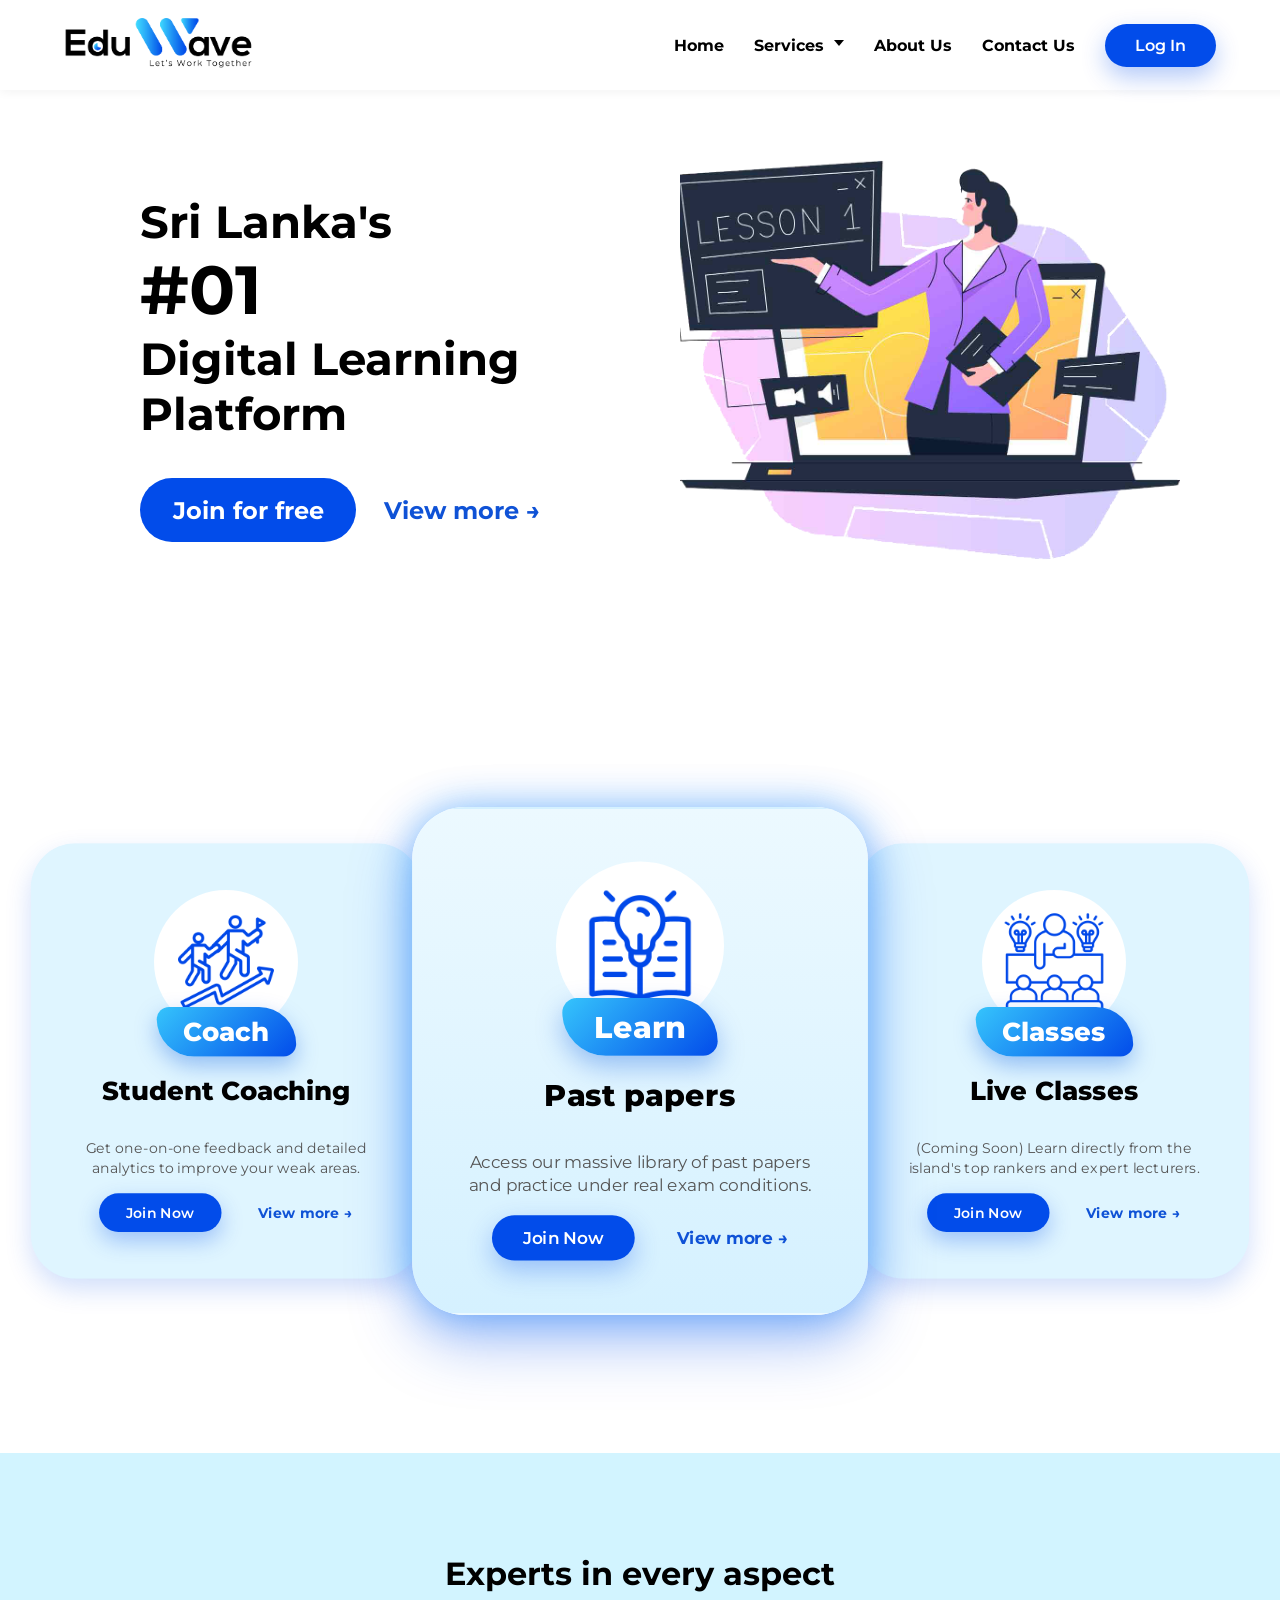
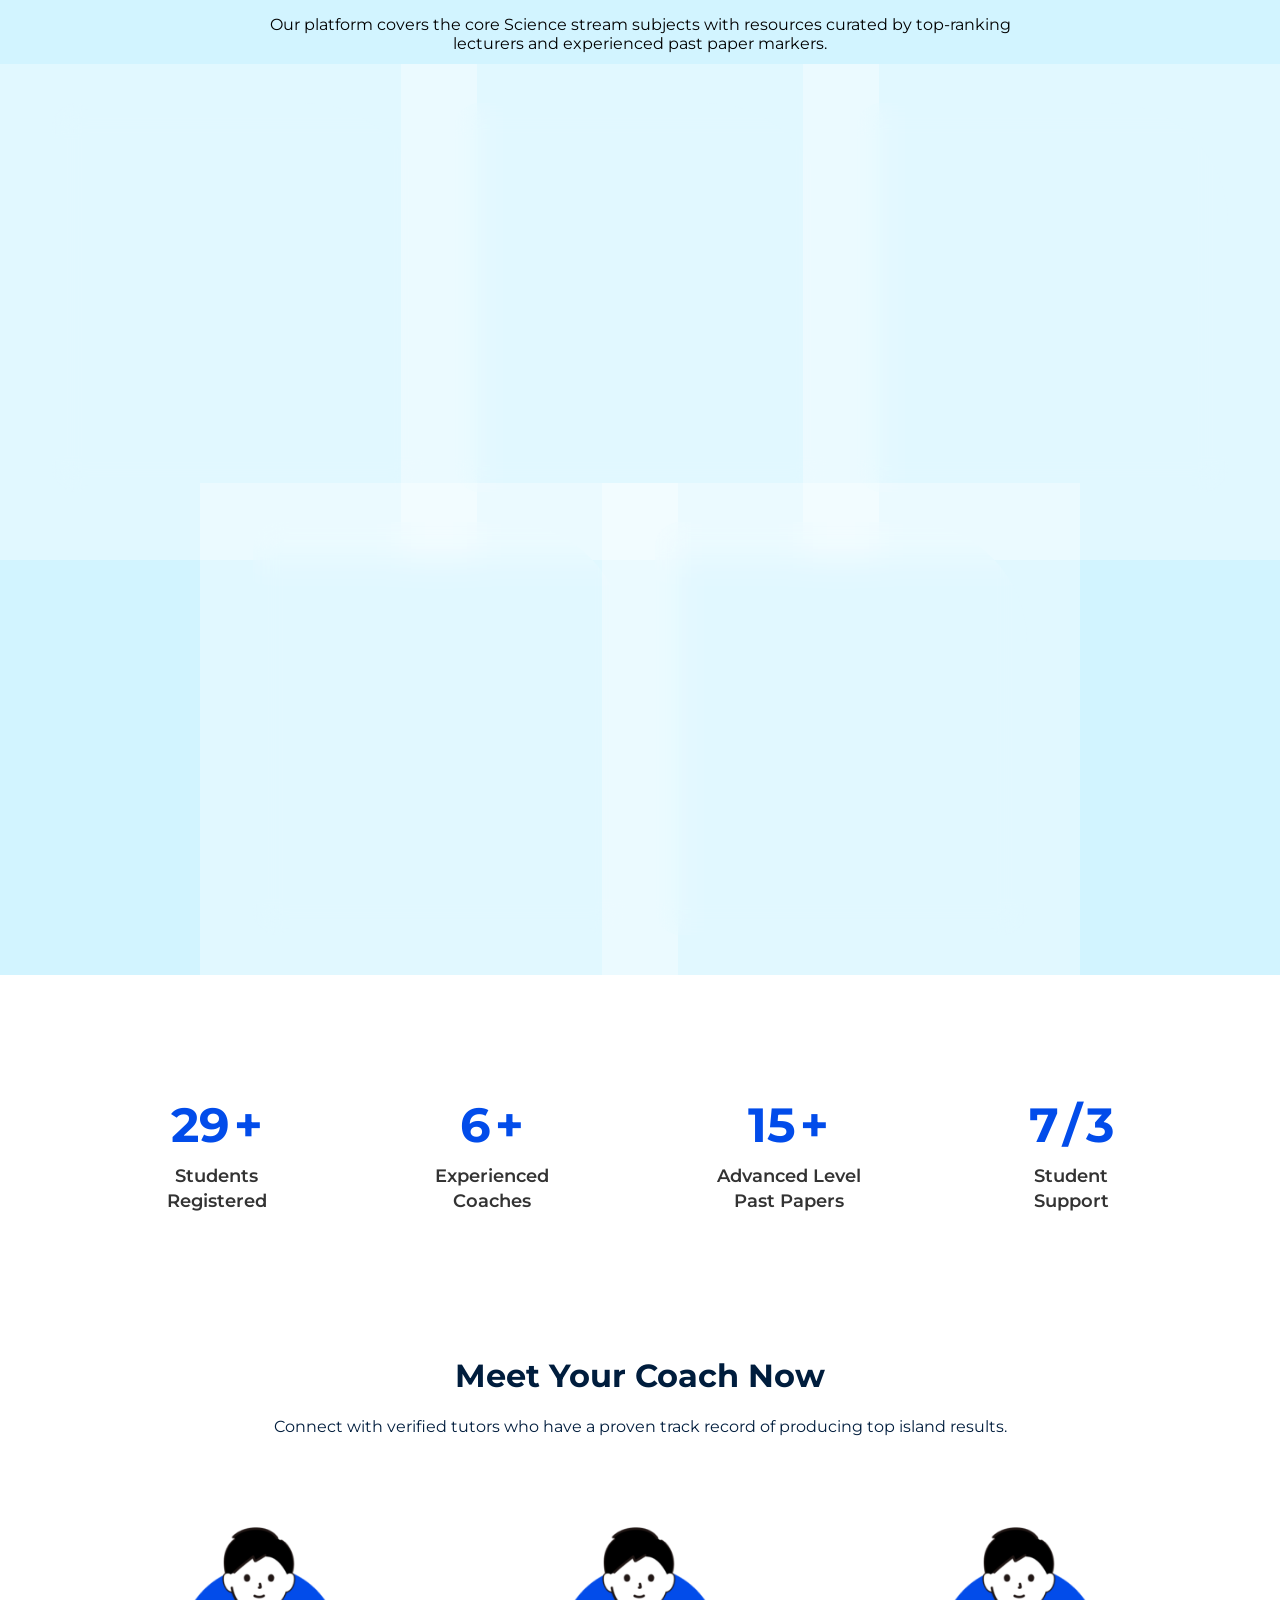
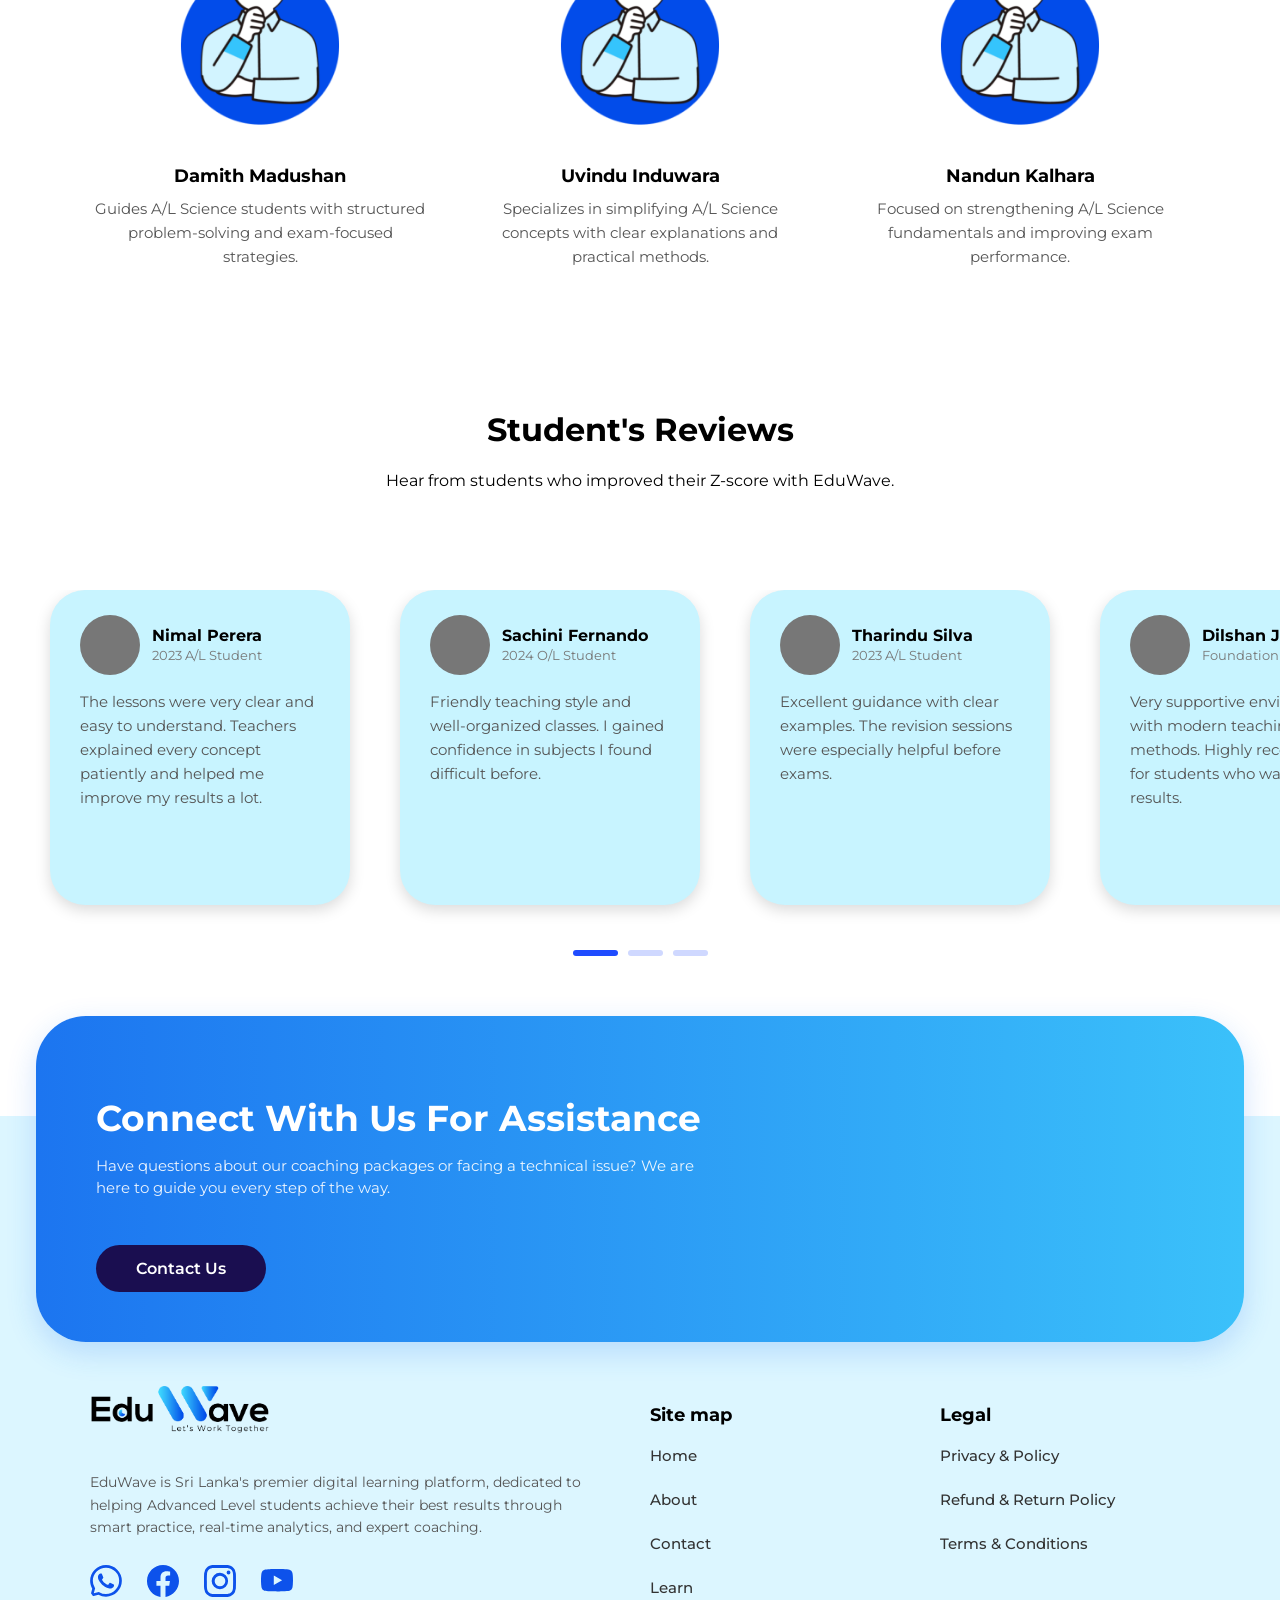
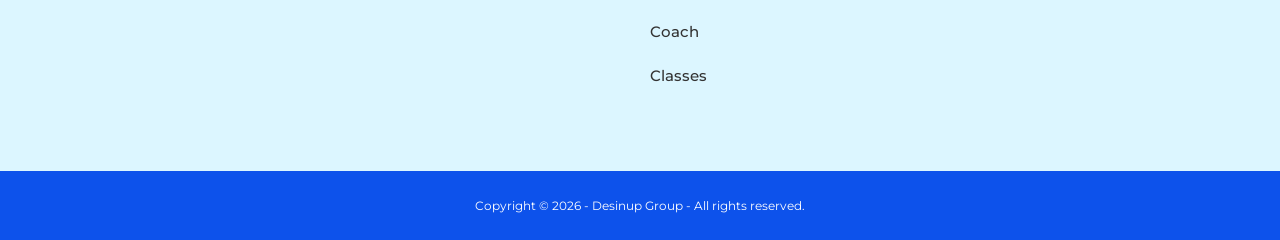
<file: index.html>
<!doctype html>
<html lang="en">

<head>
    <title>EduWave | Let's Work Together</title>
    <link rel="icon" type="image/png" href="assets/img/Favicon.png">
    <link rel="stylesheet" href="assets/css/style.css">
    <meta charset="UTF-8">
    <meta name="viewport" content="width=device-width, initial-scale=1.0">
    <script src="script.js"></script>
</head>

<body>

    <!-- HEADER -->
    <div>
        <header>
            <a href="index.html"> <img id="img_logo" src="assets/img/Logo-Black-C.png" alt="EduWave Logo">
            </a>
            <div class="hamburger" id="hamburger" aria-expanded="false" aria-label="Toggle navigation menu">
                <span></span>
                <span></span>
                <span></span>
            </div>

            <nav id="nav_bar">
                <a href="#">Home</a>

                <div class="dropdown" id="services-dropdown">
                    <a href="services.html" class="dropbtn">Services <span class="arrow"></span></a>
                    <div class="dropdown-content">
                        <a href="learn.html">Learn</a>
                        <a href="coach.html">Coach</a>
                        <a href="https://eduwave.lk/comingsoon">Classes</a>
                    </div>
                </div>

                <a href="about.html">About Us</a>
                <a href="contact.html">Contact Us</a>
                <button id="openLoginBtn" class="pricing-btn">Log In</button>

            </nav>
        </header>

    </div>

    <!-- HERO SECTION -->
    <section id="home_set">
        <div id="div_1">
            <h1>Sri Lanka's <br><span style="font-size: 150%;">#01</span><br> Digital Learning <br>Platform</h1>

            <a href="login.html"> <button id="bt_1">Join for free</button></a>
            <a class="pricing-link" href="services.html"><span style="font-size: 150%;padding: 20px;">View more
                    &rarr;</span></a>
        </div>

        <div>
            <img id="img_home" src="assets/img/home_1.png" alt="Home Image">
        </div>
    </section>

    <!-- ============================================== -->
    <section id="services_set">

        <div class="pricing-container">

            <!-- Card 1 -->
            <div class="pricing-card">
                <div class="avatar-section">
                    <div class="circle">
                        <img class="circle_img" src="assets/img/coach-icon-w.png" alt="Coach Icon">
                    </div>
                    <div class="pricing-badge">Coach</div>
                </div>
                <h2 class="pricing-title">Student Coaching</h2>
                <p class="pricing-desc">
                    Get one-on-one feedback and detailed analytics to improve your weak areas.
                </p>
                <div class="pricing-actions">
                    <a href="https://coach.eduwave.lk/student-registration"><button class="pricing-btn">Join
                            Now</button></a>
                    <a href="coach.html" class="pricing-link">View more &rarr;</a>
                </div>
            </div>

            <!-- Card 2 (Featured) -->
            <div class="pricing-card featured">
                <div class="avatar-section">
                    <div class="circle">
                        <img class="circle_img" src="assets/img/learn-icon-w.png" alt="Learn Icon">
                    </div>
                    <div class="pricing-badge">Learn</div>
                </div>
                <h2 class="pricing-title">Past papers</h2>
                <p class="pricing-desc">
                    Access our massive library of past papers and practice under real exam conditions.
                </p>
                <div class="pricing-actions">
                    <a href="https://learn.eduwave.lk/my/"><button class="pricing-btn">Join Now</button></a>
                    <a href="learn.html" class="pricing-link">View more &rarr;</a>
                </div>
            </div>

            <!-- Card 3 -->
            <div class="pricing-card">
                <div class="avatar-section">
                    <div class="circle">
                        <img class="circle_img" src="assets/img/classes-icon-w.png" alt="Classes Icon">
                    </div>
                    <div class="pricing-badge">Classes</div>
                </div>
                <h2 class="pricing-title">Live Classes</h2>
                <p class="pricing-desc">
                    (Coming Soon) Learn directly from the island's top rankers and expert lecturers.
                </p>
                <div class="pricing-actions">
                    <a href="https://eduwave.lk/comingsoon"><button class="pricing-btn">Join Now</button></a>
                    <a href="https://eduwave.lk/comingsoon" class="pricing-link">View more &rarr;</a>
                </div>
            </div>

        </div>
    </section>
    <!-- ============================================== -->

    <!-- CARDS SECTION -->
    <div id="div_2">

        <h1 id="pt_1">Experts in every aspect</h1>
        <p id="pt_2">
            Our platform covers the core Science stream subjects with resources curated by top-ranking <br>lecturers and
            experienced past paper markers.
        </p>

        <div class="cards-container">

            <!-- Card 1 -->
            <div class="card">
                <div class="badge">01</div>
                <h2 class="card-title">Combined Maths</h2>
                <p class="card-desc">Master Pure and Applied Mathematics. We break down complex calculus, trigonometry,
                    and mechanics problems into understandable steps.</p>
                <a href="https://learn.eduwave.lk/course/view.php?id=6"><button class="card-btn">View Papers →</button></a>
            </div>

            <!-- Card 2 -->
            <div class="card">
                <div class="badge">02</div>
                <h2 class="card-title">Physics</h2>
                <p class="card-desc">Visualize the laws of the universe. From mechanics to electronics, get clear
                    explanations for both theory and practical questions.</p>
                <a href="https://learn.eduwave.lk/course/view.php?id=3"><button class="card-btn">View Papers →</button></a>
            </div>

            <!-- Card 3 -->
            <div class="card">
                <div class="badge">03</div>
                <h2 class="card-title">Chemistry</h2>
                <p class="card-desc">Understand the elements. We simplify organic reaction mechanisms, physical
                    chemistry calculations, and inorganic trends.</p>
                <a href="https://learn.eduwave.lk/course/view.php?id=3"><button class="card-btn">View Papers →</button></a>
            </div>

            <!-- Card 4 --> 
             
            <div class="card">
                <div class="badge">04</div>
                <h2 class="card-title">Biology</h2>
                <p class="card-desc">Explore the science of life. Get comprehensive notes and clear diagrams covering
                    everything from cellular biology to environmental science.</p>
                <a href="https://learn.eduwave.lk/course/view.php?id=4"><button class="card-btn">View Papers →</button></a>
            </div>

            <!-- Card 5 -->
            <div class="card">
                <div class="badge">05</div>
                <h2 class="card-title">ICT</h2>
                <p class="card-desc">Code your future. Learn algorithms, database management, and networking concepts
                    essential for the A/L ICT syllabus.</p>
                <a href="https://learn.eduwave.lk/course/view.php?id=7"><button class="card-btn">View Papers →</button></a>
            </div>

        </div>

    </div>

    <div id="div_3">

        <div class="counter_box">
            <div class="counter_line">
                <span class="counter" data-target="100">0</span><span class="counter1">+</span>
            </div>
            <h2>Students<br>Registered</h2>
        </div>

        <div class="counter_box">
            <div class="counter_line">
                <span class="counter" data-target="20">0</span><span class="counter1">+</span>
            </div>
            <h2>Experienced<br>Coaches</h2>
        </div>

        <div class="counter_box">
            <div class="counter_line">
                <span class="counter" data-target="50">0</span><span class="counter1">+</span>
            </div>
            <h2>Advanced Level<br>Past Papers</h2>
        </div>

        <div class="counter_box">
            <div class="counter_line">
                <span class="counter" data-target="24">0</span><span class="counter1">/</span>
                <span class="counter" data-target="7">0</span>
            </div>
            <h2>Student<br>Support</h2>
        </div>

    </div>

    <div id="div_4">

        <h1 id="pt_1">Meet Your Coach Now</h1>
        <p id="pt_2">
            Connect with verified tutors who have a proven track record of producing top island results.
        </p>

        <div class="coach_cards_container">
            <!-- Card 1 -->
            <div class="Coach_card">

                <img src="assets/img/coach.png" alt="Coach Image 1">
                <h3 class="member-name">Damith Madushan</h3>
                <p class="card-desc">
                    Guides A/L Science students with structured problem-solving and exam-focused strategies.
                </p>
            </div>

            <!-- Card 2 -->
            <div class="Coach_card">

                <img src="assets/img/coach.png" alt="Coach Image 2">
                <h3 class="member-name">Uvindu Induwara</h3>
                <p class="card-desc">
                    Specializes in simplifying A/L Science concepts with clear explanations and practical methods.
                </p>
            </div>

            <!-- Card 3 -->
            <div class="Coach_card">

                <img src="assets/img/coach.png" alt="Coach Image 3">
                <h3 class="member-name">Nandun Kalhara</h3>
                <p class="card-desc">
                    Focused on strengthening A/L Science fundamentals and improving exam performance.
                </p>
            </div>
        </div>





    </div>

    <div id="div_5">
        <h1 id="pt_1">Student's Reviews</h1>
        <p id="pt_2">
            Hear from students who improved their Z-score with EduWave.
        </p>

        <div id="review_cards_container">

            <!-- === ORIGINAL SET (1–5) === -->

            <!-- Card 1 -->
            <div class="review_card">
                <div class="review_header">
                    <div class="review_circle"></div>
                    <div>
                        <h2 class="reviewer_name">Nimal Perera</h2>
                        <p class="reviewer_Status">2023 A/L Student</p>
                    </div>
                </div>
                <p class="card-desc">
                    The lessons were very clear and easy to understand. Teachers explained
                    every concept patiently and helped me improve my results a lot.
                </p>
            </div>

            <!-- Card 2 -->
            <div class="review_card">
                <div class="review_header">
                    <div class="review_circle"></div>
                    <div>
                        <h2 class="reviewer_name">Sachini Fernando</h2>
                        <p class="reviewer_Status">2024 O/L Student</p>
                    </div>
                </div>
                <p class="card-desc">
                    Friendly teaching style and well-organized classes. I gained confidence
                    in subjects I found difficult before.
                </p>
            </div>

            <!-- Card 3 -->
            <div class="review_card">
                <div class="review_header">
                    <div class="review_circle"></div>
                    <div>
                        <h2 class="reviewer_name">Tharindu Silva</h2>
                        <p class="reviewer_Status">2023 A/L Student</p>
                    </div>
                </div>
                <p class="card-desc">
                    Excellent guidance with clear examples. The revision sessions were
                    especially helpful before exams.
                </p>
            </div>

            <!-- Card 4 -->
            <div class="review_card">
                <div class="review_header">
                    <div class="review_circle"></div>
                    <div>
                        <h2 class="reviewer_name">Dilshan Jayasinghe</h2>
                        <p class="reviewer_Status">Foundation Student</p>
                    </div>
                </div>
                <p class="card-desc">
                    Very supportive environment with modern teaching methods.
                    Highly recommended for students who want good results.
                </p>
            </div>

            <!-- Card 5 -->
            <div class="review_card">
                <div class="review_header">
                    <div class="review_circle"></div>
                    <div>
                        <h2 class="reviewer_name">Kavindi Rathnayake</h2>
                        <p class="reviewer_Status">2024 A/L Student</p>
                    </div>
                </div>
                <p class="card-desc">
                    Lessons were engaging and easy to follow. I really appreciate the
                    individual attention given to students.
                </p>
            </div>

            <!-- === DUPLICATE SET (6–10) === -->

            <!-- Card 6 (Duplicate of 1) -->
            <div class="review_card">
                <div class="review_header">
                    <div class="review_circle"></div>
                    <div>
                        <h2 class="reviewer_name">Nimal Perera</h2>
                        <p class="reviewer_Status">2023 A/L Student</p>
                    </div>
                </div>
                <p class="card-desc">
                    The lessons were very clear and easy to understand. Teachers explained
                    every concept patiently and helped me improve my results a lot.
                </p>
            </div>

            <!-- Card 7 (Duplicate of 2) -->
            <div class="review_card">
                <div class="review_header">
                    <div class="review_circle"></div>
                    <div>
                        <h2 class="reviewer_name">Sachini Fernando</h2>
                        <p class="reviewer_Status">2024 O/L Student</p>
                    </div>
                </div>
                <p class="card-desc">
                    Friendly teaching style and well-organized classes. I gained confidence
                    in subjects I found difficult before.
                </p>
            </div>

            <!-- Card 8 (Duplicate of 3) -->
            <div class="review_card">
                <div class="review_header">
                    <div class="review_circle"></div>
                    <div>
                        <h2 class="reviewer_name">Tharindu Silva</h2>
                        <p class="reviewer_Status">2023 A/L Student</p>
                    </div>
                </div>
                <p class="card-desc">
                    Excellent guidance with clear examples. The revision sessions were
                    especially helpful before exams.
                </p>
            </div>

            <!-- Card 9 (Duplicate of 4) -->
            <div class="review_card">
                <div class="review_header">
                    <div class="review_circle"></div>
                    <div>
                        <h2 class="reviewer_name">Dilshan Jayasinghe</h2>
                        <p class="reviewer_Status">Foundation Student</p>
                    </div>
                </div>
                <p class="card-desc">
                    Very supportive environment with modern teaching methods.
                    Highly recommended for students who want good results.
                </p>
            </div>

            <!-- Card 10 (Duplicate of 5) -->
            <div class="review_card">
                <div class="review_header">
                    <div class="review_circle"></div>
                    <div>
                        <h2 class="reviewer_name">Kavindi Rathnayake</h2>
                        <p class="reviewer_Status">2024 A/L Student</p>
                    </div>
                </div>
                <p class="card-desc">
                    Lessons were engaging and easy to follow. I really appreciate the
                    individual attention given to students.
                </p>
            </div>

        </div>
        <div class="slider-indicators">
            <span class="indicator active"></span>
            <span class="indicator"></span>
            <span class="indicator"></span>
        </div>
    </div>


    <footer class="footer-section">

        <!-- Floating CTA Card -->
        <div class="cta-card">
            <div class="cta-content">
                <h2>Connect With Us For Assistance</h2>
                <p>Have questions about our coaching packages or facing a technical issue? We are here to guide you
                    every step of the way.
                </p>
                <a href="contact.html"><button class="cta-btn">Contact Us</button></a>
            </div>

        </div>

        <!-- Main Content -->
        <div class="footer-container">
            <div class="footer-row">

                <!-- Brand Info -->
                <div class="footer-col brand-col">
                    <div class="logo">
                        <!-- Make sure this path is correct for your project -->
                        <img id="footer_logo" src="assets/img/Logo-Black-C.png" alt="EduWave Logo">
                    </div>
                    <p class="brand-desc">
                        EduWave is Sri Lanka's premier digital learning platform, dedicated to helping Advanced Level
                        students achieve their best results through smart practice, real-time analytics, and expert
                        coaching.
                    </p>
                    <div class="social-icons">
                        <a href="#"><svg xmlns="http://www.w3.org/2000/svg" width="32" height="32" fill="#0d52eb"
                                class="icon" viewBox="0 0 16 16">
                                <path
                                    d="M13.601 2.326A7.85 7.85 0 0 0 7.994 0C3.627 0 .068 3.558.064 7.926c0 1.399.366 2.76 1.057 3.965L0 16l4.204-1.102a7.9 7.9 0 0 0 3.79.965h.004c4.368 0 7.926-3.558 7.93-7.93A7.9 7.9 0 0 0 13.6 2.326zM7.994 14.521a6.6 6.6 0 0 1-3.356-.92l-.24-.144-2.494.654.666-2.433-.156-.251a6.56 6.56 0 0 1-1.007-3.505c0-3.626 2.957-6.584 6.591-6.584a6.56 6.56 0 0 1 4.66 1.931 6.56 6.56 0 0 1 1.928 4.66c-.004 3.639-2.961 6.592-6.592 6.592m3.615-4.934c-.197-.099-1.17-.578-1.353-.646-.182-.065-.315-.099-.445.099-.133.197-.513.646-.627.775-.114.133-.232.148-.43.05-.197-.1-.836-.308-1.592-.985-.59-.525-.985-1.175-1.103-1.372-.114-.198-.011-.304.088-.403.087-.088.197-.232.296-.346.1-.114.133-.198.198-.33.065-.134.034-.248-.015-.347-.05-.099-.445-1.076-.612-1.47-.16-.389-.323-.335-.445-.34-.114-.007-.247-.007-.38-.007a.73.73 0 0 0-.529.247c-.182.198-.691.677-.691 1.654s.71 1.916.81 2.049c.098.133 1.394 2.132 3.383 2.992.47.205.84.326 1.129.418.475.152.904.129 1.246.08.38-.058 1.171-.48 1.338-.943.164-.464.164-.86.114-.943-.049-.084-.182-.133-.38-.232" />
                            </svg></a>
                        <a href="#"><svg xmlns="http://www.w3.org/2000/svg" width="32" height="32" fill="#0d52eb"
                                class="icon" viewBox="0 0 16 16">
                                <path
                                    d="M16 8.049c0-4.446-3.582-8.05-8-8.05C3.58 0-.002 3.603-.002 8.05c0 4.017 2.926 7.347 6.75 7.951v-5.625h-2.03V8.05H6.75V6.275c0-2.017 1.195-3.131 3.022-3.131.876 0 1.791.157 1.791.157v1.98h-1.009c-.993 0-1.303.621-1.303 1.258v1.51h2.218l-.354 2.326H9.25V16c3.824-.604 6.75-3.934 6.75-7.951" />
                            </svg></a>
                        <a href="#"><svg xmlns="http://www.w3.org/2000/svg" width="32" height="32" fill="#0d52eb"
                                class="icon" viewBox="0 0 16 16">
                                <path
                                    d="M8 0C5.829 0 5.556.01 4.703.048 3.85.088 3.269.222 2.76.42a3.9 3.9 0 0 0-1.417.923A3.9 3.9 0 0 0 .42 2.76C.222 3.268.087 3.85.048 4.7.01 5.555 0 5.827 0 8.001c0 2.172.01 2.444.048 3.297.04.852.174 1.433.372 1.942.205.526.478.972.923 1.417.444.445.89.719 1.416.923.51.198 1.09.333 1.942.372C5.555 15.99 5.827 16 8 16s2.444-.01 3.298-.048c.851-.04 1.434-.174 1.943-.372a3.9 3.9 0 0 0 1.416-.923c.445-.445.718-.891.923-1.417.197-.509.332-1.09.372-1.942C15.99 10.445 16 10.173 16 8s-.01-2.445-.048-3.299c-.04-.851-.175-1.433-.372-1.941a3.9 3.9 0 0 0-.923-1.417A3.9 3.9 0 0 0 13.24.42c-.51-.198-1.092-.333-1.943-.372C10.443.01 10.172 0 7.998 0zm-.717 1.442h.718c2.136 0 2.389.007 3.232.046.78.035 1.204.166 1.486.275.373.145.64.319.92.599s.453.546.598.92c.11.281.24.705.275 1.485.039.843.047 1.096.047 3.231s-.008 2.389-.047 3.232c-.035.78-.166 1.203-.275 1.485a2.5 2.5 0 0 1-.599.919c-.28.28-.546.453-.92.598-.28.11-.704.24-1.485.276-.843.038-1.096.047-3.232.047s-2.39-.009-3.233-.047c-.78-.036-1.203-.166-1.485-.276a2.5 2.5 0 0 1-.92-.598 2.5 2.5 0 0 1-.6-.92c-.109-.281-.24-.705-.275-1.485-.038-.843-.046-1.096-.046-3.233s.008-2.388.046-3.231c.036-.78.166-1.204.276-1.486.145-.373.319-.64.599-.92s.546-.453.92-.598c.282-.11.705-.24 1.485-.276.738-.034 1.024-.044 2.515-.045zm4.988 1.328a.96.96 0 1 0 0 1.92.96.96 0 0 0 0-1.92m-4.27 1.122a4.109 4.109 0 1 0 0 8.217 4.109 4.109 0 0 0 0-8.217m0 1.441a2.667 2.667 0 1 1 0 5.334 2.667 2.667 0 0 1 0-5.334" />
                            </svg></a>
                        <a href="#"><svg xmlns="http://www.w3.org/2000/svg" width="32" height="32" fill="#0d52eb"
                                class="icon" viewBox="0 0 16 16">
                                <path
                                    d="M8.051 1.999h.089c.822.003 4.987.033 6.11.335a2.01 2.01 0 0 1 1.415 1.42c.101.38.172.883.22 1.402l.01.104.022.26.008.104c.065.914.073 1.77.074 1.957v.075c-.001.194-.01 1.108-.082 2.06l-.008.105-.009.104c-.05.572-.124 1.14-.235 1.558a2.01 2.01 0 0 1-1.415 1.42c-1.16.312-5.569.334-6.18.335h-.142c-.309 0-1.587-.006-2.927-.052l-.17-.006-.087-.004-.171-.007-.171-.007c-1.11-.049-2.167-.128-2.654-.26a2.01 2.01 0 0 1-1.415-1.419c-.111-.417-.185-.986-.235-1.558L.09 9.82l-.008-.104A31 31 0 0 1 0 7.68v-.123c.002-.215.01-.958.064-1.778l.007-.103.003-.052.008-.104.022-.26.01-.104c.048-.519.119-1.023.22-1.402a2.01 2.01 0 0 1 1.415-1.42c.487-.13 1.544-.21 2.654-.26l.17-.007.172-.006.086-.003.171-.007A100 100 0 0 1 7.858 2zM6.4 5.209v4.818l4.157-2.408z" />
                            </svg></a>
                    </div>
                </div>

                <!-- Site Map -->
                <div class="footer-col links-col">
                    <h3>Site map</h3>
                    <ul>
                        <li><a href="#">Home</a></li>
                        <li><a href="about.html">About</a></li>
                        <li><a href="contact.html">Contact</a></li>
                        <li><a href="learn.html">Learn</a></li>
                        <li><a href="coach.html">Coach</a></li>
                        <li><a href="https://eduwave.lk/comingsoon">Classes</a></li>
                    </ul>
                </div>

                <!-- Legal -->
                <div class="footer-col links-col">
                    <h3>Legal</h3>
                    <ul>
                        <li><a href="https://coach.eduwave.lk/privacy-policy">Privacy & Policy</a></li>
                        <li><a href="#">Refund & Return Policy</a></li>
                        <li><a href="#">Terms & Conditions</a></li>
                    </ul>
                </div>
            </div>
        </div>

        <!-- Copyright -->
        <div class="copyright-bar">
            <p>Copyright © 2026 - Desinup Group - All rights reserved.</p>
        </div>
    </footer>

    <!-- Pop-up window -->

    <div class="popup-overlay" id="popupOverlay">
        <section id="login_section">
            <span class="close-btn" id="closeBtn">&times;</span>
            <h2 class="login_h2">Choose a platform to login</h2>
            <div class="line_01_login"></div>

            <div class="login-container">

                <!-- Card 1 -->
                <div class="pricing-card">
                    <div class="avatar-section">
                        <div class="pricing-badge-login">Coach</div>
                        <div class="circle_login">
                            <img class="circle_img_login" src="assets/img/coach-icon.png" alt="Coach Icon">
                        </div>
                    </div>
                    <h2 class="pricing-title">Student Coaching</h2>
                    <p class="pricing-desc">
                        Log in to access your premium dashboard, progress analytics, and advanced answer guides.
                    </p><br>
                    <a href="https://coach.eduwave.lk/dashboard"><button class="pricing-btn-login">Select</button></a>

                </div>

                <!-- Card 2 (Featured) -->
                <div class="pricing-card">

                    <div class="avatar-section">
                        <div class="pricing-badge-login">Learn</div>
                        <div class="circle_login">
                            <img class="circle_img_login" src="assets/img/learn-icon.png" alt="Learn Icon">

                        </div>
                    </div>

                    <h2 class="pricing-title">Past papers</h2>
                    <p class="pricing-desc">
                        Log in to attempt free past papers and save your quiz history.
                    </p><br>
                    <a href="https://learn.eduwave.lk/my/"><button class="pricing-btn-login">Select</button></a>

                </div>

                <!-- Card 3 -->
                <div class="pricing-card">
                    <div class="avatar-section">
                        <div class="pricing-badge-login">Classes</div>
                        <div class="circle_login">
                            <img class="circle_img_login" src="assets/img/classes-icon.png" alt="Classes Icon">

                        </div>
                    </div>
                    <h2 class="pricing-title">Live Classes</h2>
                    <p class="pricing-desc">
                        Log in to access live streams, class recordings, and tutor materials.
                    </p><br>
                    <a href="https://eduwave.lk/comingsoon"><button class="pricing-btn-login">Select</button></a>
                </div>

            </div>
        </section>
    </div>

    <div id="preloader">
        <img src="assets/img/loader.gif" alt="Loading">
    </div>
</body>

</html>
</file>
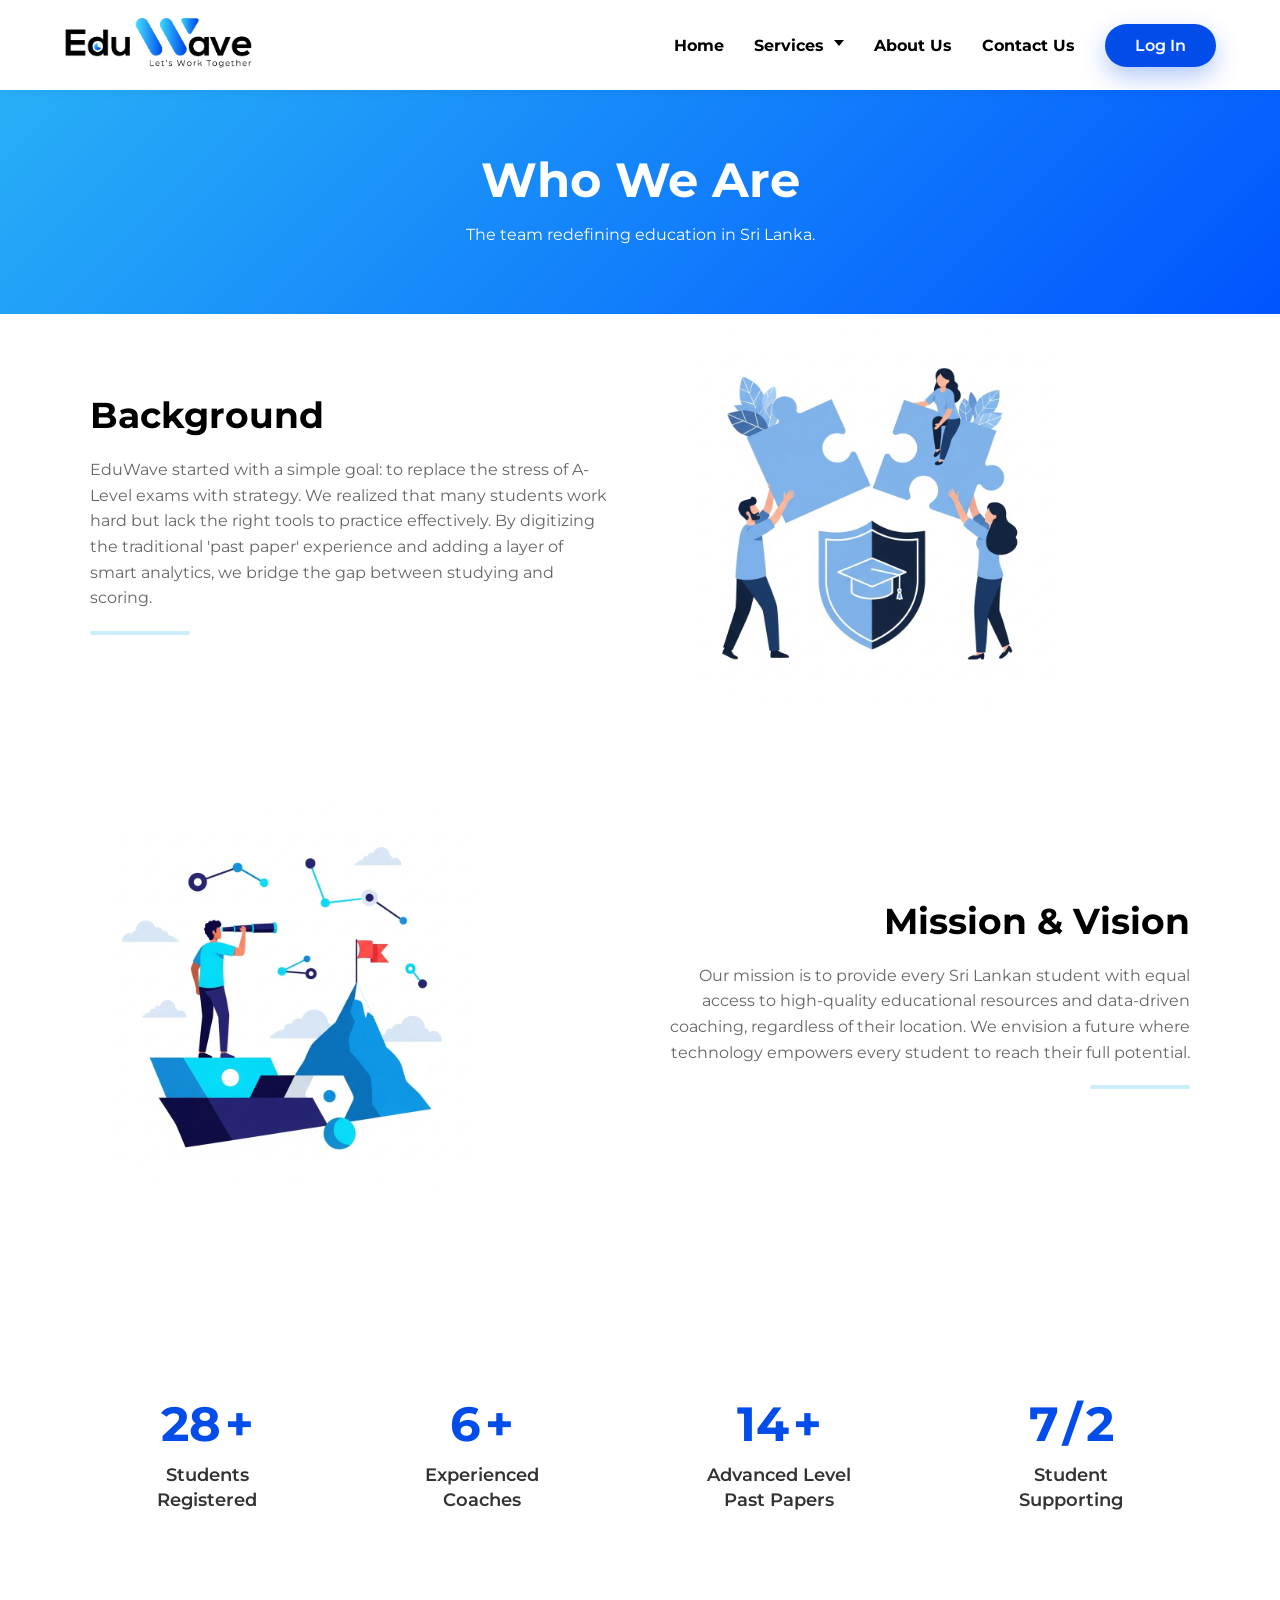
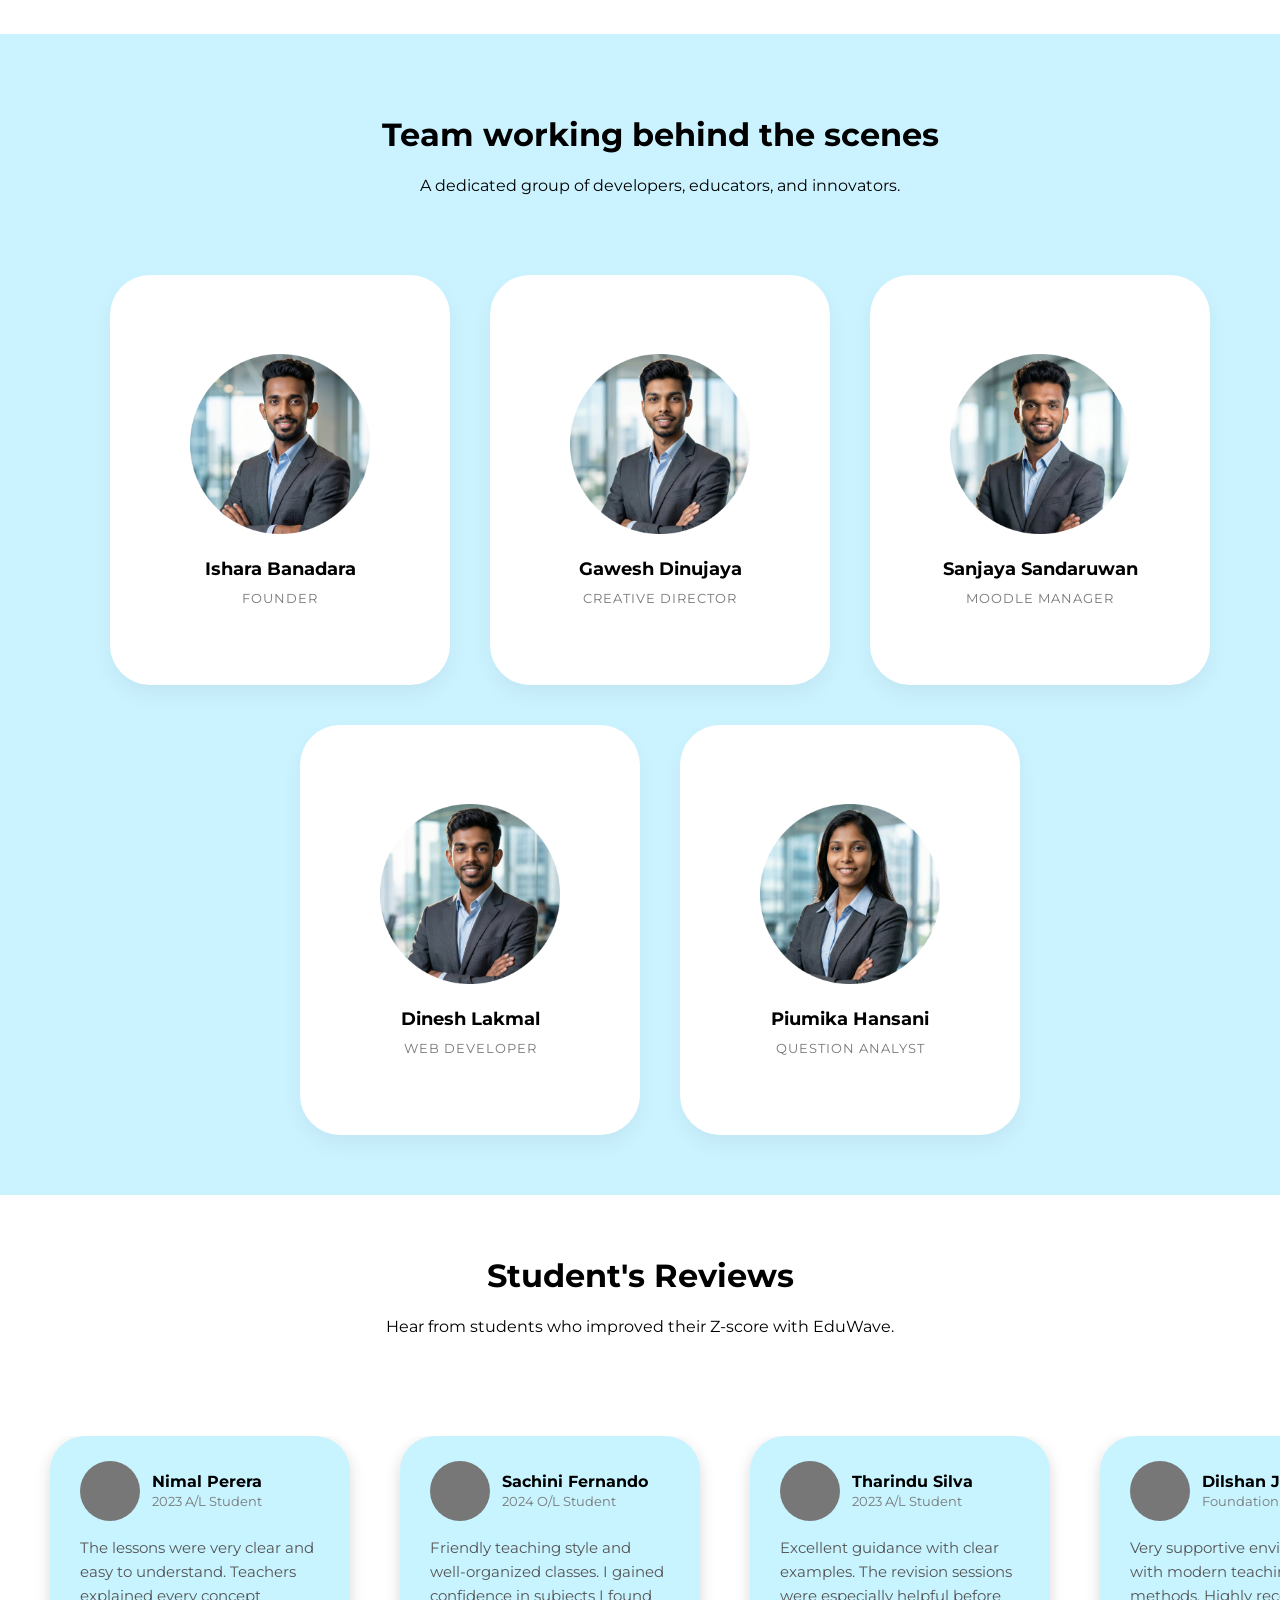
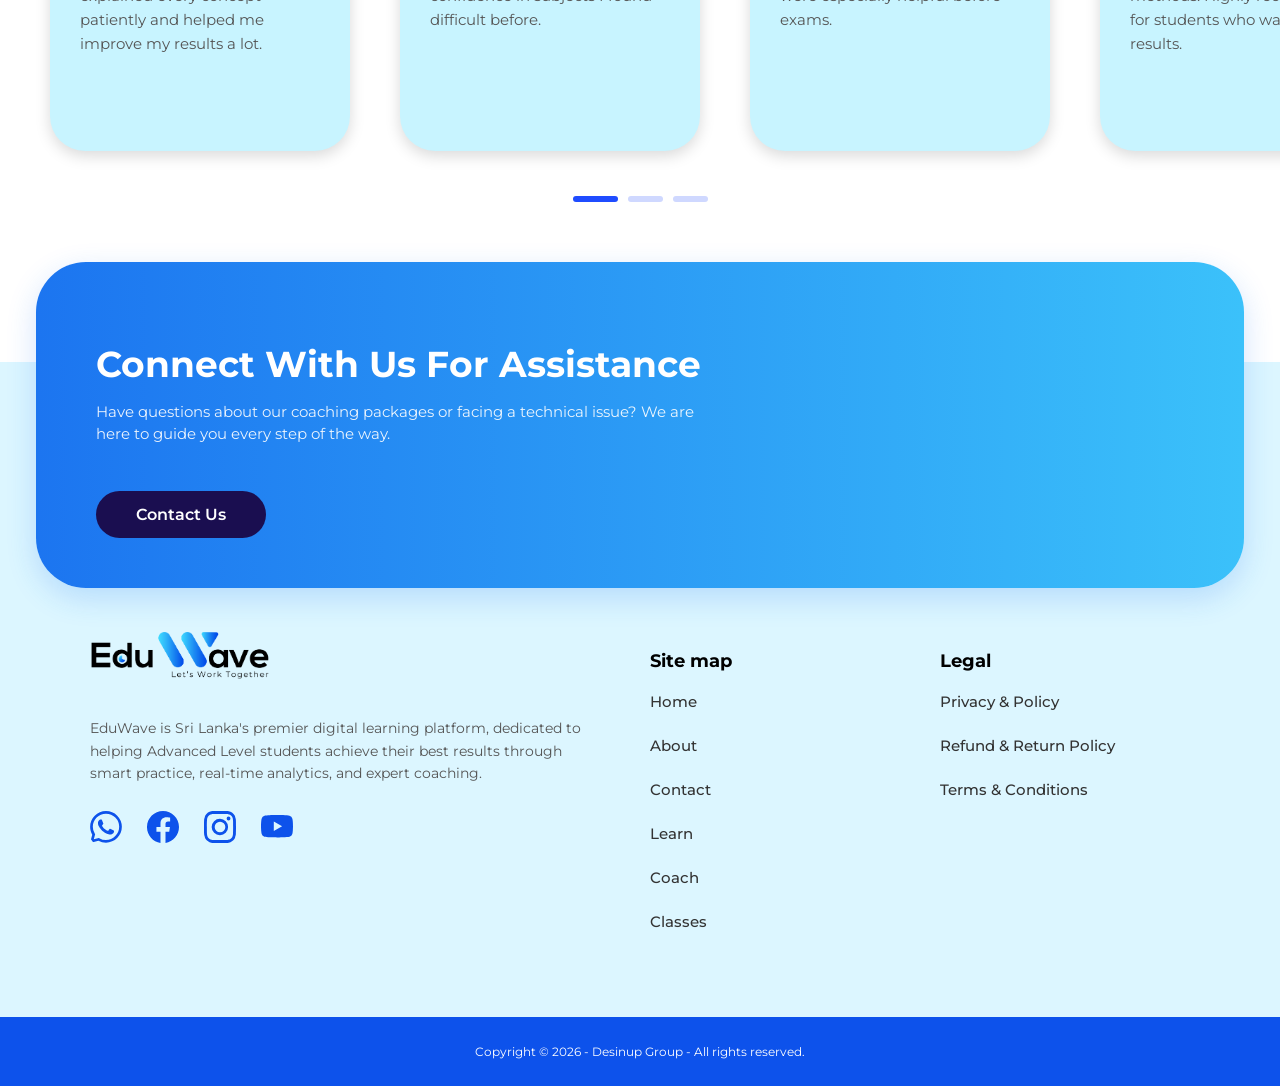
<file: about.html>
<!doctype html>
<html lang="en">

<head>
    <title>EduWave | Let's Work Together</title>
    <link rel="icon" type="image/png" href="assets/img/Favicon.png">
     <link rel="stylesheet" href="assets/css/style.css">
    <meta charset="UTF-8">
    <meta name="viewport" content="width=device-width, initial-scale=1.0">
    <script src="script.js"></script>
</head>

<body>

    <!-- HEADER -->
    <div>
        <header>
            <a href="index.html"> <img id="img_logo" src="assets/img/Logo-Black-C.png" alt="EduWave Logo">
            </a>
            <div class="hamburger" id="hamburger" aria-expanded="false" aria-label="Toggle navigation menu">
                <span></span>
                <span></span>
                <span></span>
            </div>

            <nav id="nav_bar">
                <a href="index.html">Home</a>

                <div class="dropdown" id="services-dropdown">
                    <a href="services.html" class="dropbtn">Services <span class="arrow"></span></a>
                    <div class="dropdown-content">
                        <a href="learn.html">Learn</a>
                        <a href="coach.html">Coach</a>
                        <a href="https://eduwave.lk/comingsoon">Classes</a>
                    </div>
                </div>

                <a href="#">About Us</a>
                <a href="contact.html">Contact Us</a>
                <button id="openLoginBtn" class="pricing-btn">Log In</button>

            </nav>
        </header>

    </div>

    <div id="head_01">
        <span>Home > About</span>
        <div>
            <h1>Who We Are</h1>
            <p>The team redefining education in Sri Lanka.</p>
        </div>
    </div>

    <div id="main_01">

        <!-- Section 1 -->
        <div class="row_01">
            <div class="text_01">
                <h2>Background</h2>
                <p>EduWave started with a simple goal: to replace the stress of A-Level exams with strategy. We realized
                    that many students work hard but lack the right tools to practice effectively. By digitizing the
                    traditional 'past paper' experience and adding a layer of smart analytics, we bridge the gap between
                    studying and scoring.</p>
                <div class="line_01"></div>
            </div>
            <div class="img_01">
                <img class="box_01" src="assets/img/background.png" alt="background illustration">
            </div>
        </div>

        <!-- Section 2 -->
        <div class="row_01 rev_01">
            <div class="img_01">
                <img class="box_01" src="assets/img/mission.png" alt="mission illustration">
            </div>
            <div class="text_01 right_01">
                <h2>Mission & Vision</h2>
                <p>Our mission is to provide every Sri Lankan student with equal access to high-quality educational
                    resources and data-driven coaching, regardless of their location. We envision a future where
                    technology empowers every student to reach their full potential.</p>
                <div class="line_01"></div>
            </div>
        </div>

    </div>

    <span style="background-color: white;">
        <div id="div_3">

            <div class="counter_box">
                <div class="counter_line">
                    <span class="counter" data-target="100">0</span><span class="counter1">+</span>
                </div>
                <h2>Students<br>Registered</h2>
            </div>

            <div class="counter_box">
                <div class="counter_line">
                    <span class="counter" data-target="20">0</span><span class="counter1">+</span>
                </div>
                <h2>Experienced<br>Coaches</h2>
            </div>

            <div class="counter_box">
                <div class="counter_line">
                    <span class="counter" data-target="50">0</span><span class="counter1">+</span>
                </div>
                <h2>Advanced Level<br>Past Papers</h2>
            </div>

            <div class="counter_box">
                <div class="counter_line">
                    <span class="counter" data-target="24">0</span><span class="counter1">/</span>
                    <span class="counter" data-target="7">0</span>
                </div>
                <h2>Student<br>Supporting</h2>
            </div>

        </div>
    </span>

    <div id="div_team">

        <!-- Updated Heading to match image text -->
        <h1 id="pt_1">Team working behind the scenes</h1>
        <p id="pt_2">
            A dedicated group of developers, educators, and innovators.
        </p>

        <!-- Renamed container -->
        <div class="team_cards_container">

            <!-- Card 1 -->
            <div class="team_card">
                <img src="assets/img/ishara.png" alt="Ishara Banadara">
                <h3 class="member-name">Ishara Banadara</h3>
                <p class="member-role">Founder</p>
            </div>

            <!-- Card 2 -->
            <div class="team_card">
                <img src="assets/img/gawesh.png" alt="Gawesh Dinujaya">
                <h3 class="member-name">Gawesh Dinujaya</h3>
                <p class="member-role">Creative Director</p>
            </div>

            <!-- Card 3 -->
            <div class="team_card">
                <img src="assets/img/sanjaya.png" alt="Sanjaya Sandaruwan">
                <h3 class="member-name">Sanjaya Sandaruwan</h3>
                <p class="member-role">Moodle Manager</p>
            </div>

            <!-- Card 4 -->
            <div class="team_card">
                <img src="assets/img/dinesh.png" alt="Dinesh Lakmal">
                <h3 class="member-name">Dinesh Lakmal</h3>
                <p class="member-role">Web Developer</p>
            </div>

            <!-- Card 5 -->
            <div class="team_card">
                <img src="assets/img/piumika.png" alt="Piumika Hansani">
                <h3 class="member-name">Piumika Hansani</h3>
                <p class="member-role">Question Analyst</p>
            </div>

        </div>
    </div>




    </div>

    <div id="div_5">
        <h1 id="pt_1">Student's Reviews</h1>
        <p id="pt_2">
            Hear from students who improved their Z-score with EduWave.
        </p>

        <div id="review_cards_container">

            <!-- === ORIGINAL SET (1–5) === -->

            <!-- Card 1 -->
            <div class="review_card">
                <div class="review_header">
                    <div class="review_circle"></div>
                    <div>
                        <h2 class="reviewer_name">Nimal Perera</h2>
                        <p class="reviewer_Status">2023 A/L Student</p>
                    </div>
                </div>
                <p class="card-desc">
                    The lessons were very clear and easy to understand. Teachers explained
                    every concept patiently and helped me improve my results a lot.
                </p>
            </div>

            <!-- Card 2 -->
            <div class="review_card">
                <div class="review_header">
                    <div class="review_circle"></div>
                    <div>
                        <h2 class="reviewer_name">Sachini Fernando</h2>
                        <p class="reviewer_Status">2024 O/L Student</p>
                    </div>
                </div>
                <p class="card-desc">
                    Friendly teaching style and well-organized classes. I gained confidence
                    in subjects I found difficult before.
                </p>
            </div>

            <!-- Card 3 -->
            <div class="review_card">
                <div class="review_header">
                    <div class="review_circle"></div>
                    <div>
                        <h2 class="reviewer_name">Tharindu Silva</h2>
                        <p class="reviewer_Status">2023 A/L Student</p>
                    </div>
                </div>
                <p class="card-desc">
                    Excellent guidance with clear examples. The revision sessions were
                    especially helpful before exams.
                </p>
            </div>

            <!-- Card 4 -->
            <div class="review_card">
                <div class="review_header">
                    <div class="review_circle"></div>
                    <div>
                        <h2 class="reviewer_name">Dilshan Jayasinghe</h2>
                        <p class="reviewer_Status">Foundation Student</p>
                    </div>
                </div>
                <p class="card-desc">
                    Very supportive environment with modern teaching methods.
                    Highly recommended for students who want good results.
                </p>
            </div>

            <!-- Card 5 -->
            <div class="review_card">
                <div class="review_header">
                    <div class="review_circle"></div>
                    <div>
                        <h2 class="reviewer_name">Kavindi Rathnayake</h2>
                        <p class="reviewer_Status">2024 A/L Student</p>
                    </div>
                </div>
                <p class="card-desc">
                    Lessons were engaging and easy to follow. I really appreciate the
                    individual attention given to students.
                </p>
            </div>

            <!-- === DUPLICATE SET (6–10) === -->

            <!-- Card 6 (Duplicate of 1) -->
            <div class="review_card">
                <div class="review_header">
                    <div class="review_circle"></div>
                    <div>
                        <h2 class="reviewer_name">Nimal Perera</h2>
                        <p class="reviewer_Status">2023 A/L Student</p>
                    </div>
                </div>
                <p class="card-desc">
                    The lessons were very clear and easy to understand. Teachers explained
                    every concept patiently and helped me improve my results a lot.
                </p>
            </div>

            <!-- Card 7 (Duplicate of 2) -->
            <div class="review_card">
                <div class="review_header">
                    <div class="review_circle"></div>
                    <div>
                        <h2 class="reviewer_name">Sachini Fernando</h2>
                        <p class="reviewer_Status">2024 O/L Student</p>
                    </div>
                </div>
                <p class="card-desc">
                    Friendly teaching style and well-organized classes. I gained confidence
                    in subjects I found difficult before.
                </p>
            </div>

            <!-- Card 8 (Duplicate of 3) -->
            <div class="review_card">
                <div class="review_header">
                    <div class="review_circle"></div>
                    <div>
                        <h2 class="reviewer_name">Tharindu Silva</h2>
                        <p class="reviewer_Status">2023 A/L Student</p>
                    </div>
                </div>
                <p class="card-desc">
                    Excellent guidance with clear examples. The revision sessions were
                    especially helpful before exams.
                </p>
            </div>

            <!-- Card 9 (Duplicate of 4) -->
            <div class="review_card">
                <div class="review_header">
                    <div class="review_circle"></div>
                    <div>
                        <h2 class="reviewer_name">Dilshan Jayasinghe</h2>
                        <p class="reviewer_Status">Foundation Student</p>
                    </div>
                </div>
                <p class="card-desc">
                    Very supportive environment with modern teaching methods.
                    Highly recommended for students who want good results.
                </p>
            </div>

            <!-- Card 10 (Duplicate of 5) -->
            <div class="review_card">
                <div class="review_header">
                    <div class="review_circle"></div>
                    <div>
                        <h2 class="reviewer_name">Kavindi Rathnayake</h2>
                        <p class="reviewer_Status">2024 A/L Student</p>
                    </div>
                </div>
                <p class="card-desc">
                    Lessons were engaging and easy to follow. I really appreciate the
                    individual attention given to students.
                </p>
            </div>

        </div>
        <div class="slider-indicators">
            <span class="indicator active"></span>
            <span class="indicator"></span>
            <span class="indicator"></span>
        </div>
    </div>


    <footer class="footer-section">

        <!-- Floating CTA Card -->
        <div class="cta-card">
            <div class="cta-content">
                <h2>Connect With Us For Assistance</h2>
                <p>Have questions about our coaching packages or facing a technical issue? We are here to guide you
                    every step of the way.
                </p>
                <a href="contact.html"><button class="cta-btn">Contact Us</button></a>
            </div>

        </div>

        <!-- Main Content -->
        <div class="footer-container">
            <div class="footer-row">

                <!-- Brand Info -->
                <div class="footer-col brand-col">
                    <div class="logo">
                        <!-- Make sure this path is correct for your project -->
                        <img id="footer_logo" src="assets/img/Logo-Black-C.png" alt="EduWave Logo">
                    </div>
                    <p class="brand-desc">
                        EduWave is Sri Lanka's premier digital learning platform, dedicated to helping Advanced Level
                        students achieve their best results through smart practice, real-time analytics, and expert
                        coaching.
                    </p>
                    <div class="social-icons">
                        <a href="#"><svg xmlns="http://www.w3.org/2000/svg" width="32" height="32" fill="#0d52eb"
                                class="icon" viewBox="0 0 16 16">
                                <path
                                    d="M13.601 2.326A7.85 7.85 0 0 0 7.994 0C3.627 0 .068 3.558.064 7.926c0 1.399.366 2.76 1.057 3.965L0 16l4.204-1.102a7.9 7.9 0 0 0 3.79.965h.004c4.368 0 7.926-3.558 7.93-7.93A7.9 7.9 0 0 0 13.6 2.326zM7.994 14.521a6.6 6.6 0 0 1-3.356-.92l-.24-.144-2.494.654.666-2.433-.156-.251a6.56 6.56 0 0 1-1.007-3.505c0-3.626 2.957-6.584 6.591-6.584a6.56 6.56 0 0 1 4.66 1.931 6.56 6.56 0 0 1 1.928 4.66c-.004 3.639-2.961 6.592-6.592 6.592m3.615-4.934c-.197-.099-1.17-.578-1.353-.646-.182-.065-.315-.099-.445.099-.133.197-.513.646-.627.775-.114.133-.232.148-.43.05-.197-.1-.836-.308-1.592-.985-.59-.525-.985-1.175-1.103-1.372-.114-.198-.011-.304.088-.403.087-.088.197-.232.296-.346.1-.114.133-.198.198-.33.065-.134.034-.248-.015-.347-.05-.099-.445-1.076-.612-1.47-.16-.389-.323-.335-.445-.34-.114-.007-.247-.007-.38-.007a.73.73 0 0 0-.529.247c-.182.198-.691.677-.691 1.654s.71 1.916.81 2.049c.098.133 1.394 2.132 3.383 2.992.47.205.84.326 1.129.418.475.152.904.129 1.246.08.38-.058 1.171-.48 1.338-.943.164-.464.164-.86.114-.943-.049-.084-.182-.133-.38-.232" />
                            </svg></a>
                        <a href="#"><svg xmlns="http://www.w3.org/2000/svg" width="32" height="32" fill="#0d52eb"
                                class="icon" viewBox="0 0 16 16">
                                <path
                                    d="M16 8.049c0-4.446-3.582-8.05-8-8.05C3.58 0-.002 3.603-.002 8.05c0 4.017 2.926 7.347 6.75 7.951v-5.625h-2.03V8.05H6.75V6.275c0-2.017 1.195-3.131 3.022-3.131.876 0 1.791.157 1.791.157v1.98h-1.009c-.993 0-1.303.621-1.303 1.258v1.51h2.218l-.354 2.326H9.25V16c3.824-.604 6.75-3.934 6.75-7.951" />
                            </svg></a>
                        <a href="#"><svg xmlns="http://www.w3.org/2000/svg" width="32" height="32" fill="#0d52eb"
                                class="icon" viewBox="0 0 16 16">
                                <path
                                    d="M8 0C5.829 0 5.556.01 4.703.048 3.85.088 3.269.222 2.76.42a3.9 3.9 0 0 0-1.417.923A3.9 3.9 0 0 0 .42 2.76C.222 3.268.087 3.85.048 4.7.01 5.555 0 5.827 0 8.001c0 2.172.01 2.444.048 3.297.04.852.174 1.433.372 1.942.205.526.478.972.923 1.417.444.445.89.719 1.416.923.51.198 1.09.333 1.942.372C5.555 15.99 5.827 16 8 16s2.444-.01 3.298-.048c.851-.04 1.434-.174 1.943-.372a3.9 3.9 0 0 0 1.416-.923c.445-.445.718-.891.923-1.417.197-.509.332-1.09.372-1.942C15.99 10.445 16 10.173 16 8s-.01-2.445-.048-3.299c-.04-.851-.175-1.433-.372-1.941a3.9 3.9 0 0 0-.923-1.417A3.9 3.9 0 0 0 13.24.42c-.51-.198-1.092-.333-1.943-.372C10.443.01 10.172 0 7.998 0zm-.717 1.442h.718c2.136 0 2.389.007 3.232.046.78.035 1.204.166 1.486.275.373.145.64.319.92.599s.453.546.598.92c.11.281.24.705.275 1.485.039.843.047 1.096.047 3.231s-.008 2.389-.047 3.232c-.035.78-.166 1.203-.275 1.485a2.5 2.5 0 0 1-.599.919c-.28.28-.546.453-.92.598-.28.11-.704.24-1.485.276-.843.038-1.096.047-3.232.047s-2.39-.009-3.233-.047c-.78-.036-1.203-.166-1.485-.276a2.5 2.5 0 0 1-.92-.598 2.5 2.5 0 0 1-.6-.92c-.109-.281-.24-.705-.275-1.485-.038-.843-.046-1.096-.046-3.233s.008-2.388.046-3.231c.036-.78.166-1.204.276-1.486.145-.373.319-.64.599-.92s.546-.453.92-.598c.282-.11.705-.24 1.485-.276.738-.034 1.024-.044 2.515-.045zm4.988 1.328a.96.96 0 1 0 0 1.92.96.96 0 0 0 0-1.92m-4.27 1.122a4.109 4.109 0 1 0 0 8.217 4.109 4.109 0 0 0 0-8.217m0 1.441a2.667 2.667 0 1 1 0 5.334 2.667 2.667 0 0 1 0-5.334" />
                            </svg></a>
                        <a href="#"><svg xmlns="http://www.w3.org/2000/svg" width="32" height="32" fill="#0d52eb"
                                class="icon" viewBox="0 0 16 16">
                                <path
                                    d="M8.051 1.999h.089c.822.003 4.987.033 6.11.335a2.01 2.01 0 0 1 1.415 1.42c.101.38.172.883.22 1.402l.01.104.022.26.008.104c.065.914.073 1.77.074 1.957v.075c-.001.194-.01 1.108-.082 2.06l-.008.105-.009.104c-.05.572-.124 1.14-.235 1.558a2.01 2.01 0 0 1-1.415 1.42c-1.16.312-5.569.334-6.18.335h-.142c-.309 0-1.587-.006-2.927-.052l-.17-.006-.087-.004-.171-.007-.171-.007c-1.11-.049-2.167-.128-2.654-.26a2.01 2.01 0 0 1-1.415-1.419c-.111-.417-.185-.986-.235-1.558L.09 9.82l-.008-.104A31 31 0 0 1 0 7.68v-.123c.002-.215.01-.958.064-1.778l.007-.103.003-.052.008-.104.022-.26.01-.104c.048-.519.119-1.023.22-1.402a2.01 2.01 0 0 1 1.415-1.42c.487-.13 1.544-.21 2.654-.26l.17-.007.172-.006.086-.003.171-.007A100 100 0 0 1 7.858 2zM6.4 5.209v4.818l4.157-2.408z" />
                            </svg></a>
                    </div>
                </div>

                <!-- Site Map -->
                <div class="footer-col links-col">
                    <h3>Site map</h3>
                    <ul>
                        <li><a href="index.html">Home</a></li>
                        <li><a href="#">About</a></li>
                        <li><a href="contact.html">Contact</a></li>
                        <li><a href="learn.html">Learn</a></li>
                        <li><a href="coach.html">Coach</a></li>
                        <li><a href="https://eduwave.lk/comingsoon">Classes</a></li>
                    </ul>
                </div>

                <!-- Legal -->
                <div class="footer-col links-col">
                    <h3>Legal</h3>
                    <ul>
                        <li><a href="https://coach.eduwave.lk/privacy-policy">Privacy & Policy</a></li>
                        <li><a href="#">Refund & Return Policy</a></li>
                        <li><a href="#">Terms & Conditions</a></li>
                    </ul>
                </div>
            </div>
        </div>

        <!-- Copyright -->
        <div class="copyright-bar">
            <p>Copyright © 2026 - Desinup Group - All rights reserved.</p>
        </div>
    </footer>
    <!-- Pop-up window -->

    <div class="popup-overlay" id="popupOverlay">
        <section id="login_section">
            <span class="close-btn" id="closeBtn">&times;</span>
            <h2 class="login_h2">Choose a platform to login</h2>
            <div class="line_01_login"></div>

            <div class="login-container">

                <!-- Card 1 -->
                <div class="pricing-card">
                    <div class="avatar-section">
                        <div class="pricing-badge-login">Coach</div>
                        <div class="circle_login">
                            <img class="circle_img_login" src="assets/img/coach-icon.png" alt="Coach Icon">
                        </div>
                    </div>
                    <h2 class="pricing-title">Student Coaching</h2>
                    <p class="pricing-desc">
                        Log in to access your premium dashboard, progress analytics, and advanced answer guides.
                    </p><br>
                    <a href="https://coach.eduwave.lk/dashboard"><button class="pricing-btn-login">Select</button></a>

                </div>

                <!-- Card 2 (Featured) -->
                <div class="pricing-card">

                    <div class="avatar-section">
                        <div class="pricing-badge-login">Learn</div>
                        <div class="circle_login">
                            <img class="circle_img_login" src="assets/img/learn-icon.png" alt="Learn Icon">

                        </div>
                    </div>

                    <h2 class="pricing-title">Past papers</h2>
                    <p class="pricing-desc">
                        Log in to attempt free past papers and save your quiz history.
                    </p><br>
                    <a href="https://learn.eduwave.lk/my/"><button class="pricing-btn-login">Select</button></a>

                </div>

                <!-- Card 3 -->
                <div class="pricing-card">
                    <div class="avatar-section">
                        <div class="pricing-badge-login">Classes</div>
                        <div class="circle_login">
                            <img class="circle_img_login" src="assets/img/classes-icon.png" alt="Classes Icon">

                        </div>
                    </div>
                    <h2 class="pricing-title">Live Classes</h2>
                    <p class="pricing-desc">
                        Log in to access live streams, class recordings, and tutor materials.
                    </p><br>
                    <a href="https://eduwave.lk/comingsoon"><button class="pricing-btn-login">Select</button></a>
                </div>

            </div>
        </section>
    </div>
    <div id="preloader">
        <img src="assets/img/loader.gif" alt="Loading">
    </div>
</body>

</html>
</file>
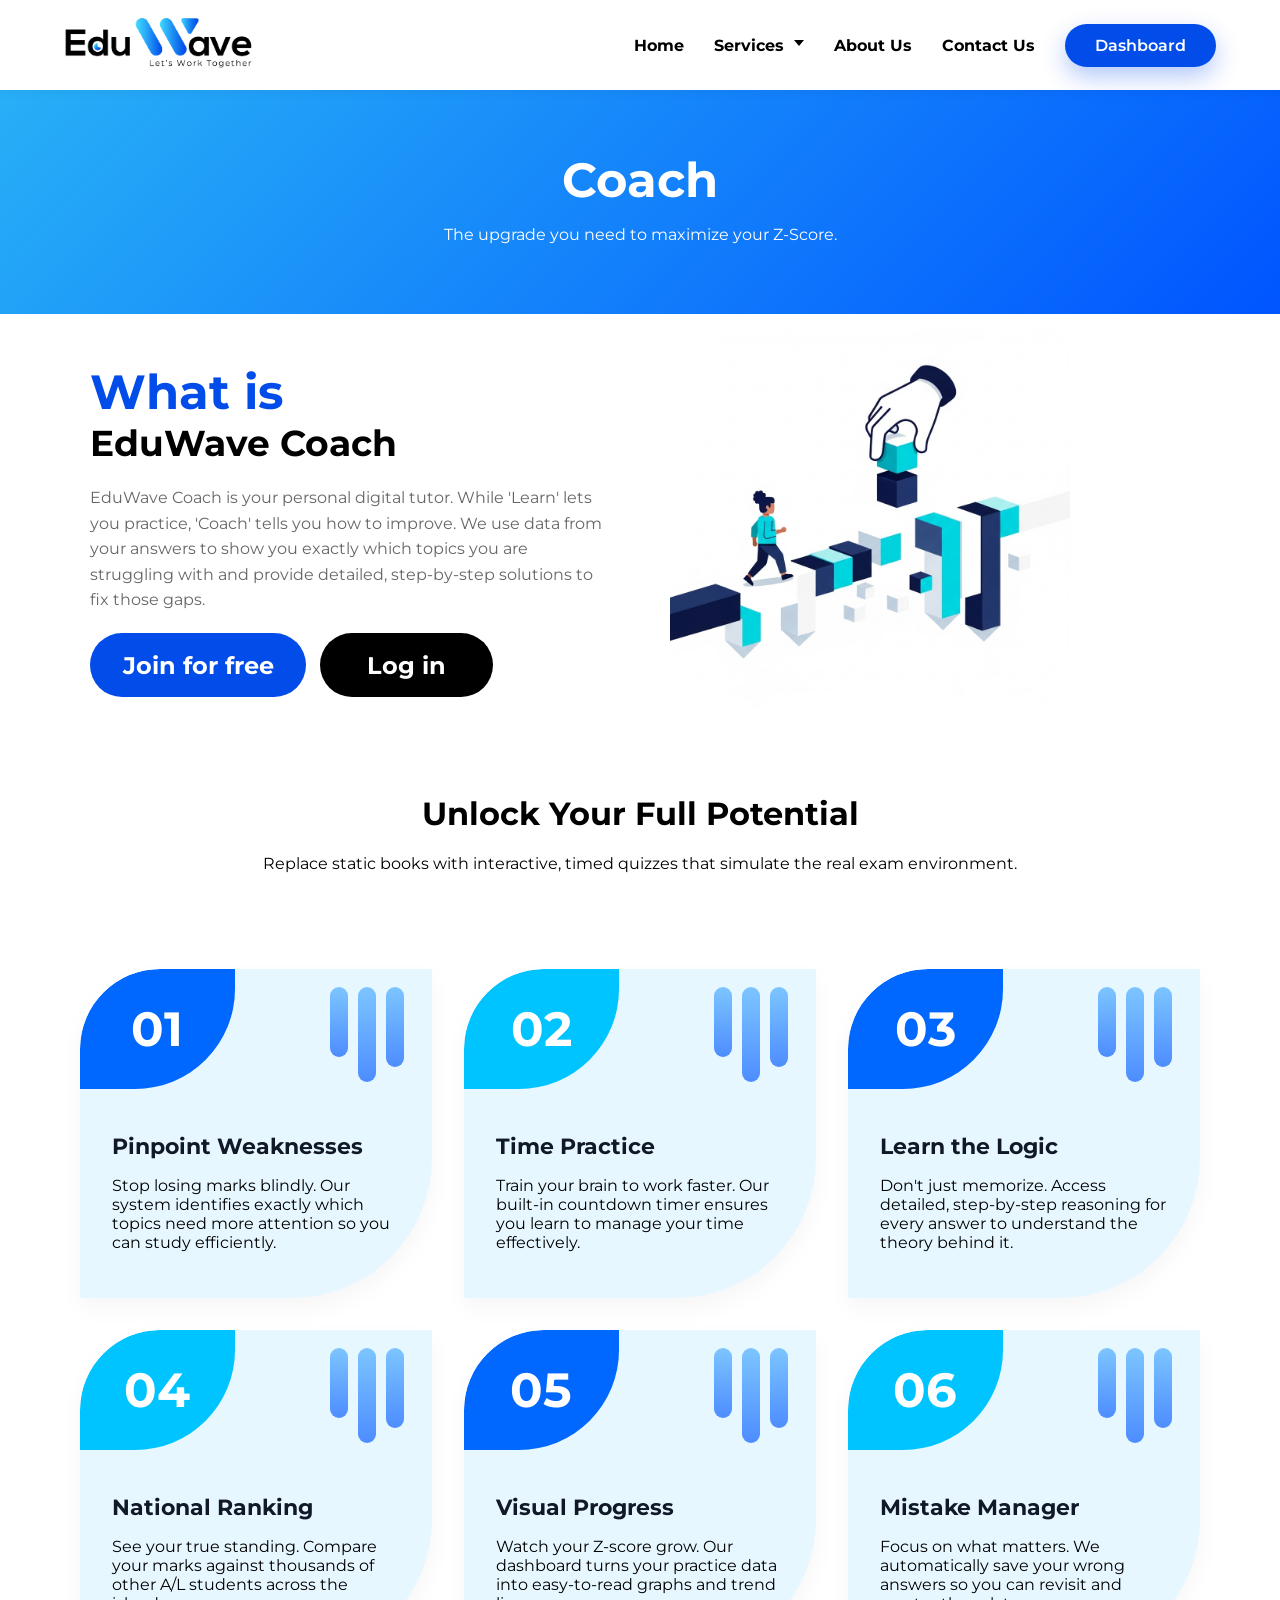
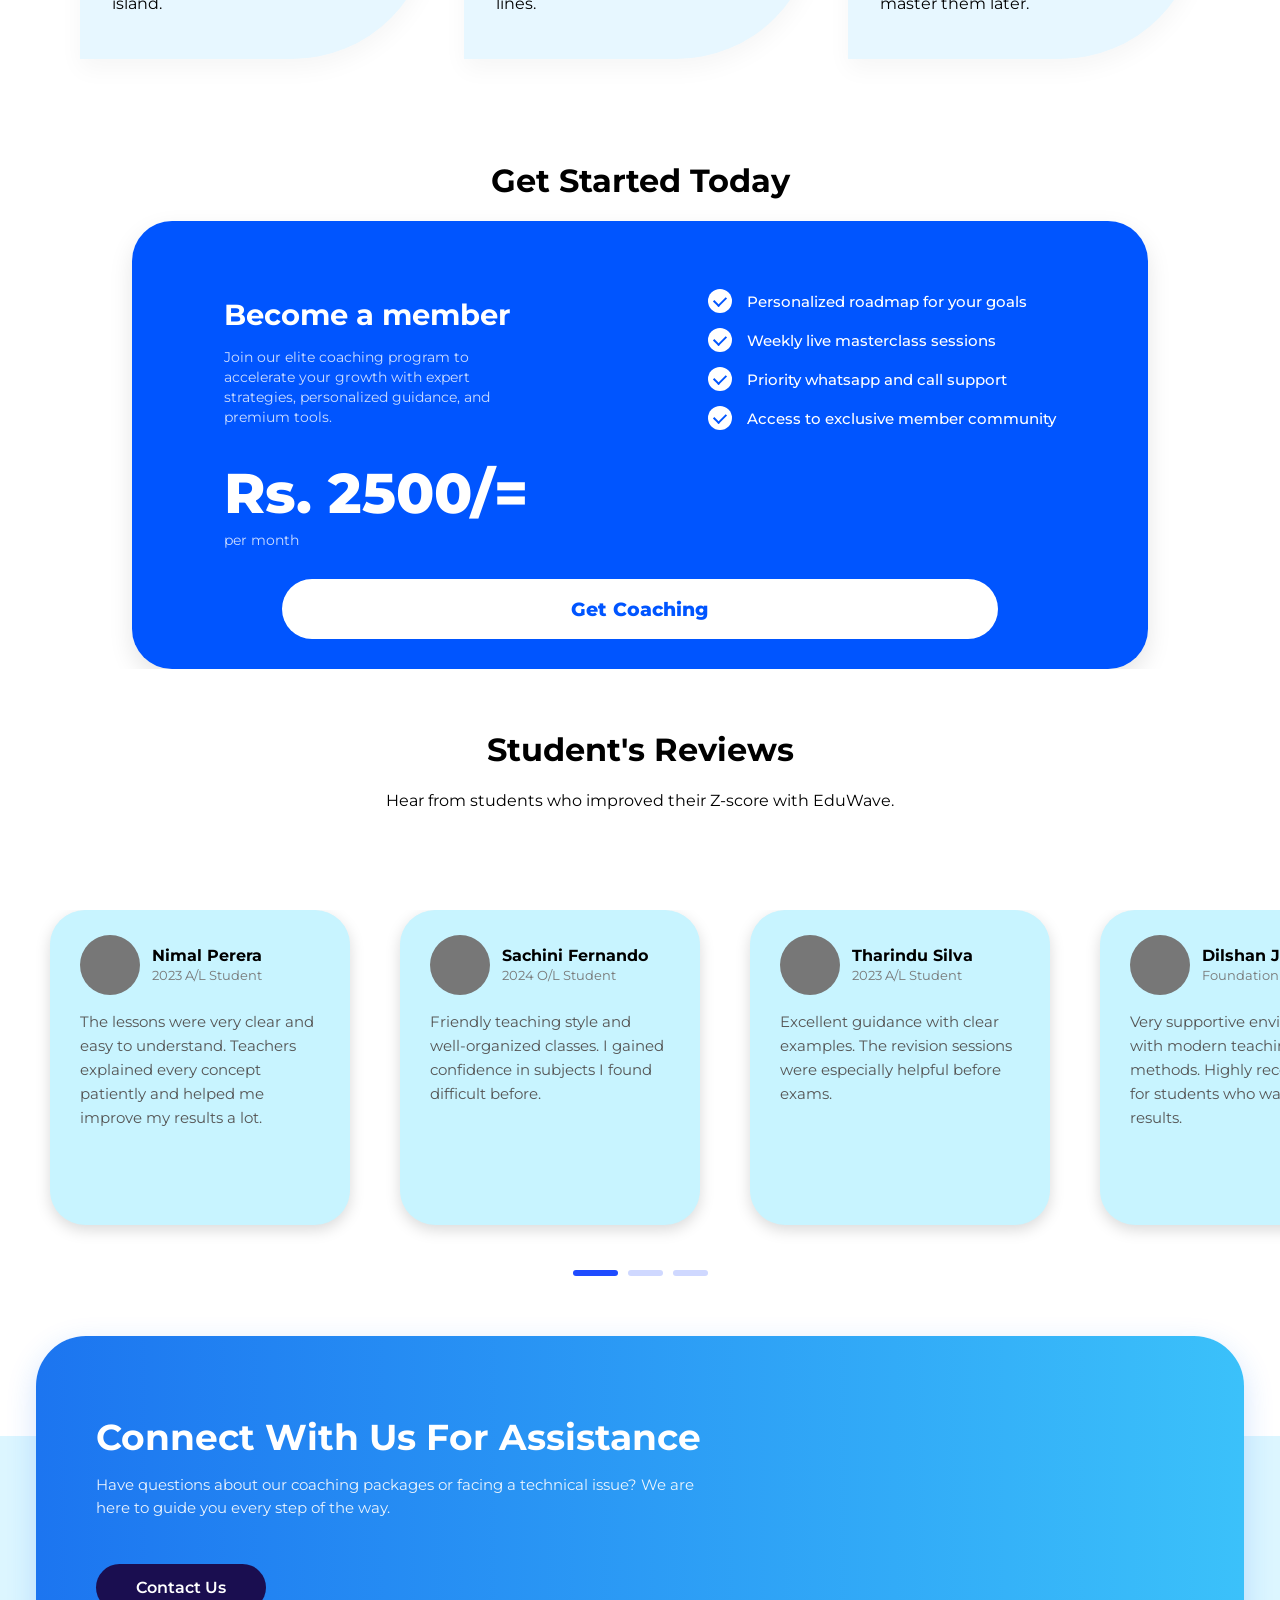
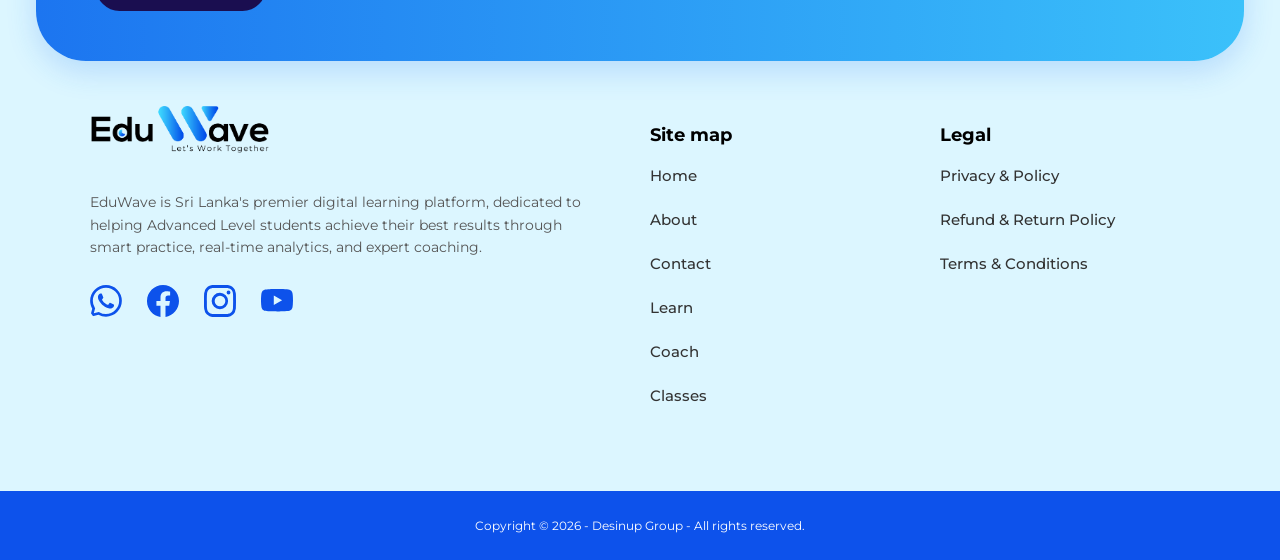
<file: coach.html>
<!doctype html>
<html lang="en">

<head>
    <title>EduWave | Let's Work Together</title>
    <link rel="icon" type="image/png" href="assets/img/Favicon.png">
    <link rel="stylesheet" href="assets/css/style.css">
    <meta charset="UTF-8">
    <meta name="viewport" content="width=device-width, initial-scale=1.0">
    <script src="script.js"></script>
</head>

<body>

    <!-- HEADER -->
    <div>
        <header>
            <a href="index.html"> <img id="img_logo" src="assets/img/Logo-Black-C.png" alt="EduWave Logo">
            </a>
            <div class="hamburger" id="hamburger" aria-expanded="false" aria-label="Toggle navigation menu">
                <span></span>
                <span></span>
                <span></span>
            </div>

            <nav id="nav_bar">
                <a href="index.html">Home</a>

                <div class="dropdown" id="services-dropdown">
                    <a href="services.html" class="dropbtn">Services <span class="arrow"></span></a>
                    <div class="dropdown-content">
                        <a href="learn.html">Learn</a>
                        <a href="#">Coach</a>
                        <a href="https://eduwave.lk/comingsoon">Classes</a>
                    </div>
                </div>

                <a href="about.html">About Us</a>
                <a href="contact.html">Contact Us</a>
                <a href="https://coach.eduwave.lk/dashboard/"><button id="openLoginBtn"
                        class="pricing-btn">Dashboard</button></a>

            </nav>
        </header>

    </div>

    <div id="head_01">
        <span>Home > Services > Coach</span>
        <div>
            <h1>Coach</h1>
            <p>The upgrade you need to maximize your Z-Score.</p>
        </div>
    </div>

    <div id="main_01">

        <!-- Section 1 -->
        <div class="row_01">
            <div class="text_01">
                <h1>What is</h1>
                <h2>EduWave Coach</h2>
                <p>
                    EduWave Coach is your personal digital tutor. While 'Learn' lets you practice, 'Coach' tells you how
                    to improve.
                    We use data from your answers to show you exactly which topics you are struggling with and provide
                    detailed,
                    step-by-step solutions to fix those gaps.
                </p>
                <a href="https://coach.eduwave.lk/student-registration"><button id="bt_1">Join for free</button></a>
                <a href="https://coach.eduwave.lk/dashboard"><button id="bt_2">Log in</button></a>
            </div>
            <div class="img_01">
                <img class="box_01" src="assets/img/coach2.png" alt="Coach Illustration">
            </div>
        </div>

    </div>



    <h1 id="pt_1">Unlock Your Full Potential</h1>
    <p id="pt_2">
        Replace static books with interactive, timed quizzes that simulate the real exam environment.
    </p>

    <div class="feature-grid">


        <div class="feature-card card-blue">
            <div class="card-top">
                <div class="card-number">01</div>
                <div class="card-stripes">
                    <span></span><span></span><span></span>
                </div>
            </div>
            <div class="card-content">
                <h3>Pinpoint Weaknesses</h3>
                <p>
                    Stop losing marks blindly. Our system identifies exactly which topics need more attention so you can
                    study efficiently.
                </p>
            </div>
        </div>

        <div class="feature-card card-light-blue">
            <div class="card-top">
                <div class="card-number">02</div>
                <div class="card-stripes">
                    <span></span><span></span><span></span>
                </div>
            </div>
            <div class="card-content">
                <h3>Time Practice</h3>
                <p>
                    Train your brain to work faster. Our built-in countdown timer ensures you learn to manage your time
                    effectively.
                </p>
            </div>
        </div>

        <div class="feature-card card-blue">
            <div class="card-top">
                <div class="card-number">03</div>
                <div class="card-stripes">
                    <span></span><span></span><span></span>
                </div>
            </div>
            <div class="card-content">
                <h3>Learn the Logic</h3>
                <p>
                    Don't just memorize. Access detailed, step-by-step reasoning for every answer to understand the
                    theory behind it.
                </p>
            </div>
        </div>

        <div class="feature-card card-light-blue">
            <div class="card-top">
                <div class="card-number">04</div>
                <div class="card-stripes">
                    <span></span><span></span><span></span>
                </div>
            </div>
            <div class="card-content">
                <h3>National Ranking</h3>
                <p>
                    See your true standing. Compare your marks against thousands of other A/L students across the
                    island.
                </p>
            </div>
        </div>

        <div class="feature-card card-blue">
            <div class="card-top">
                <div class="card-number">05</div>
                <div class="card-stripes">
                    <span></span><span></span><span></span>
                </div>
            </div>
            <div class="card-content">
                <h3>Visual Progress</h3>
                <p>
                    Watch your Z-score grow. Our dashboard turns your practice data into easy-to-read graphs and trend
                    lines.
                </p>
            </div>
        </div>

        <div class="feature-card card-light-blue">
            <div class="card-top">
                <div class="card-number">06</div>
                <div class="card-stripes">
                    <span></span><span></span><span></span>
                </div>
            </div>
            <div class="card-content">
                <h3>Mistake Manager</h3>
                <p>
                    Focus on what matters. We automatically save your wrong answers so you can revisit and master them
                    later.
                </p>
            </div>
        </div>

    </div>


    <div>
        <h1 id="pt_1">Get Started Today</h1>
        
        
        <div class="coach-pricing-card">
            <div class="card-content">
                <!-- Left Side: Text and Price -->
                <div class="left-section">
                    <h2>Become a member</h2>
                    <p>Join our elite coaching program to accelerate your growth with expert strategies, personalized guidance, and premium tools.</p>

                    <div class="price-container">
                        <h1>Rs. 2500/=</h1>
                        <span>per month</span>
                    </div>
                </div>

                <!-- Right Side: Features List -->
                <div class="right-section">
                    <ul>
                        <li>
                            <div class="icon-box"><span class="checkmark"></span></div>
                            Personalized roadmap for your goals
                        </li>
                        <li>
                            <div class="icon-box"><span class="checkmark"></span></div>
                            Weekly live masterclass sessions
                        </li>
                        <li>
                            <div class="icon-box"><span class="checkmark"></span></div>
                            Priority whatsapp and call support
                        </li>
                        <li>
                            <div class="icon-box"><span class="checkmark"></span></div>
                            Access to exclusive member community
                        </li>
                    </ul>
                </div>
            </div>

            <!-- Bottom Button -->
            <div class="btn-container">
                <a href="https://coach.eduwave.lk/checkout/?course_id=4633" class="join-btn">Get Coaching</a>
            </div>
        </div>
    </div>



    <div id="div_5">
        <h1 id="pt_1">Student's Reviews</h1>
        <p id="pt_2">
            Hear from students who improved their Z-score with EduWave.
        </p>

        <div id="review_cards_container">

            <!-- === ORIGINAL SET (1–5) === -->

            <!-- Card 1 -->
            <div class="review_card">
                <div class="review_header">
                    <div class="review_circle"></div>
                    <div>
                        <h2 class="reviewer_name">Nimal Perera</h2>
                        <p class="reviewer_Status">2023 A/L Student</p>
                    </div>
                </div>
                <p class="card-desc">
                    The lessons were very clear and easy to understand. Teachers explained
                    every concept patiently and helped me improve my results a lot.
                </p>
            </div>

            <!-- Card 2 -->
            <div class="review_card">
                <div class="review_header">
                    <div class="review_circle"></div>
                    <div>
                        <h2 class="reviewer_name">Sachini Fernando</h2>
                        <p class="reviewer_Status">2024 O/L Student</p>
                    </div>
                </div>
                <p class="card-desc">
                    Friendly teaching style and well-organized classes. I gained confidence
                    in subjects I found difficult before.
                </p>
            </div>

            <!-- Card 3 -->
            <div class="review_card">
                <div class="review_header">
                    <div class="review_circle"></div>
                    <div>
                        <h2 class="reviewer_name">Tharindu Silva</h2>
                        <p class="reviewer_Status">2023 A/L Student</p>
                    </div>
                </div>
                <p class="card-desc">
                    Excellent guidance with clear examples. The revision sessions were
                    especially helpful before exams.
                </p>
            </div>

            <!-- Card 4 -->
            <div class="review_card">
                <div class="review_header">
                    <div class="review_circle"></div>
                    <div>
                        <h2 class="reviewer_name">Dilshan Jayasinghe</h2>
                        <p class="reviewer_Status">Foundation Student</p>
                    </div>
                </div>
                <p class="card-desc">
                    Very supportive environment with modern teaching methods.
                    Highly recommended for students who want good results.
                </p>
            </div>

            <!-- Card 5 -->
            <div class="review_card">
                <div class="review_header">
                    <div class="review_circle"></div>
                    <div>
                        <h2 class="reviewer_name">Kavindi Rathnayake</h2>
                        <p class="reviewer_Status">2024 A/L Student</p>
                    </div>
                </div>
                <p class="card-desc">
                    Lessons were engaging and easy to follow. I really appreciate the
                    individual attention given to students.
                </p>
            </div>

            <!-- === DUPLICATE SET (6–10) === -->

            <!-- Card 6 (Duplicate of 1) -->
            <div class="review_card">
                <div class="review_header">
                    <div class="review_circle"></div>
                    <div>
                        <h2 class="reviewer_name">Nimal Perera</h2>
                        <p class="reviewer_Status">2023 A/L Student</p>
                    </div>
                </div>
                <p class="card-desc">
                    The lessons were very clear and easy to understand. Teachers explained
                    every concept patiently and helped me improve my results a lot.
                </p>
            </div>

            <!-- Card 7 (Duplicate of 2) -->
            <div class="review_card">
                <div class="review_header">
                    <div class="review_circle"></div>
                    <div>
                        <h2 class="reviewer_name">Sachini Fernando</h2>
                        <p class="reviewer_Status">2024 O/L Student</p>
                    </div>
                </div>
                <p class="card-desc">
                    Friendly teaching style and well-organized classes. I gained confidence
                    in subjects I found difficult before.
                </p>
            </div>

            <!-- Card 8 (Duplicate of 3) -->
            <div class="review_card">
                <div class="review_header">
                    <div class="review_circle"></div>
                    <div>
                        <h2 class="reviewer_name">Tharindu Silva</h2>
                        <p class="reviewer_Status">2023 A/L Student</p>
                    </div>
                </div>
                <p class="card-desc">
                    Excellent guidance with clear examples. The revision sessions were
                    especially helpful before exams.
                </p>
            </div>

            <!-- Card 9 (Duplicate of 4) -->
            <div class="review_card">
                <div class="review_header">
                    <div class="review_circle"></div>
                    <div>
                        <h2 class="reviewer_name">Dilshan Jayasinghe</h2>
                        <p class="reviewer_Status">Foundation Student</p>
                    </div>
                </div>
                <p class="card-desc">
                    Very supportive environment with modern teaching methods.
                    Highly recommended for students who want good results.
                </p>
            </div>

            <!-- Card 10 (Duplicate of 5) -->
            <div class="review_card">
                <div class="review_header">
                    <div class="review_circle"></div>
                    <div>
                        <h2 class="reviewer_name">Kavindi Rathnayake</h2>
                        <p class="reviewer_Status">2024 A/L Student</p>
                    </div>
                </div>
                <p class="card-desc">
                    Lessons were engaging and easy to follow. I really appreciate the
                    individual attention given to students.
                </p>
            </div>

        </div>
        <div class="slider-indicators">
            <span class="indicator active"></span>
            <span class="indicator"></span>
            <span class="indicator"></span>
        </div>
    </div>


    <footer class="footer-section">

        <!-- Floating CTA Card -->
        <div class="cta-card">
            <div class="cta-content">
                <h2>Connect With Us For Assistance</h2>
                <p>Have questions about our coaching packages or facing a technical issue? We are here to guide you
                    every step of the way.
                </p>
                <a href="contact.html"><button class="cta-btn">Contact Us</button></a>
            </div>

        </div>

        <!-- Main Content -->
        <div class="footer-container">
            <div class="footer-row">

                <!-- Brand Info -->
                <div class="footer-col brand-col">
                    <div class="logo">
                        <!-- Make sure this path is correct for your project -->
                        <img id="footer_logo" src="assets/img/Logo-Black-C.png" alt="EduWave Logo">
                    </div>
                    <p class="brand-desc">
                        EduWave is Sri Lanka's premier digital learning platform, dedicated to helping Advanced Level
                        students achieve their best results through smart practice, real-time analytics, and expert
                        coaching.
                    </p>
                    <div class="social-icons">
                        <a href="#"><svg xmlns="http://www.w3.org/2000/svg" width="32" height="32" fill="#0d52eb"
                                class="icon" viewBox="0 0 16 16">
                                <path
                                    d="M13.601 2.326A7.85 7.85 0 0 0 7.994 0C3.627 0 .068 3.558.064 7.926c0 1.399.366 2.76 1.057 3.965L0 16l4.204-1.102a7.9 7.9 0 0 0 3.79.965h.004c4.368 0 7.926-3.558 7.93-7.93A7.9 7.9 0 0 0 13.6 2.326zM7.994 14.521a6.6 6.6 0 0 1-3.356-.92l-.24-.144-2.494.654.666-2.433-.156-.251a6.56 6.56 0 0 1-1.007-3.505c0-3.626 2.957-6.584 6.591-6.584a6.56 6.56 0 0 1 4.66 1.931 6.56 6.56 0 0 1 1.928 4.66c-.004 3.639-2.961 6.592-6.592 6.592m3.615-4.934c-.197-.099-1.17-.578-1.353-.646-.182-.065-.315-.099-.445.099-.133.197-.513.646-.627.775-.114.133-.232.148-.43.05-.197-.1-.836-.308-1.592-.985-.59-.525-.985-1.175-1.103-1.372-.114-.198-.011-.304.088-.403.087-.088.197-.232.296-.346.1-.114.133-.198.198-.33.065-.134.034-.248-.015-.347-.05-.099-.445-1.076-.612-1.47-.16-.389-.323-.335-.445-.34-.114-.007-.247-.007-.38-.007a.73.73 0 0 0-.529.247c-.182.198-.691.677-.691 1.654s.71 1.916.81 2.049c.098.133 1.394 2.132 3.383 2.992.47.205.84.326 1.129.418.475.152.904.129 1.246.08.38-.058 1.171-.48 1.338-.943.164-.464.164-.86.114-.943-.049-.084-.182-.133-.38-.232" />
                            </svg></a>
                        <a href="#"><svg xmlns="http://www.w3.org/2000/svg" width="32" height="32" fill="#0d52eb"
                                class="icon" viewBox="0 0 16 16">
                                <path
                                    d="M16 8.049c0-4.446-3.582-8.05-8-8.05C3.58 0-.002 3.603-.002 8.05c0 4.017 2.926 7.347 6.75 7.951v-5.625h-2.03V8.05H6.75V6.275c0-2.017 1.195-3.131 3.022-3.131.876 0 1.791.157 1.791.157v1.98h-1.009c-.993 0-1.303.621-1.303 1.258v1.51h2.218l-.354 2.326H9.25V16c3.824-.604 6.75-3.934 6.75-7.951" />
                            </svg></a>
                        <a href="#"><svg xmlns="http://www.w3.org/2000/svg" width="32" height="32" fill="#0d52eb"
                                class="icon" viewBox="0 0 16 16">
                                <path
                                    d="M8 0C5.829 0 5.556.01 4.703.048 3.85.088 3.269.222 2.76.42a3.9 3.9 0 0 0-1.417.923A3.9 3.9 0 0 0 .42 2.76C.222 3.268.087 3.85.048 4.7.01 5.555 0 5.827 0 8.001c0 2.172.01 2.444.048 3.297.04.852.174 1.433.372 1.942.205.526.478.972.923 1.417.444.445.89.719 1.416.923.51.198 1.09.333 1.942.372C5.555 15.99 5.827 16 8 16s2.444-.01 3.298-.048c.851-.04 1.434-.174 1.943-.372a3.9 3.9 0 0 0 1.416-.923c.445-.445.718-.891.923-1.417.197-.509.332-1.09.372-1.942C15.99 10.445 16 10.173 16 8s-.01-2.445-.048-3.299c-.04-.851-.175-1.433-.372-1.941a3.9 3.9 0 0 0-.923-1.417A3.9 3.9 0 0 0 13.24.42c-.51-.198-1.092-.333-1.943-.372C10.443.01 10.172 0 7.998 0zm-.717 1.442h.718c2.136 0 2.389.007 3.232.046.78.035 1.204.166 1.486.275.373.145.64.319.92.599s.453.546.598.92c.11.281.24.705.275 1.485.039.843.047 1.096.047 3.231s-.008 2.389-.047 3.232c-.035.78-.166 1.203-.275 1.485a2.5 2.5 0 0 1-.599.919c-.28.28-.546.453-.92.598-.28.11-.704.24-1.485.276-.843.038-1.096.047-3.232.047s-2.39-.009-3.233-.047c-.78-.036-1.203-.166-1.485-.276a2.5 2.5 0 0 1-.92-.598 2.5 2.5 0 0 1-.6-.92c-.109-.281-.24-.705-.275-1.485-.038-.843-.046-1.096-.046-3.233s.008-2.388.046-3.231c.036-.78.166-1.204.276-1.486.145-.373.319-.64.599-.92s.546-.453.92-.598c.282-.11.705-.24 1.485-.276.738-.034 1.024-.044 2.515-.045zm4.988 1.328a.96.96 0 1 0 0 1.92.96.96 0 0 0 0-1.92m-4.27 1.122a4.109 4.109 0 1 0 0 8.217 4.109 4.109 0 0 0 0-8.217m0 1.441a2.667 2.667 0 1 1 0 5.334 2.667 2.667 0 0 1 0-5.334" />
                            </svg></a>
                        <a href="#"><svg xmlns="http://www.w3.org/2000/svg" width="32" height="32" fill="#0d52eb"
                                class="icon" viewBox="0 0 16 16">
                                <path
                                    d="M8.051 1.999h.089c.822.003 4.987.033 6.11.335a2.01 2.01 0 0 1 1.415 1.42c.101.38.172.883.22 1.402l.01.104.022.26.008.104c.065.914.073 1.77.074 1.957v.075c-.001.194-.01 1.108-.082 2.06l-.008.105-.009.104c-.05.572-.124 1.14-.235 1.558a2.01 2.01 0 0 1-1.415 1.42c-1.16.312-5.569.334-6.18.335h-.142c-.309 0-1.587-.006-2.927-.052l-.17-.006-.087-.004-.171-.007-.171-.007c-1.11-.049-2.167-.128-2.654-.26a2.01 2.01 0 0 1-1.415-1.419c-.111-.417-.185-.986-.235-1.558L.09 9.82l-.008-.104A31 31 0 0 1 0 7.68v-.123c.002-.215.01-.958.064-1.778l.007-.103.003-.052.008-.104.022-.26.01-.104c.048-.519.119-1.023.22-1.402a2.01 2.01 0 0 1 1.415-1.42c.487-.13 1.544-.21 2.654-.26l.17-.007.172-.006.086-.003.171-.007A100 100 0 0 1 7.858 2zM6.4 5.209v4.818l4.157-2.408z" />
                            </svg></a>
                    </div>
                </div>

                <!-- Site Map -->
                <div class="footer-col links-col">
                    <h3>Site map</h3>
                    <ul>
                        <li><a href="#">Home</a></li>
                        <li><a href="about.html">About</a></li>
                        <li><a href="contact.html">Contact</a></li>
                        <li><a href="learn.html">Learn</a></li>
                        <li><a href="#">Coach</a></li>
                        <li><a href="https://eduwave.lk/comingsoon">Classes</a></li>
                    </ul>
                </div>

                <!-- Legal -->
                <div class="footer-col links-col">
                    <h3>Legal</h3>
                    <ul>
                        <li><a href="https://coach.eduwave.lk/privacy-policy">Privacy & Policy</a></li>
                        <li><a href="#">Refund & Return Policy</a></li>
                        <li><a href="#">Terms & Conditions</a></li>
                    </ul>
                </div>
            </div>
        </div>

        <!-- Copyright -->
        <div class="copyright-bar">
            <p>Copyright © 2026 - Desinup Group - All rights reserved.</p>
        </div>
    </footer>

    <div id="preloader">
        <img src="assets/img/loader.gif" alt="Loading">
    </div>

</body>

</html>
</file>
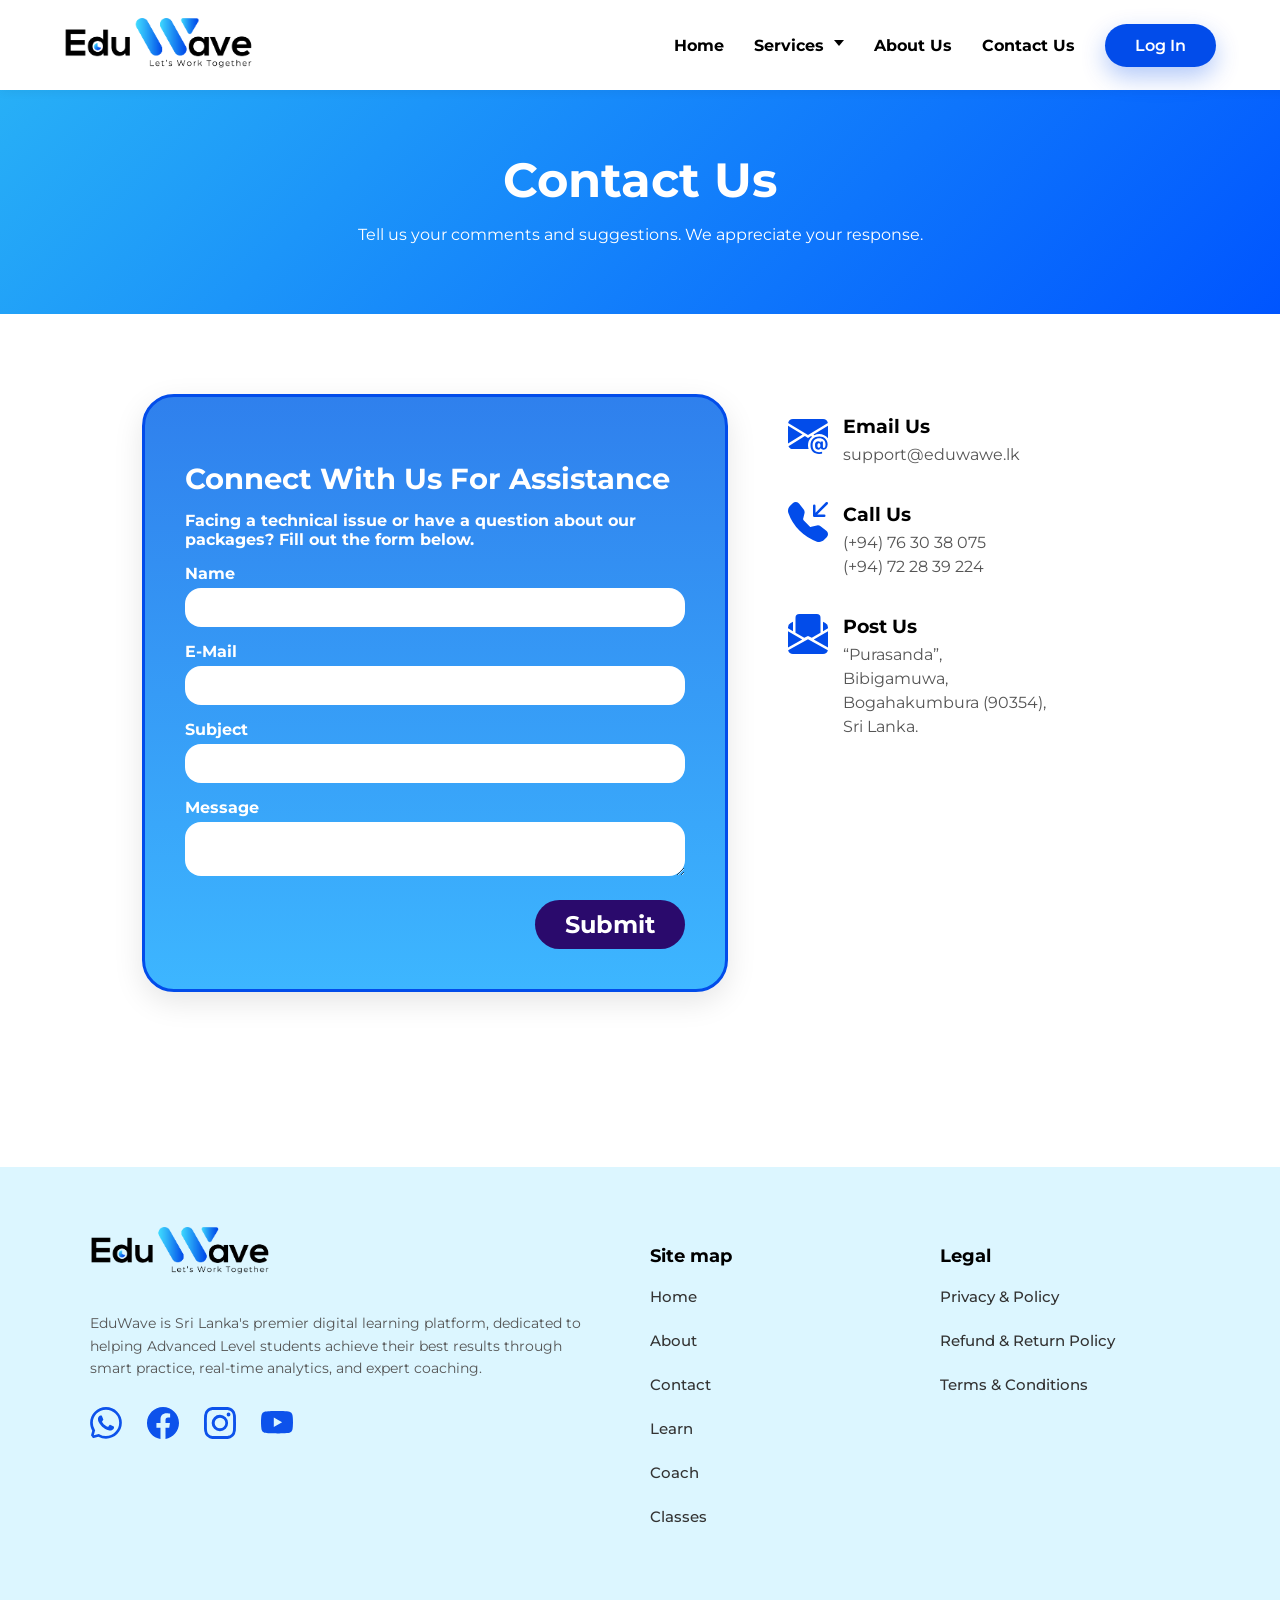
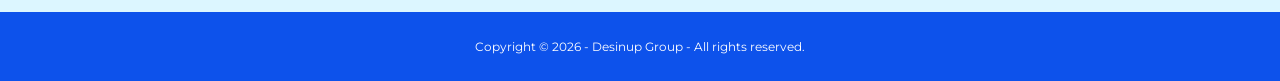
<file: contact.html>
<!doctype html>
<html lang="en">

<head>
    <title>EduWave | Let's Work Together</title>
    <link rel="icon" type="image/png" href="assets/img/Favicon.png">
    <link rel="stylesheet" href="assets/css/style.css">
    <meta charset="UTF-8">
    <meta name="viewport" content="width=device-width, initial-scale=1.0">
    <script src="script.js"></script>
</head>

<body>

    <!-- HEADER -->
    <div>
        <header>
            <a href="index.html"> <img id="img_logo" src="assets/img/Logo-Black-C.png" alt="EduWave Logo">
            </a>
            <div class="hamburger" id="hamburger" aria-expanded="false" aria-label="Toggle navigation menu">
                <span></span>
                <span></span>
                <span></span>
            </div>

            <nav id="nav_bar">
                <a href="index.html">Home</a>

                <div class="dropdown" id="services-dropdown">
                    <a href="services.html" class="dropbtn">Services <span class="arrow"></span></a>
                    <div class="dropdown-content">
                        <a href="learn.html">Learn</a>
                        <a href="coach.html">Coach</a>
                        <a href="https://eduwave.lk/comingsoon">Classes</a>
                    </div>
                </div>

                <a href="about.html">About Us</a>
                <a href="#">Contact Us</a>
                <button id="openLoginBtn" class="pricing-btn">Log In</button>

            </nav>
        </header>

    </div>
    <div id="head_01">
        <span>Home > Contact</span>
        <div>
            <h1>Contact Us</h1>
            <p>Tell us your comments and suggestions. We appreciate your response.</p>
        </div>
    </div>

    <div id="contact-section">
        <div class="contact-container">
            <div id="contact-form">
                <form action="https://formspree.io/f/mqedzygv" method="POST">
                    <h2>Connect With Us For Assistance</h2>
                    <label id="desc_contact">Facing a technical issue or have a question about our packages? Fill out
                        the form below.</label>

                    <label for="name">Name</label>
                    <input type="text" id="name" name="name" required>

                    <label for="email">E-Mail</label>
                    <input type="email" id="email" name="email" required>

                    <label for="subject">Subject</label>
                    <input type="text" id="subject" name="subject">

                    <label for="message">Message</label>
                    <textarea id="message" name="message"></textarea>

                    <button type="submit" class="submit-btn">Submit</button>
                </form>
            </div>

            <div class="contact-info">
                <div class="info-item">
                    <svg xmlns="http://www.w3.org/2000/svg" width="40" height="40" fill="#024CEA"
                        class="bi bi-envelope-at-fill" viewBox="0 0 16 16">
                        <path
                            d="M2 2A2 2 0 0 0 .05 3.555L8 8.414l7.95-4.859A2 2 0 0 0 14 2zm-2 9.8V4.698l5.803 3.546zm6.761-2.97-6.57 4.026A2 2 0 0 0 2 14h6.256A4.5 4.5 0 0 1 8 12.5a4.49 4.49 0 0 1 1.606-3.446l-.367-.225L8 9.586zM16 9.671V4.697l-5.803 3.546.338.208A4.5 4.5 0 0 1 12.5 8c1.414 0 2.675.652 3.5 1.671" />
                        <path
                            d="M15.834 12.244c0 1.168-.577 2.025-1.587 2.025-.503 0-1.002-.228-1.12-.648h-.043c-.118.416-.543.643-1.015.643-.77 0-1.259-.542-1.259-1.434v-.529c0-.844.481-1.4 1.26-1.4.585 0 .87.333.953.63h.03v-.568h.905v2.19c0 .272.18.42.411.42.315 0 .639-.415.639-1.39v-.118c0-1.277-.95-2.326-2.484-2.326h-.04c-1.582 0-2.64 1.067-2.64 2.724v.157c0 1.867 1.237 2.654 2.57 2.654h.045c.507 0 .935-.07 1.18-.18v.731c-.219.1-.643.175-1.237.175h-.044C10.438 16 9 14.82 9 12.646v-.214C9 10.36 10.421 9 12.485 9h.035c2.12 0 3.314 1.43 3.314 3.034zm-4.04.21v.227c0 .586.227.8.581.8.31 0 .564-.17.564-.743v-.367c0-.516-.275-.708-.572-.708-.346 0-.573.245-.573.791" />
                    </svg>
                    <div>
                        <h3>Email Us</h3>
                        <p>support@eduwawe.lk</p>
                    </div>
                </div>

                <div class="info-item">
                    <svg xmlns="http://www.w3.org/2000/svg" width="40" height="40" fill="#024CEA"
                        class="bi bi-telephone-inbound-fill" viewBox="0 0 16 16">
                        <path fill-rule="evenodd"
                            d="M1.885.511a1.745 1.745 0 0 1 2.61.163L6.29 2.98c.329.423.445.974.315 1.494l-.547 2.19a.68.68 0 0 0 .178.643l2.457 2.457a.68.68 0 0 0 .644.178l2.189-.547a1.75 1.75 0 0 1 1.494.315l2.306 1.794c.829.645.905 1.87.163 2.611l-1.034 1.034c-.74.74-1.846 1.065-2.877.702a18.6 18.6 0 0 1-7.01-4.42 18.6 18.6 0 0 1-4.42-7.009c-.362-1.03-.037-2.137.703-2.877zM15.854.146a.5.5 0 0 1 0 .708L11.707 5H14.5a.5.5 0 0 1 0 1h-4a.5.5 0 0 1-.5-.5v-4a.5.5 0 0 1 1 0v2.793L15.146.146a.5.5 0 0 1 .708 0" />
                    </svg>
                    <div>
                        <h3>Call Us</h3>
                        <p>(+94) 76 30 38 075<br>(+94) 72 28 39 224</p>
                    </div>
                </div>

                <div class="info-item">
                    <svg xmlns="http://www.w3.org/2000/svg" width="40" height="40" fill="#024CEA"
                        class="bi bi-envelope-paper-fill" viewBox="0 0 16 16">
                        <path fill-rule="evenodd"
                            d="M6.5 9.5 3 7.5v-6A1.5 1.5 0 0 1 4.5 0h7A1.5 1.5 0 0 1 13 1.5v6l-3.5 2L8 8.75zM1.059 3.635 2 3.133v3.753L0 5.713V5.4a2 2 0 0 1 1.059-1.765M16 5.713l-2 1.173V3.133l.941.502A2 2 0 0 1 16 5.4zm0 1.16-5.693 3.337L16 13.372v-6.5Zm-8 3.199 7.941 4.412A2 2 0 0 1 14 16H2a2 2 0 0 1-1.941-1.516zm-8 3.3 5.693-3.162L0 6.873v6.5Z" />
                    </svg>
                    <div>
                        <h3>Post Us</h3>
                        <p>“Purasanda”,<br>Bibigamuwa,<br>Bogahakumbura (90354),<br>Sri Lanka.</p>
                    </div>
                </div>
            </div>
        </div>
    </div>


    <footer class="footer-section-contact">

        <!-- Main Content -->
        <div class="footer-container">
            <div class="footer-row">

                <!-- Brand Info -->
                <div class="footer-col brand-col">
                    <div class="logo">
                        <!-- Make sure this path is correct for your project -->
                        <img id="footer_logo" src="assets/img/Logo-Black-C.png" alt="EduWave Logo">
                    </div>
                    <p class="brand-desc">
                        EduWave is Sri Lanka's premier digital learning platform, dedicated to helping Advanced Level
                        students achieve their best results through smart practice, real-time analytics, and expert
                        coaching.
                    </p>
                    <div class="social-icons">
                        <a href="#"><svg xmlns="http://www.w3.org/2000/svg" width="32" height="32" fill="#0d52eb"
                                class="icon" viewBox="0 0 16 16">
                                <path
                                    d="M13.601 2.326A7.85 7.85 0 0 0 7.994 0C3.627 0 .068 3.558.064 7.926c0 1.399.366 2.76 1.057 3.965L0 16l4.204-1.102a7.9 7.9 0 0 0 3.79.965h.004c4.368 0 7.926-3.558 7.93-7.93A7.9 7.9 0 0 0 13.6 2.326zM7.994 14.521a6.6 6.6 0 0 1-3.356-.92l-.24-.144-2.494.654.666-2.433-.156-.251a6.56 6.56 0 0 1-1.007-3.505c0-3.626 2.957-6.584 6.591-6.584a6.56 6.56 0 0 1 4.66 1.931 6.56 6.56 0 0 1 1.928 4.66c-.004 3.639-2.961 6.592-6.592 6.592m3.615-4.934c-.197-.099-1.17-.578-1.353-.646-.182-.065-.315-.099-.445.099-.133.197-.513.646-.627.775-.114.133-.232.148-.43.05-.197-.1-.836-.308-1.592-.985-.59-.525-.985-1.175-1.103-1.372-.114-.198-.011-.304.088-.403.087-.088.197-.232.296-.346.1-.114.133-.198.198-.33.065-.134.034-.248-.015-.347-.05-.099-.445-1.076-.612-1.47-.16-.389-.323-.335-.445-.34-.114-.007-.247-.007-.38-.007a.73.73 0 0 0-.529.247c-.182.198-.691.677-.691 1.654s.71 1.916.81 2.049c.098.133 1.394 2.132 3.383 2.992.47.205.84.326 1.129.418.475.152.904.129 1.246.08.38-.058 1.171-.48 1.338-.943.164-.464.164-.86.114-.943-.049-.084-.182-.133-.38-.232" />
                            </svg></a>
                        <a href="#"><svg xmlns="http://www.w3.org/2000/svg" width="32" height="32" fill="#0d52eb"
                                class="icon" viewBox="0 0 16 16">
                                <path
                                    d="M16 8.049c0-4.446-3.582-8.05-8-8.05C3.58 0-.002 3.603-.002 8.05c0 4.017 2.926 7.347 6.75 7.951v-5.625h-2.03V8.05H6.75V6.275c0-2.017 1.195-3.131 3.022-3.131.876 0 1.791.157 1.791.157v1.98h-1.009c-.993 0-1.303.621-1.303 1.258v1.51h2.218l-.354 2.326H9.25V16c3.824-.604 6.75-3.934 6.75-7.951" />
                            </svg></a>
                        <a href="#"><svg xmlns="http://www.w3.org/2000/svg" width="32" height="32" fill="#0d52eb"
                                class="icon" viewBox="0 0 16 16">
                                <path
                                    d="M8 0C5.829 0 5.556.01 4.703.048 3.85.088 3.269.222 2.76.42a3.9 3.9 0 0 0-1.417.923A3.9 3.9 0 0 0 .42 2.76C.222 3.268.087 3.85.048 4.7.01 5.555 0 5.827 0 8.001c0 2.172.01 2.444.048 3.297.04.852.174 1.433.372 1.942.205.526.478.972.923 1.417.444.445.89.719 1.416.923.51.198 1.09.333 1.942.372C5.555 15.99 5.827 16 8 16s2.444-.01 3.298-.048c.851-.04 1.434-.174 1.943-.372a3.9 3.9 0 0 0 1.416-.923c.445-.445.718-.891.923-1.417.197-.509.332-1.09.372-1.942C15.99 10.445 16 10.173 16 8s-.01-2.445-.048-3.299c-.04-.851-.175-1.433-.372-1.941a3.9 3.9 0 0 0-.923-1.417A3.9 3.9 0 0 0 13.24.42c-.51-.198-1.092-.333-1.943-.372C10.443.01 10.172 0 7.998 0zm-.717 1.442h.718c2.136 0 2.389.007 3.232.046.78.035 1.204.166 1.486.275.373.145.64.319.92.599s.453.546.598.92c.11.281.24.705.275 1.485.039.843.047 1.096.047 3.231s-.008 2.389-.047 3.232c-.035.78-.166 1.203-.275 1.485a2.5 2.5 0 0 1-.599.919c-.28.28-.546.453-.92.598-.28.11-.704.24-1.485.276-.843.038-1.096.047-3.232.047s-2.39-.009-3.233-.047c-.78-.036-1.203-.166-1.485-.276a2.5 2.5 0 0 1-.92-.598 2.5 2.5 0 0 1-.6-.92c-.109-.281-.24-.705-.275-1.485-.038-.843-.046-1.096-.046-3.233s.008-2.388.046-3.231c.036-.78.166-1.204.276-1.486.145-.373.319-.64.599-.92s.546-.453.92-.598c.282-.11.705-.24 1.485-.276.738-.034 1.024-.044 2.515-.045zm4.988 1.328a.96.96 0 1 0 0 1.92.96.96 0 0 0 0-1.92m-4.27 1.122a4.109 4.109 0 1 0 0 8.217 4.109 4.109 0 0 0 0-8.217m0 1.441a2.667 2.667 0 1 1 0 5.334 2.667 2.667 0 0 1 0-5.334" />
                            </svg></a>
                        <a href="#"><svg xmlns="http://www.w3.org/2000/svg" width="32" height="32" fill="#0d52eb"
                                class="icon" viewBox="0 0 16 16">
                                <path
                                    d="M8.051 1.999h.089c.822.003 4.987.033 6.11.335a2.01 2.01 0 0 1 1.415 1.42c.101.38.172.883.22 1.402l.01.104.022.26.008.104c.065.914.073 1.77.074 1.957v.075c-.001.194-.01 1.108-.082 2.06l-.008.105-.009.104c-.05.572-.124 1.14-.235 1.558a2.01 2.01 0 0 1-1.415 1.42c-1.16.312-5.569.334-6.18.335h-.142c-.309 0-1.587-.006-2.927-.052l-.17-.006-.087-.004-.171-.007-.171-.007c-1.11-.049-2.167-.128-2.654-.26a2.01 2.01 0 0 1-1.415-1.419c-.111-.417-.185-.986-.235-1.558L.09 9.82l-.008-.104A31 31 0 0 1 0 7.68v-.123c.002-.215.01-.958.064-1.778l.007-.103.003-.052.008-.104.022-.26.01-.104c.048-.519.119-1.023.22-1.402a2.01 2.01 0 0 1 1.415-1.42c.487-.13 1.544-.21 2.654-.26l.17-.007.172-.006.086-.003.171-.007A100 100 0 0 1 7.858 2zM6.4 5.209v4.818l4.157-2.408z" />
                            </svg></a>
                    </div>
                </div>

                <!-- Site Map -->
                <div class="footer-col links-col">
                    <h3>Site map</h3>
                    <ul>
                        <li><a href="index.html">Home</a></li>
                        <li><a href="about.html">About</a></li>
                        <li><a href="#">Contact</a></li>
                        <li><a href="learn.html">Learn</a></li>
                        <li><a href="coach.html">Coach</a></li>
                        <li><a href="https://eduwave.lk/comingsoon">Classes</a></li>
                    </ul>
                </div>

                <!-- Legal -->
                <div class="footer-col links-col">
                    <h3>Legal</h3>
                    <ul>
                        <li><a href="https://coach.eduwave.lk/privacy-policy">Privacy & Policy</a></li>
                        <li><a href="#">Refund & Return Policy</a></li>
                        <li><a href="#">Terms & Conditions</a></li>
                    </ul>
                </div>
            </div>
        </div>

        <!-- Copyright -->
        <div class="copyright-bar">
            <p>Copyright © 2026 - Desinup Group - All rights reserved.</p>
        </div>
    </footer>
    <!-- Pop-up window -->

    <div class="popup-overlay" id="popupOverlay">
        <section id="login_section">
            <span class="close-btn" id="closeBtn">&times;</span>
            <h2 class="login_h2">Choose a platform to login</h2>
            <div class="line_01_login"></div>

            <div class="login-container">

                <!-- Card 1 -->
                <div class="pricing-card">
                    <div class="avatar-section">
                        <div class="pricing-badge-login">Coach</div>
                        <div class="circle_login">
                            <img class="circle_img_login" src="assets/img/coach-icon.png" alt="Coach Icon">
                        </div>
                    </div>
                    <h2 class="pricing-title">Student Coaching</h2>
                    <p class="pricing-desc">
                        Log in to access your premium dashboard, progress analytics, and advanced answer guides.
                    </p><br>
                    <a href="https://coach.eduwave.lk/dashboard"><button class="pricing-btn-login">Select</button></a>

                </div>

                <!-- Card 2 (Featured) -->
                <div class="pricing-card">

                    <div class="avatar-section">
                        <div class="pricing-badge-login">Learn</div>
                        <div class="circle_login">
                            <img class="circle_img_login" src="assets/img/learn-icon.png" alt="Learn Icon">

                        </div>
                    </div>

                    <h2 class="pricing-title">Past papers</h2>
                    <p class="pricing-desc">
                        Log in to attempt free past papers and save your quiz history.
                    </p><br>
                    <a href="https://learn.eduwave.lk/my/"><button class="pricing-btn-login">Select</button></a>

                </div>

                <!-- Card 3 -->
                <div class="pricing-card">
                    <div class="avatar-section">
                        <div class="pricing-badge-login">Classes</div>
                        <div class="circle_login">
                            <img class="circle_img_login" src="assets/img/classes-icon.png" alt="Classes Icon">

                        </div>
                    </div>
                    <h2 class="pricing-title">Live Classes</h2>
                    <p class="pricing-desc">
                        Log in to access live streams, class recordings, and tutor materials.
                    </p><br>
                    <a href="https://eduwave.lk/comingsoon"><button class="pricing-btn-login">Select</button></a>
                </div>

            </div>
        </section>
    </div>
    <div id="preloader">
        <img src="assets/img/loader.gif" alt="Loading">
    </div>

</body>

</html>
</file>
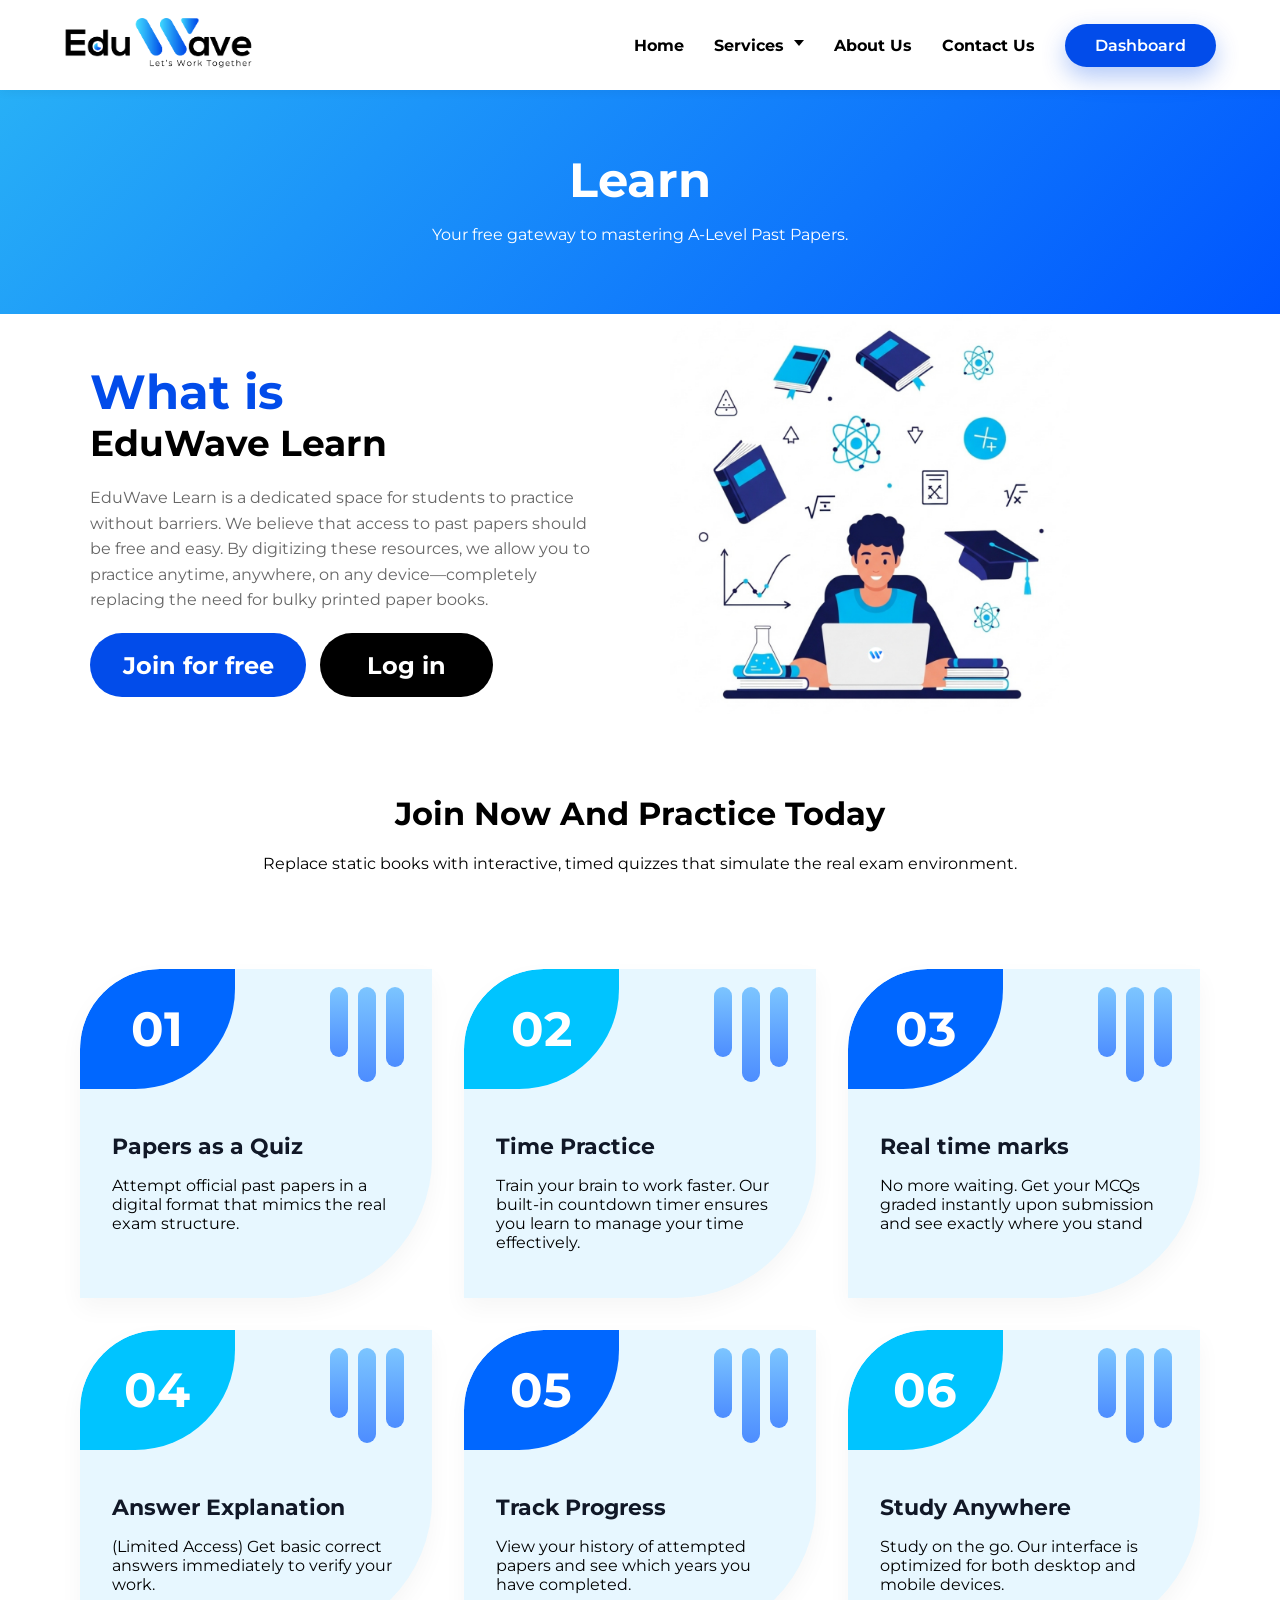
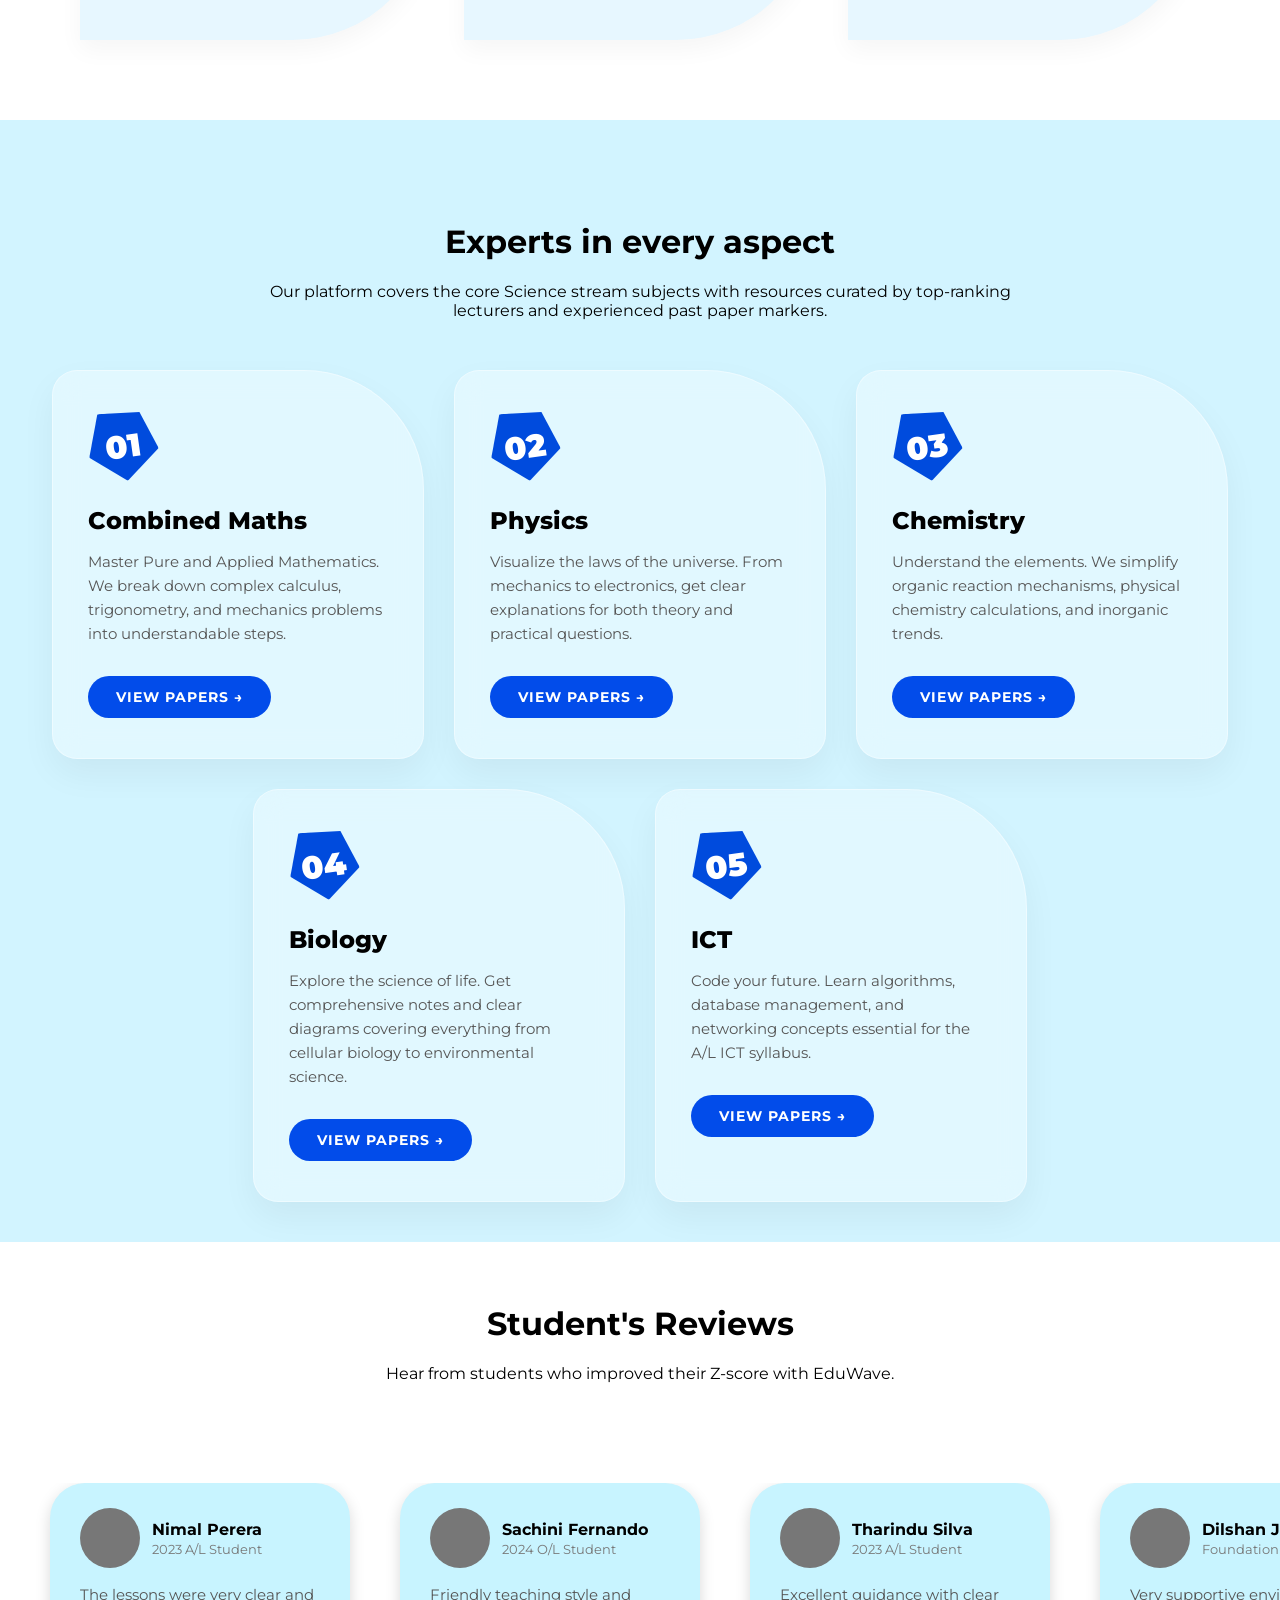
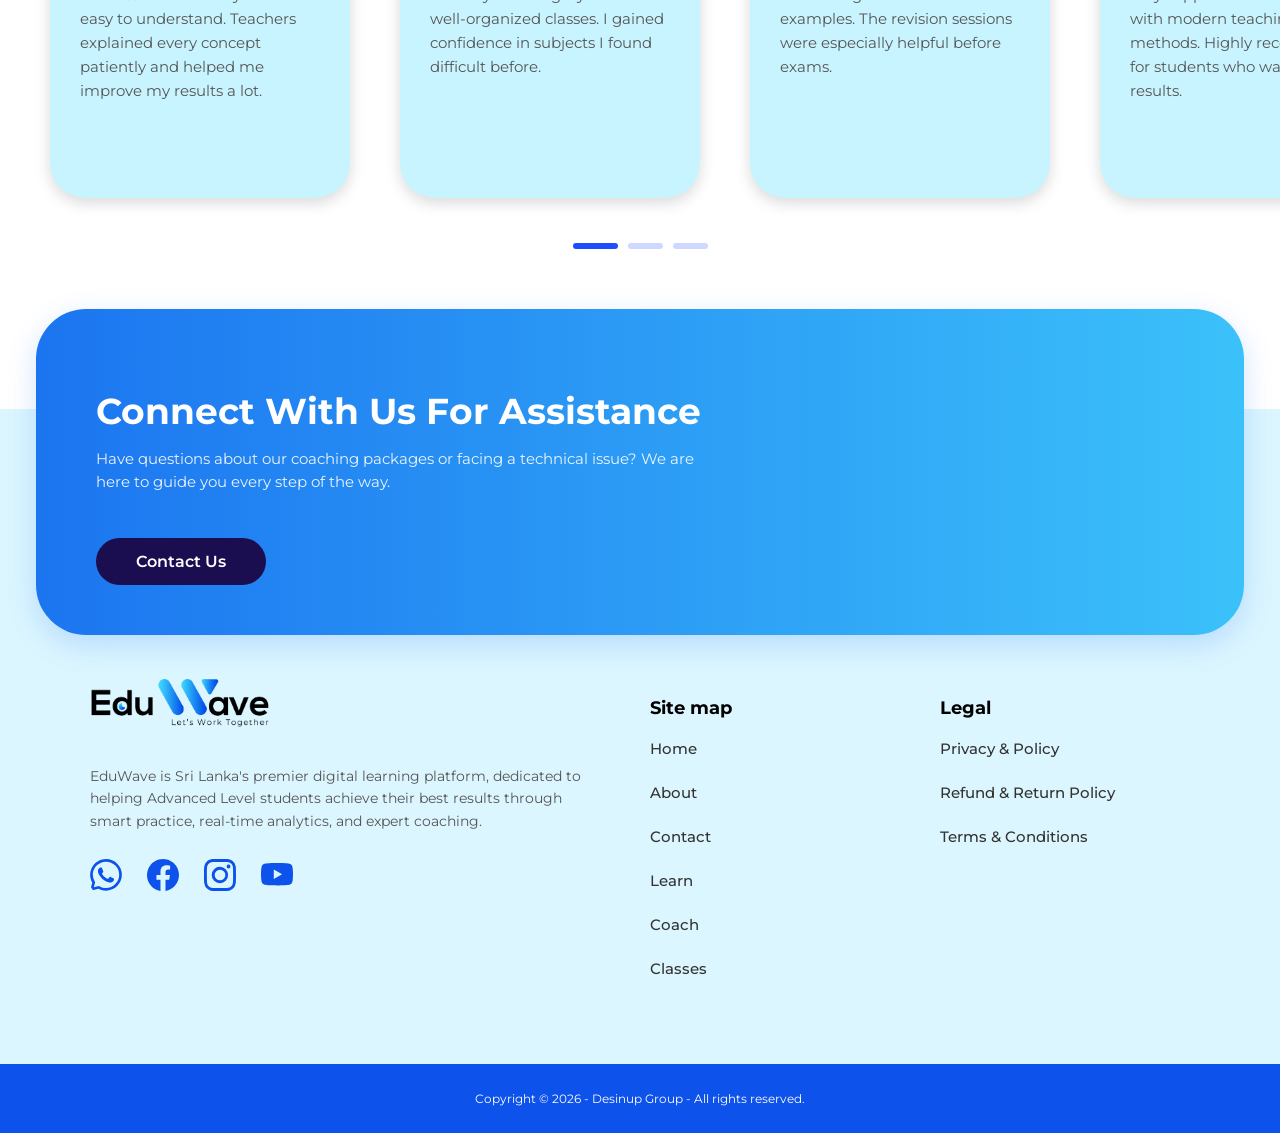
<file: learn.html>
<!doctype html>
<html lang="en">

<head>
    <title>EduWave | Let's Work Together</title>
    <link rel="icon" type="image/png" href="assets/img/Favicon.png">
    <link rel="stylesheet" href="assets/css/style.css">
    <meta charset="UTF-8">
    <meta name="viewport" content="width=device-width, initial-scale=1.0">
    <script src="script.js"></script>
</head>

<body>

    <!-- HEADER -->
    <div>
        <header>
            <a href="index.html"> <img id="img_logo" src="assets/img/Logo-Black-C.png" alt="EduWave Logo">
            </a>
            <div class="hamburger" id="hamburger" aria-expanded="false" aria-label="Toggle navigation menu">
                <span></span>
                <span></span>
                <span></span>
            </div>

            <nav id="nav_bar">
                <a href="index.html">Home</a>

                <div class="dropdown" id="services-dropdown">
                    <a href="services.html" class="dropbtn">Services <span class="arrow"></span></a>
                    <div class="dropdown-content">
                        <a href="#">Learn</a>
                        <a href="coach.html">Coach</a>
                        <a href="https://eduwave.lk/comingsoon">Classes</a>
                    </div>
                </div>

                <a href="about.html">About Us</a>
                <a href="contact.html">Contact Us</a>
                <a href="https://learn.eduwave.lk/my/"><button id="openLoginBtn"
                        class="pricing-btn">Dashboard</button></a>

            </nav>
        </header>

    </div>

    <div id="head_01">
        <span>Home > Services > Learn</span>
        <div>
            <h1>Learn</h1>
            <p>Your free gateway to mastering A-Level Past Papers.</p>
        </div>
    </div>

    <div id="main_01">

        <!-- Section 1 -->
        <div class="row_01">
            <div class="text_01">
                <h1>What is</h1>
                <h2>EduWave Learn</h2>
                <p>
                    EduWave Learn is a dedicated space for students to practice without barriers. We believe that access to past papers should be free and easy. By digitizing these resources, we allow you to practice anytime, anywhere, on any device—completely replacing the need for bulky printed paper books.
                </p>
                <a href="https://learn.eduwave.lk/login/signup.php"><button id="bt_1">Join for free</button></a>
                <a href="https://learn.eduwave.lk/login/index.php"><button id="bt_2">Log in</button></a>
            </div>
            <div class="img_01">
                    <img class="box_01" src="assets/img/learn.png" alt="Learn Illustration">
                
            </div>
        </div>

    </div>



    <h1 id="pt_1">Join Now And Practice Today</h1>
    <p id="pt_2">
        Replace static books with interactive, timed quizzes that simulate the real exam environment.
    </p>

    <div class="feature-grid">


        <div class="feature-card card-blue">
            <div class="card-top">
                <div class="card-number">01</div>
                <div class="card-stripes">
                    <span></span><span></span><span></span>
                </div>
            </div>
            <div class="card-content">
                <h3>Papers as a Quiz</h3>
                <p>
                    Attempt official past papers in a digital format that mimics the real exam structure.
                </p>
            </div>
        </div>

        <div class="feature-card card-light-blue">
            <div class="card-top">
                <div class="card-number">02</div>
                <div class="card-stripes">
                    <span></span><span></span><span></span>
                </div>
            </div>
            <div class="card-content">
                <h3>Time Practice</h3>
                <p>
                    Train your brain to work faster. Our built-in countdown timer ensures you learn to manage your time effectively.
                </p>
            </div>
        </div>

        <div class="feature-card card-blue">
            <div class="card-top">
                <div class="card-number">03</div>
                <div class="card-stripes">
                    <span></span><span></span><span></span>
                </div>
            </div>
            <div class="card-content">
                <h3>Real time marks</h3>
                <p>
                    No more waiting. Get your MCQs graded instantly upon submission and see exactly where you stand
                </p>
            </div>
        </div>

        <div class="feature-card card-light-blue">
            <div class="card-top">
                <div class="card-number">04</div>
                <div class="card-stripes">
                    <span></span><span></span><span></span>
                </div>
            </div>
            <div class="card-content">
                <h3>Answer Explanation</h3>
                <p>
                    (Limited Access) Get basic correct answers immediately to verify your work.
                </p>
            </div>
        </div>

        <div class="feature-card card-blue">
            <div class="card-top">
                <div class="card-number">05</div>
                <div class="card-stripes">
                    <span></span><span></span><span></span>
                </div>
            </div>
            <div class="card-content">
                <h3>Track Progress</h3>
                <p>
                    View your history of attempted papers and see which years you have completed.
                </p>
            </div>
        </div>

        <div class="feature-card card-light-blue">
            <div class="card-top">
                <div class="card-number">06</div>
                <div class="card-stripes">
                    <span></span><span></span><span></span>
                </div>
            </div>
            <div class="card-content">
                <h3>Study Anywhere</h3>
                <p>
                    Study on the go. Our interface is optimized for both desktop and mobile devices.
                </p>
            </div>
        </div>

    </div>

    <div id="div_2">

        <h1 id="pt_1">Experts in every aspect</h1>
        <p id="pt_2">
            Our platform covers the core Science stream subjects with resources curated by top-ranking <br>lecturers and experienced past paper markers.
        </p>

        <div class="cards-container">

            <!-- Card 1 -->
            <div class="card">
                <div class="badge">01</div>
                <h2 class="card-title">Combined Maths</h2>
                <p class="card-desc">Master Pure and Applied Mathematics. We break down complex calculus, trigonometry, and mechanics problems into understandable steps.</p>
                <a href="https://learn.eduwave.lk/course/view.php?id=6"><button class="card-btn">View Papers →</button></a>
            </div>

            <!-- Card 2 -->
            <div class="card">
                <div class="badge">02</div>
                <h2 class="card-title">Physics</h2>
                <p class="card-desc">Visualize the laws of the universe. From mechanics to electronics, get clear explanations for both theory and practical questions.</p>
                <a href="https://learn.eduwave.lk/course/view.php?id=3"><button class="card-btn">View Papers →</button></a>
            </div>

            <!-- Card 3 -->
            <div class="card">
                <div class="badge">03</div>
                <h2 class="card-title">Chemistry</h2>
                <p class="card-desc">Understand the elements. We simplify organic reaction mechanisms, physical chemistry calculations, and inorganic trends.</p>
                <a href="https://learn.eduwave.lk/course/view.php?id=3"><button class="card-btn">View Papers →</button></a>
            </div>

            <!-- Card 4 -->
            <div class="card">
                <div class="badge">04</div>
                <h2 class="card-title">Biology</h2>
                <p class="card-desc">Explore the science of life. Get comprehensive notes and clear diagrams covering everything from cellular biology to environmental science.</p>
                <a href="https://learn.eduwave.lk/course/view.php?id=4"><button class="card-btn">View Papers →</button></a>
            </div>

            <!-- Card 5 -->
            <div class="card">
                <div class="badge">05</div>
                <h2 class="card-title">ICT</h2>
                <p class="card-desc">Code your future. Learn algorithms, database management, and networking concepts essential for the A/L ICT syllabus.</p>
                <a href="https://learn.eduwave.lk/course/view.php?id=7"><button class="card-btn">View Papers →</button></a>
            </div>

        </div>

    </div>

    </div>

    <div id="div_5">
        <h1 id="pt_1">Student's Reviews</h1>
        <p id="pt_2">
            Hear from students who improved their Z-score with EduWave.
        </p>

        <div id="review_cards_container">

            <!-- === ORIGINAL SET (1–5) === -->

            <!-- Card 1 -->
            <div class="review_card">
                <div class="review_header">
                    <div class="review_circle"></div>
                    <div>
                        <h2 class="reviewer_name">Nimal Perera</h2>
                        <p class="reviewer_Status">2023 A/L Student</p>
                    </div>
                </div>
                <p class="card-desc">
                    The lessons were very clear and easy to understand. Teachers explained
                    every concept patiently and helped me improve my results a lot.
                </p>
            </div>

            <!-- Card 2 -->
            <div class="review_card">
                <div class="review_header">
                    <div class="review_circle"></div>
                    <div>
                        <h2 class="reviewer_name">Sachini Fernando</h2>
                        <p class="reviewer_Status">2024 O/L Student</p>
                    </div>
                </div>
                <p class="card-desc">
                    Friendly teaching style and well-organized classes. I gained confidence
                    in subjects I found difficult before.
                </p>
            </div>

            <!-- Card 3 -->
            <div class="review_card">
                <div class="review_header">
                    <div class="review_circle"></div>
                    <div>
                        <h2 class="reviewer_name">Tharindu Silva</h2>
                        <p class="reviewer_Status">2023 A/L Student</p>
                    </div>
                </div>
                <p class="card-desc">
                    Excellent guidance with clear examples. The revision sessions were
                    especially helpful before exams.
                </p>
            </div>

            <!-- Card 4 -->
            <div class="review_card">
                <div class="review_header">
                    <div class="review_circle"></div>
                    <div>
                        <h2 class="reviewer_name">Dilshan Jayasinghe</h2>
                        <p class="reviewer_Status">Foundation Student</p>
                    </div>
                </div>
                <p class="card-desc">
                    Very supportive environment with modern teaching methods.
                    Highly recommended for students who want good results.
                </p>
            </div>

            <!-- Card 5 -->
            <div class="review_card">
                <div class="review_header">
                    <div class="review_circle"></div>
                    <div>
                        <h2 class="reviewer_name">Kavindi Rathnayake</h2>
                        <p class="reviewer_Status">2024 A/L Student</p>
                    </div>
                </div>
                <p class="card-desc">
                    Lessons were engaging and easy to follow. I really appreciate the
                    individual attention given to students.
                </p>
            </div>

            <!-- === DUPLICATE SET (6–10) === -->

            <!-- Card 6 (Duplicate of 1) -->
            <div class="review_card">
                <div class="review_header">
                    <div class="review_circle"></div>
                    <div>
                        <h2 class="reviewer_name">Nimal Perera</h2>
                        <p class="reviewer_Status">2023 A/L Student</p>
                    </div>
                </div>
                <p class="card-desc">
                    The lessons were very clear and easy to understand. Teachers explained
                    every concept patiently and helped me improve my results a lot.
                </p>
            </div>

            <!-- Card 7 (Duplicate of 2) -->
            <div class="review_card">
                <div class="review_header">
                    <div class="review_circle"></div>
                    <div>
                        <h2 class="reviewer_name">Sachini Fernando</h2>
                        <p class="reviewer_Status">2024 O/L Student</p>
                    </div>
                </div>
                <p class="card-desc">
                    Friendly teaching style and well-organized classes. I gained confidence
                    in subjects I found difficult before.
                </p>
            </div>

            <!-- Card 8 (Duplicate of 3) -->
            <div class="review_card">
                <div class="review_header">
                    <div class="review_circle"></div>
                    <div>
                        <h2 class="reviewer_name">Tharindu Silva</h2>
                        <p class="reviewer_Status">2023 A/L Student</p>
                    </div>
                </div>
                <p class="card-desc">
                    Excellent guidance with clear examples. The revision sessions were
                    especially helpful before exams.
                </p>
            </div>

            <!-- Card 9 (Duplicate of 4) -->
            <div class="review_card">
                <div class="review_header">
                    <div class="review_circle"></div>
                    <div>
                        <h2 class="reviewer_name">Dilshan Jayasinghe</h2>
                        <p class="reviewer_Status">Foundation Student</p>
                    </div>
                </div>
                <p class="card-desc">
                    Very supportive environment with modern teaching methods.
                    Highly recommended for students who want good results.
                </p>
            </div>

            <!-- Card 10 (Duplicate of 5) -->
            <div class="review_card">
                <div class="review_header">
                    <div class="review_circle"></div>
                    <div>
                        <h2 class="reviewer_name">Kavindi Rathnayake</h2>
                        <p class="reviewer_Status">2024 A/L Student</p>
                    </div>
                </div>
                <p class="card-desc">
                    Lessons were engaging and easy to follow. I really appreciate the
                    individual attention given to students.
                </p>
            </div>

        </div>
        <div class="slider-indicators">
            <span class="indicator active"></span>
            <span class="indicator"></span>
            <span class="indicator"></span>
        </div>
    </div>


    <footer class="footer-section">

        <!-- Floating CTA Card -->
        <div class="cta-card">
            <div class="cta-content">
                <h2>Connect With Us For Assistance</h2>
                <p>Have questions about our coaching packages or facing a technical issue? We are here to guide you every step of the way.
                </p>
                <a href="contact.html"><button class="cta-btn">Contact Us</button></a>
            </div>

        </div>

        <!-- Main Content -->
        <div class="footer-container">
            <div class="footer-row">

                <!-- Brand Info -->
                <div class="footer-col brand-col">
                    <div class="logo">
                        <!-- Make sure this path is correct for your project -->
                        <img id="footer_logo" src="assets/img/Logo-Black-C.png" alt="EduWave Logo">
                    </div>
                    <p class="brand-desc">
                        EduWave is Sri Lanka's premier digital learning platform, dedicated to helping Advanced Level students achieve their best results through smart practice, real-time analytics, and expert coaching.
                    </p>
                    <div class="social-icons">
                        <a href="#"><svg xmlns="http://www.w3.org/2000/svg" width="32" height="32" fill="#0d52eb"
                                class="icon" viewBox="0 0 16 16">
                                <path
                                    d="M13.601 2.326A7.85 7.85 0 0 0 7.994 0C3.627 0 .068 3.558.064 7.926c0 1.399.366 2.76 1.057 3.965L0 16l4.204-1.102a7.9 7.9 0 0 0 3.79.965h.004c4.368 0 7.926-3.558 7.93-7.93A7.9 7.9 0 0 0 13.6 2.326zM7.994 14.521a6.6 6.6 0 0 1-3.356-.92l-.24-.144-2.494.654.666-2.433-.156-.251a6.56 6.56 0 0 1-1.007-3.505c0-3.626 2.957-6.584 6.591-6.584a6.56 6.56 0 0 1 4.66 1.931 6.56 6.56 0 0 1 1.928 4.66c-.004 3.639-2.961 6.592-6.592 6.592m3.615-4.934c-.197-.099-1.17-.578-1.353-.646-.182-.065-.315-.099-.445.099-.133.197-.513.646-.627.775-.114.133-.232.148-.43.05-.197-.1-.836-.308-1.592-.985-.59-.525-.985-1.175-1.103-1.372-.114-.198-.011-.304.088-.403.087-.088.197-.232.296-.346.1-.114.133-.198.198-.33.065-.134.034-.248-.015-.347-.05-.099-.445-1.076-.612-1.47-.16-.389-.323-.335-.445-.34-.114-.007-.247-.007-.38-.007a.73.73 0 0 0-.529.247c-.182.198-.691.677-.691 1.654s.71 1.916.81 2.049c.098.133 1.394 2.132 3.383 2.992.47.205.84.326 1.129.418.475.152.904.129 1.246.08.38-.058 1.171-.48 1.338-.943.164-.464.164-.86.114-.943-.049-.084-.182-.133-.38-.232" />
                            </svg></a>
                        <a href="#"><svg xmlns="http://www.w3.org/2000/svg" width="32" height="32" fill="#0d52eb"
                                class="icon" viewBox="0 0 16 16">
                                <path
                                    d="M16 8.049c0-4.446-3.582-8.05-8-8.05C3.58 0-.002 3.603-.002 8.05c0 4.017 2.926 7.347 6.75 7.951v-5.625h-2.03V8.05H6.75V6.275c0-2.017 1.195-3.131 3.022-3.131.876 0 1.791.157 1.791.157v1.98h-1.009c-.993 0-1.303.621-1.303 1.258v1.51h2.218l-.354 2.326H9.25V16c3.824-.604 6.75-3.934 6.75-7.951" />
                            </svg></a>
                        <a href="#"><svg xmlns="http://www.w3.org/2000/svg" width="32" height="32" fill="#0d52eb"
                                class="icon" viewBox="0 0 16 16">
                                <path
                                    d="M8 0C5.829 0 5.556.01 4.703.048 3.85.088 3.269.222 2.76.42a3.9 3.9 0 0 0-1.417.923A3.9 3.9 0 0 0 .42 2.76C.222 3.268.087 3.85.048 4.7.01 5.555 0 5.827 0 8.001c0 2.172.01 2.444.048 3.297.04.852.174 1.433.372 1.942.205.526.478.972.923 1.417.444.445.89.719 1.416.923.51.198 1.09.333 1.942.372C5.555 15.99 5.827 16 8 16s2.444-.01 3.298-.048c.851-.04 1.434-.174 1.943-.372a3.9 3.9 0 0 0 1.416-.923c.445-.445.718-.891.923-1.417.197-.509.332-1.09.372-1.942C15.99 10.445 16 10.173 16 8s-.01-2.445-.048-3.299c-.04-.851-.175-1.433-.372-1.941a3.9 3.9 0 0 0-.923-1.417A3.9 3.9 0 0 0 13.24.42c-.51-.198-1.092-.333-1.943-.372C10.443.01 10.172 0 7.998 0zm-.717 1.442h.718c2.136 0 2.389.007 3.232.046.78.035 1.204.166 1.486.275.373.145.64.319.92.599s.453.546.598.92c.11.281.24.705.275 1.485.039.843.047 1.096.047 3.231s-.008 2.389-.047 3.232c-.035.78-.166 1.203-.275 1.485a2.5 2.5 0 0 1-.599.919c-.28.28-.546.453-.92.598-.28.11-.704.24-1.485.276-.843.038-1.096.047-3.232.047s-2.39-.009-3.233-.047c-.78-.036-1.203-.166-1.485-.276a2.5 2.5 0 0 1-.92-.598 2.5 2.5 0 0 1-.6-.92c-.109-.281-.24-.705-.275-1.485-.038-.843-.046-1.096-.046-3.233s.008-2.388.046-3.231c.036-.78.166-1.204.276-1.486.145-.373.319-.64.599-.92s.546-.453.92-.598c.282-.11.705-.24 1.485-.276.738-.034 1.024-.044 2.515-.045zm4.988 1.328a.96.96 0 1 0 0 1.92.96.96 0 0 0 0-1.92m-4.27 1.122a4.109 4.109 0 1 0 0 8.217 4.109 4.109 0 0 0 0-8.217m0 1.441a2.667 2.667 0 1 1 0 5.334 2.667 2.667 0 0 1 0-5.334" />
                            </svg></a>
                        <a href="#"><svg xmlns="http://www.w3.org/2000/svg" width="32" height="32" fill="#0d52eb"
                                class="icon" viewBox="0 0 16 16">
                                <path
                                    d="M8.051 1.999h.089c.822.003 4.987.033 6.11.335a2.01 2.01 0 0 1 1.415 1.42c.101.38.172.883.22 1.402l.01.104.022.26.008.104c.065.914.073 1.77.074 1.957v.075c-.001.194-.01 1.108-.082 2.06l-.008.105-.009.104c-.05.572-.124 1.14-.235 1.558a2.01 2.01 0 0 1-1.415 1.42c-1.16.312-5.569.334-6.18.335h-.142c-.309 0-1.587-.006-2.927-.052l-.17-.006-.087-.004-.171-.007-.171-.007c-1.11-.049-2.167-.128-2.654-.26a2.01 2.01 0 0 1-1.415-1.419c-.111-.417-.185-.986-.235-1.558L.09 9.82l-.008-.104A31 31 0 0 1 0 7.68v-.123c.002-.215.01-.958.064-1.778l.007-.103.003-.052.008-.104.022-.26.01-.104c.048-.519.119-1.023.22-1.402a2.01 2.01 0 0 1 1.415-1.42c.487-.13 1.544-.21 2.654-.26l.17-.007.172-.006.086-.003.171-.007A100 100 0 0 1 7.858 2zM6.4 5.209v4.818l4.157-2.408z" />
                            </svg></a>
                    </div>
                </div>

                <!-- Site Map -->
                <div class="footer-col links-col">
                    <h3>Site map</h3>
                    <ul>
                        <li><a href="#">Home</a></li>
                        <li><a href="about.html">About</a></li>
                        <li><a href="contact.html">Contact</a></li>
                        <li><a href="#">Learn</a></li>
                        <li><a href="coach.html">Coach</a></li>
                        <li><a href="https://eduwave.lk/comingsoon">Classes</a></li>
                    </ul>
                </div>

                <!-- Legal -->
                <div class="footer-col links-col">
                    <h3>Legal</h3>
                    <ul>
                        <li><a href="https://coach.eduwave.lk/privacy-policy">Privacy & Policy</a></li>
                        <li><a href="#">Refund & Return Policy</a></li>
                        <li><a href="#">Terms & Conditions</a></li>
                    </ul>
                </div>
            </div>
        </div>

        <!-- Copyright -->
        <div class="copyright-bar">
            <p>Copyright © 2026 - Desinup Group - All rights reserved.</p>
        </div>
    </footer>

    <div id="preloader">
        <img src="assets/img/loader.gif" alt="Loading">
    </div>

</body>

</html>
</file>
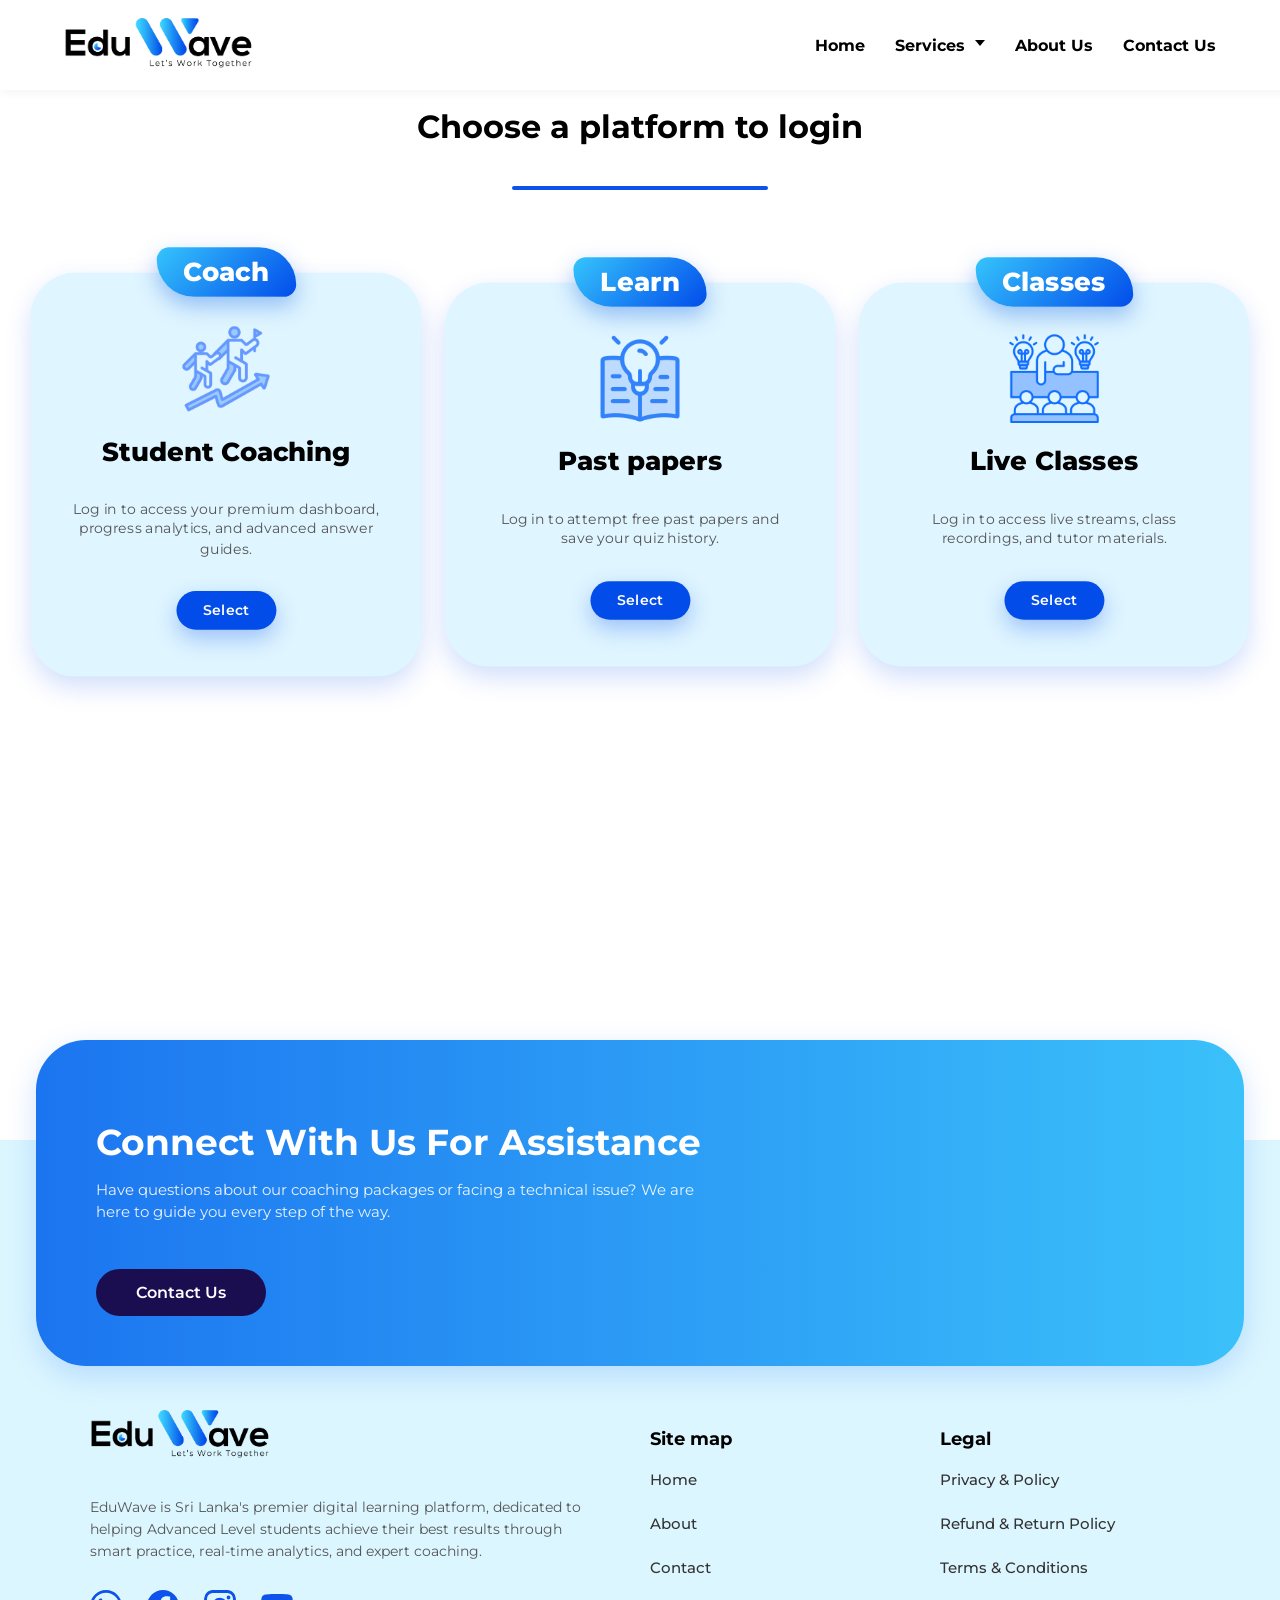
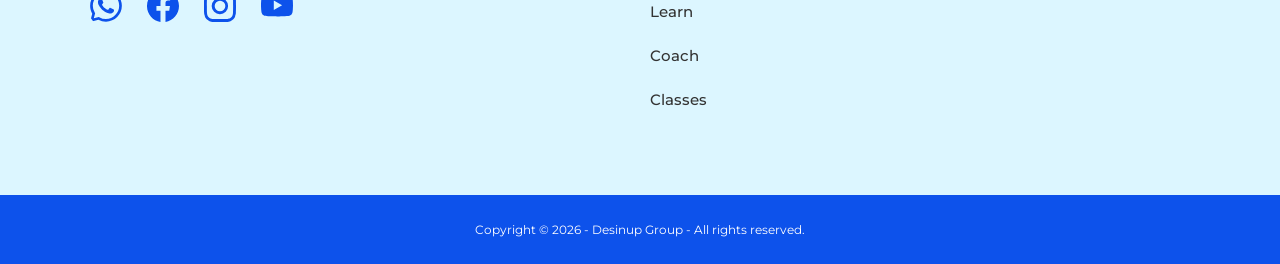
<file: login.html>
<!doctype html>
<html lang="en">

<head>
    <title>EduWave | Let's Work Together</title>
    <link rel="icon" type="image/png" href="assets/img/Favicon.png">
    <link rel="stylesheet" href="assets/css/style.css">
    <meta charset="UTF-8">
    <meta name="viewport" content="width=device-width, initial-scale=1.0">
    <script src="script.js"></script>
</head>

<body>

    <!-- HEADER -->
    <div>
        <header>
            <a href="index.html"> <img id="img_logo" src="assets/img/Logo-Black-C.png" alt="EduWave Logo">
            </a>
            <div class="hamburger" id="hamburger" aria-expanded="false" aria-label="Toggle navigation menu">
                <span></span>
                <span></span>
                <span></span>
            </div>

            <nav id="nav_bar">
                <a href="index.html">Home</a>

                <div class="dropdown" id="services-dropdown">
                    <a href="services.html" class="dropbtn">Services <span class="arrow"></span></a>
                    <div class="dropdown-content">
                        <a href="learn.html">Learn</a>
                        <a href="coach.html">Coach</a>
                        <a href="">Classes</a>
                    </div>
                </div>

                <a href="about.html">About Us</a>
                <a href="contact.html">Contact Us</a>
            </nav>
        </header>

    </div>


    <!-- Pop-up window -->
    <div class="div_6">

        <section id="login_section">
            <span class="close-btn" id="closeBtn">&times;</span>
            <h2 class="login_h2">Choose a platform to login</h2>
            <div class="line_01_login"></div>

            <div class="login-container">

                <!-- Card 1 -->
                <div class="pricing-card">
                    <div class="avatar-section">
                        <div class="pricing-badge-login">Coach</div>
                        <div class="circle_login">
                            <img class="circle_img_login" src="assets/img/coach-icon.png" alt="Coach Icon">
                        </div>
                    </div>
                    <h2 class="pricing-title">Student Coaching</h2>
                    <p class="pricing-desc">
                        Log in to access your premium dashboard, progress analytics, and advanced answer guides.
                    </p><br>
                    <a href="https://coach.eduwave.lk/dashboard"><button class="pricing-btn-login">Select</button></a>

                </div>

                <!-- Card 2 (Featured) -->
                <div class="pricing-card">

                    <div class="avatar-section">
                        <div class="pricing-badge-login">Learn</div>
                        <div class="circle_login">
                            <img class="circle_img_login" src="assets/img/learn-icon.png" alt="Learn Icon">

                        </div>
                    </div>

                    <h2 class="pricing-title">Past papers</h2>
                    <p class="pricing-desc">
                        Log in to attempt free past papers and save your quiz history.
                    </p><br>
                    <a href="https://learn.eduwave.lk/my/"><button class="pricing-btn-login">Select</button></a>

                </div>

                <!-- Card 3 -->
                <div class="pricing-card">
                    <div class="avatar-section">
                        <div class="pricing-badge-login">Classes</div>
                        <div class="circle_login">
                            <img class="circle_img_login" src="assets/img/classes-icon.png" alt="Classes Icon">

                        </div>
                    </div>
                    <h2 class="pricing-title">Live Classes</h2>
                    <p class="pricing-desc">
                        Log in to access live streams, class recordings, and tutor materials.
                    </p><br>
                    <a href="https://eduwave.lk/comingsoon"><button class="pricing-btn-login">Select</button></a>
                </div>

            </div>
        </section>
    </div>

    <footer class="footer-section">

        <!-- Floating CTA Card -->
        <div class="cta-card">
            <div class="cta-content">
                <h2>Connect With Us For Assistance</h2>
                <p>Have questions about our coaching packages or facing a technical issue? We are here to guide you
                    every step of the way.
                </p>
                <a href="contact.html"><button class="cta-btn">Contact Us</button></a>
            </div>

        </div>

        <!-- Main Content -->
        <div class="footer-container">
            <div class="footer-row">

                <!-- Brand Info -->
                <div class="footer-col brand-col">
                    <div class="logo">
                        <!-- Make sure this path is correct for your project -->
                        <img id="footer_logo" src="assets/img/Logo-Black-C.png" alt="EduWave Logo">
                    </div>
                    <p class="brand-desc">
                        EduWave is Sri Lanka's premier digital learning platform, dedicated to helping Advanced Level
                        students achieve their best results through smart practice, real-time analytics, and expert
                        coaching.
                    </p>
                    <div class="social-icons">
                        <a href="#"><svg xmlns="http://www.w3.org/2000/svg" width="32" height="32" fill="#0d52eb"
                                class="icon" viewBox="0 0 16 16">
                                <path
                                    d="M13.601 2.326A7.85 7.85 0 0 0 7.994 0C3.627 0 .068 3.558.064 7.926c0 1.399.366 2.76 1.057 3.965L0 16l4.204-1.102a7.9 7.9 0 0 0 3.79.965h.004c4.368 0 7.926-3.558 7.93-7.93A7.9 7.9 0 0 0 13.6 2.326zM7.994 14.521a6.6 6.6 0 0 1-3.356-.92l-.24-.144-2.494.654.666-2.433-.156-.251a6.56 6.56 0 0 1-1.007-3.505c0-3.626 2.957-6.584 6.591-6.584a6.56 6.56 0 0 1 4.66 1.931 6.56 6.56 0 0 1 1.928 4.66c-.004 3.639-2.961 6.592-6.592 6.592m3.615-4.934c-.197-.099-1.17-.578-1.353-.646-.182-.065-.315-.099-.445.099-.133.197-.513.646-.627.775-.114.133-.232.148-.43.05-.197-.1-.836-.308-1.592-.985-.59-.525-.985-1.175-1.103-1.372-.114-.198-.011-.304.088-.403.087-.088.197-.232.296-.346.1-.114.133-.198.198-.33.065-.134.034-.248-.015-.347-.05-.099-.445-1.076-.612-1.47-.16-.389-.323-.335-.445-.34-.114-.007-.247-.007-.38-.007a.73.73 0 0 0-.529.247c-.182.198-.691.677-.691 1.654s.71 1.916.81 2.049c.098.133 1.394 2.132 3.383 2.992.47.205.84.326 1.129.418.475.152.904.129 1.246.08.38-.058 1.171-.48 1.338-.943.164-.464.164-.86.114-.943-.049-.084-.182-.133-.38-.232" />
                            </svg></a>
                        <a href="#"><svg xmlns="http://www.w3.org/2000/svg" width="32" height="32" fill="#0d52eb"
                                class="icon" viewBox="0 0 16 16">
                                <path
                                    d="M16 8.049c0-4.446-3.582-8.05-8-8.05C3.58 0-.002 3.603-.002 8.05c0 4.017 2.926 7.347 6.75 7.951v-5.625h-2.03V8.05H6.75V6.275c0-2.017 1.195-3.131 3.022-3.131.876 0 1.791.157 1.791.157v1.98h-1.009c-.993 0-1.303.621-1.303 1.258v1.51h2.218l-.354 2.326H9.25V16c3.824-.604 6.75-3.934 6.75-7.951" />
                            </svg></a>
                        <a href="#"><svg xmlns="http://www.w3.org/2000/svg" width="32" height="32" fill="#0d52eb"
                                class="icon" viewBox="0 0 16 16">
                                <path
                                    d="M8 0C5.829 0 5.556.01 4.703.048 3.85.088 3.269.222 2.76.42a3.9 3.9 0 0 0-1.417.923A3.9 3.9 0 0 0 .42 2.76C.222 3.268.087 3.85.048 4.7.01 5.555 0 5.827 0 8.001c0 2.172.01 2.444.048 3.297.04.852.174 1.433.372 1.942.205.526.478.972.923 1.417.444.445.89.719 1.416.923.51.198 1.09.333 1.942.372C5.555 15.99 5.827 16 8 16s2.444-.01 3.298-.048c.851-.04 1.434-.174 1.943-.372a3.9 3.9 0 0 0 1.416-.923c.445-.445.718-.891.923-1.417.197-.509.332-1.09.372-1.942C15.99 10.445 16 10.173 16 8s-.01-2.445-.048-3.299c-.04-.851-.175-1.433-.372-1.941a3.9 3.9 0 0 0-.923-1.417A3.9 3.9 0 0 0 13.24.42c-.51-.198-1.092-.333-1.943-.372C10.443.01 10.172 0 7.998 0zm-.717 1.442h.718c2.136 0 2.389.007 3.232.046.78.035 1.204.166 1.486.275.373.145.64.319.92.599s.453.546.598.92c.11.281.24.705.275 1.485.039.843.047 1.096.047 3.231s-.008 2.389-.047 3.232c-.035.78-.166 1.203-.275 1.485a2.5 2.5 0 0 1-.599.919c-.28.28-.546.453-.92.598-.28.11-.704.24-1.485.276-.843.038-1.096.047-3.232.047s-2.39-.009-3.233-.047c-.78-.036-1.203-.166-1.485-.276a2.5 2.5 0 0 1-.92-.598 2.5 2.5 0 0 1-.6-.92c-.109-.281-.24-.705-.275-1.485-.038-.843-.046-1.096-.046-3.233s.008-2.388.046-3.231c.036-.78.166-1.204.276-1.486.145-.373.319-.64.599-.92s.546-.453.92-.598c.282-.11.705-.24 1.485-.276.738-.034 1.024-.044 2.515-.045zm4.988 1.328a.96.96 0 1 0 0 1.92.96.96 0 0 0 0-1.92m-4.27 1.122a4.109 4.109 0 1 0 0 8.217 4.109 4.109 0 0 0 0-8.217m0 1.441a2.667 2.667 0 1 1 0 5.334 2.667 2.667 0 0 1 0-5.334" />
                            </svg></a>
                        <a href="#"><svg xmlns="http://www.w3.org/2000/svg" width="32" height="32" fill="#0d52eb"
                                class="icon" viewBox="0 0 16 16">
                                <path
                                    d="M8.051 1.999h.089c.822.003 4.987.033 6.11.335a2.01 2.01 0 0 1 1.415 1.42c.101.38.172.883.22 1.402l.01.104.022.26.008.104c.065.914.073 1.77.074 1.957v.075c-.001.194-.01 1.108-.082 2.06l-.008.105-.009.104c-.05.572-.124 1.14-.235 1.558a2.01 2.01 0 0 1-1.415 1.42c-1.16.312-5.569.334-6.18.335h-.142c-.309 0-1.587-.006-2.927-.052l-.17-.006-.087-.004-.171-.007-.171-.007c-1.11-.049-2.167-.128-2.654-.26a2.01 2.01 0 0 1-1.415-1.419c-.111-.417-.185-.986-.235-1.558L.09 9.82l-.008-.104A31 31 0 0 1 0 7.68v-.123c.002-.215.01-.958.064-1.778l.007-.103.003-.052.008-.104.022-.26.01-.104c.048-.519.119-1.023.22-1.402a2.01 2.01 0 0 1 1.415-1.42c.487-.13 1.544-.21 2.654-.26l.17-.007.172-.006.086-.003.171-.007A100 100 0 0 1 7.858 2zM6.4 5.209v4.818l4.157-2.408z" />
                            </svg></a>
                    </div>
                </div>

                <!-- Site Map -->
                <div class="footer-col links-col">
                    <h3>Site map</h3>
                    <ul>
                        <li><a href="#">Home</a></li>
                        <li><a href="about.html">About</a></li>
                        <li><a href="contact.html">Contact</a></li>
                        <li><a href="learn.html">Learn</a></li>
                        <li><a href="coach.html">Coach</a></li>
                        <li><a href="https://eduwave.lk/comingsoon">Classes</a></li>
                    </ul>
                </div>

                <!-- Legal -->
                <div class="footer-col links-col">
                    <h3>Legal</h3>
                    <ul>
                        <li><a href="https://coach.eduwave.lk/privacy-policy">Privacy & Policy</a></li>
                        <li><a href="#">Refund & Return Policy</a></li>
                        <li><a href="#">Terms & Conditions</a></li>
                    </ul>
                </div>
            </div>
        </div>

        <!-- Copyright -->
        <div class="copyright-bar">
            <p>Copyright © 2026 - Desinup Group - All rights reserved.</p>
        </div>
    </footer>



    <div id="preloader">
        <img src="assets/img/loader.gif" alt="Loading">
    </div>
</body>

</html>
</file>
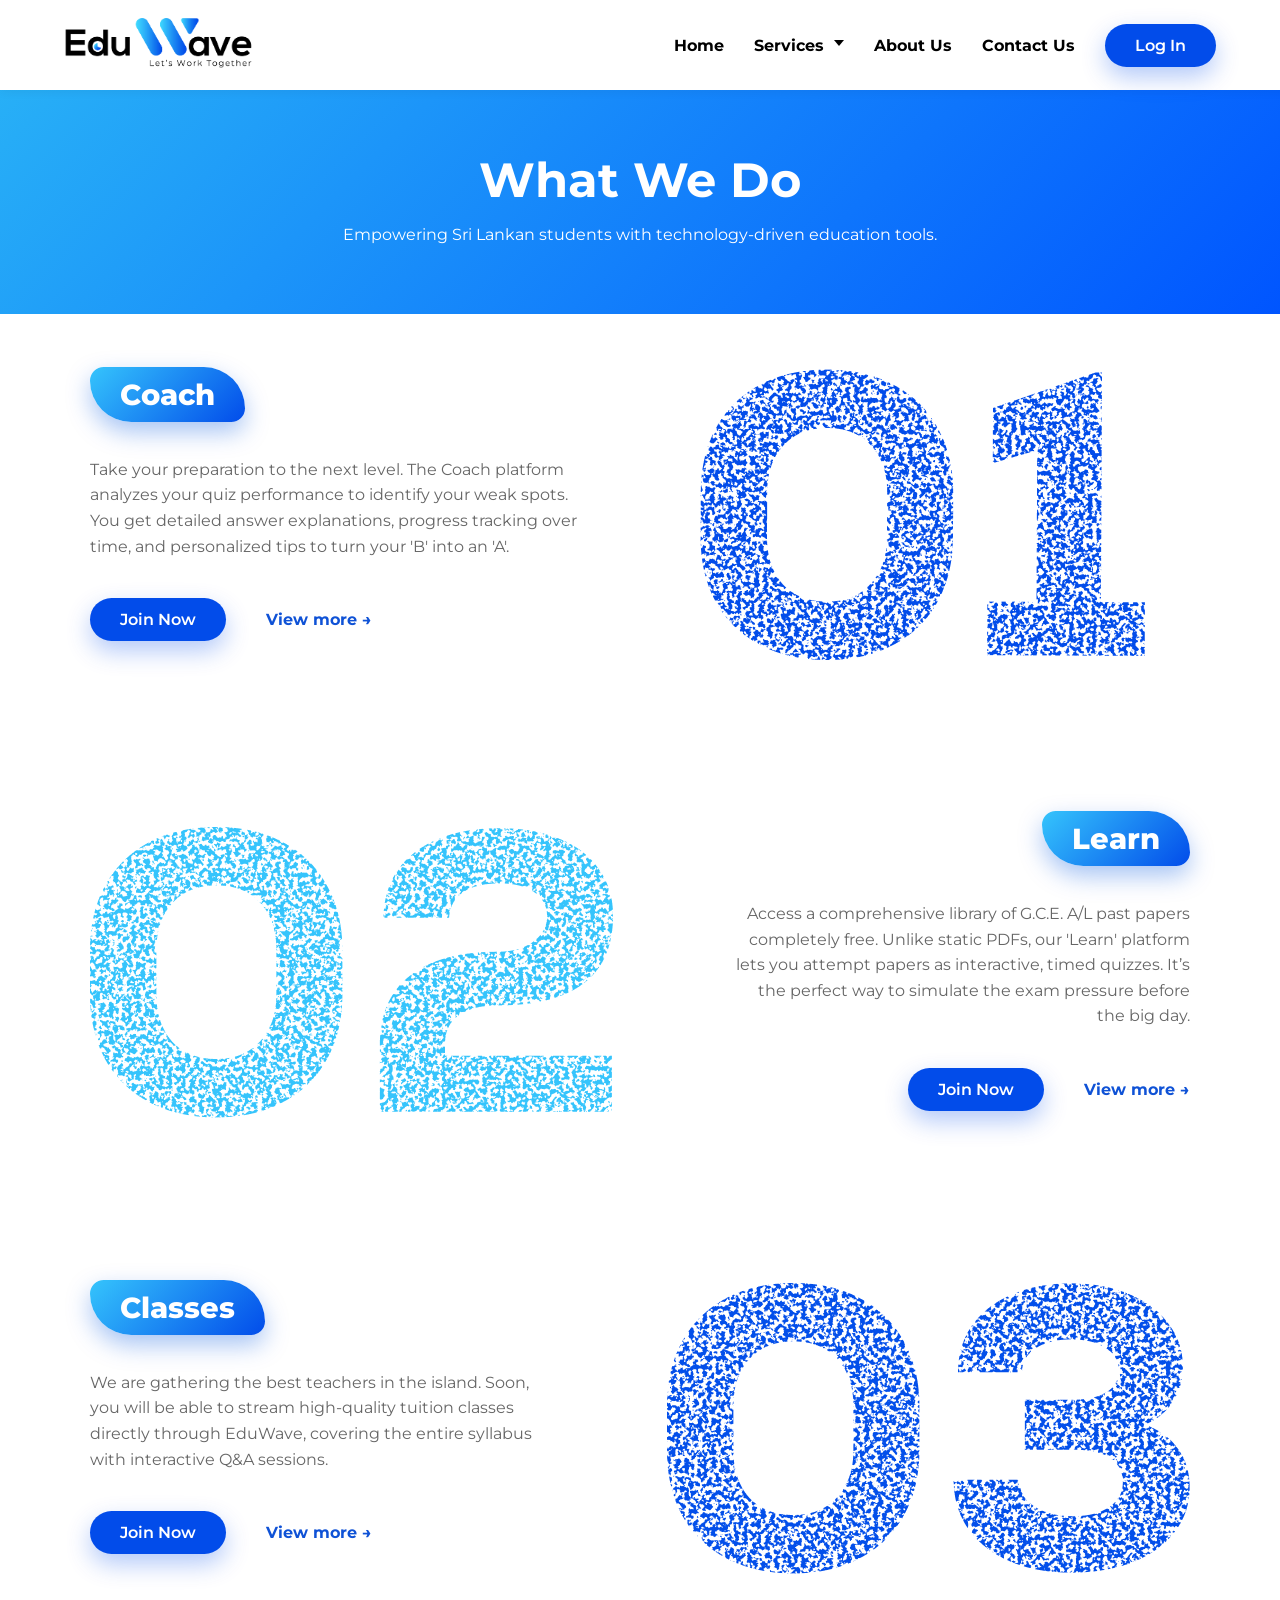
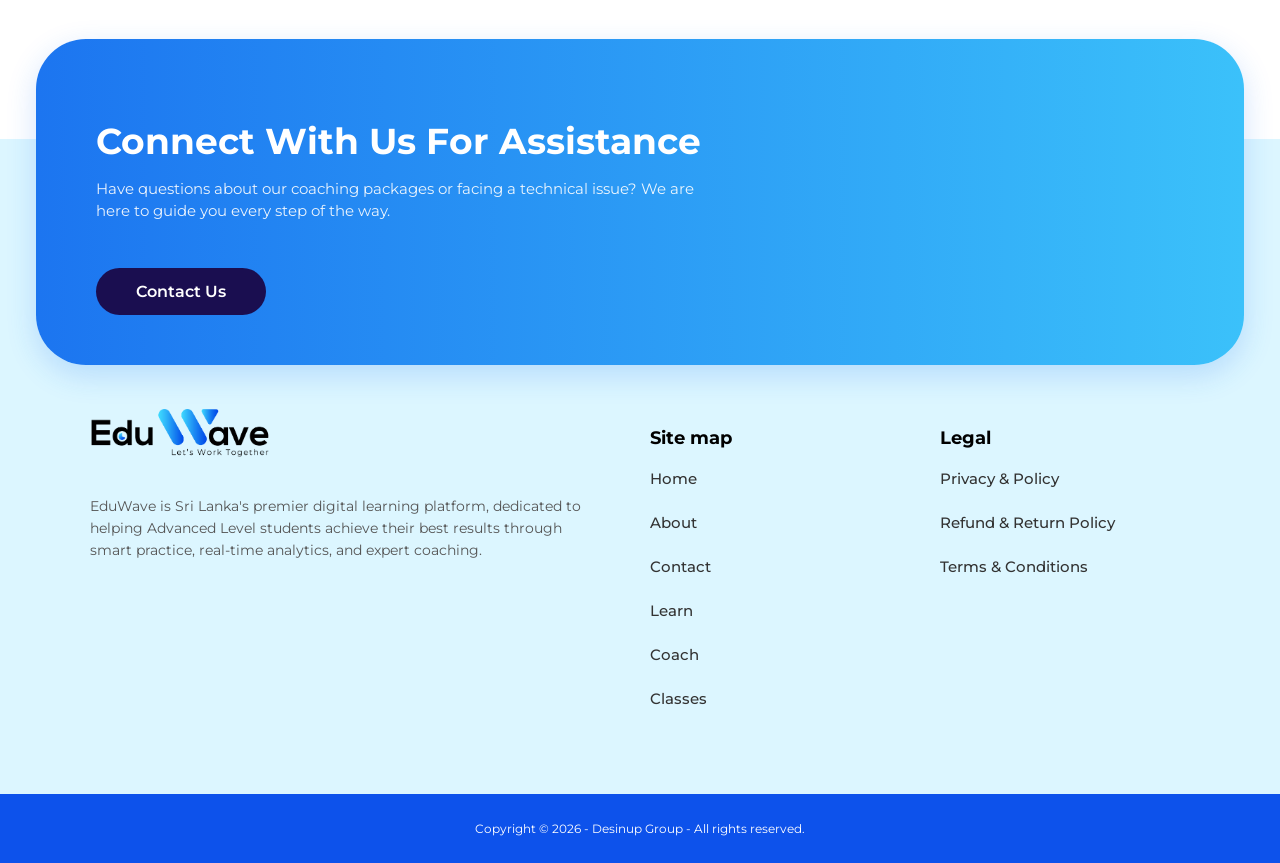
<file: services.html>
<!doctype html>
<html lang="en">

<head>
    <title>EduWave | Let's Work Together</title>
    <link rel="icon" type="image/png" href="assets/img/Favicon.png">
    <link rel="stylesheet" href="assets/css/style.css">
    <meta charset="UTF-8">
    <meta name="viewport" content="width=device-width, initial-scale=1.0">
    <script src="script.js"></script>
</head>

<body>

    <!-- HEADER -->
    <div>
        <header>
            <a href="index.html"> <img id="img_logo" src="assets/img/Logo-Black-C.png" alt="EduWave Logo">
            </a>
            <div class="hamburger" id="hamburger" aria-expanded="false" aria-label="Toggle navigation menu">
                <span></span>
                <span></span>
                <span></span>
            </div>

            <nav id="nav_bar">
                <a href="index.html">Home</a>

                <div class="dropdown" id="services-dropdown">
                    <a href="#" class="dropbtn">Services <span class="arrow"></span></a>
                    <div class="dropdown-content">
                        <a href="learn.html">Learn</a>
                        <a href="coach.html">Coach</a>
                        <a href="https://eduwave.lk/comingsoon">Classes</a>
                    </div>
                </div>

                <a href="about.html">About Us</a>
                <a href="contact.html">Contact Us</a>
                <button id="openLoginBtn" class="pricing-btn">Log In</button>

            </nav>
        </header>

    </div>

    <div id="head_01">
        <span>Home > Services</span>
        <div>
            <h1>What We Do</h1>
            <p>Empowering Sri Lankan students with technology-driven education tools.</p>
        </div>
    </div>

    <div id="main_01">

        <!-- Section 1 -->
        <div class="row_01_service">
            <div class="text_01">
                <div class="pricing-badge-service">Coach</div><br><br>
                <p>Take your preparation to the next level. The Coach platform analyzes your quiz performance to
                    identify your weak spots. You get detailed answer explanations, progress tracking over time, and
                    personalized tips to turn your 'B' into an 'A'.</p><br>
                <div class="pricing-actions-service">
                    <a href="https://coach.eduwave.lk/student-registration"><button class="pricing-btn">Join
                            Now</button></a>
                    <a href="coach.html" class="pricing-link">View more &rarr;</a>
                </div>
            </div>
            <div class="img_01">
                <img class="img-service" src="assets/img/01.png" alt="number 01 .png">
            </div>
        </div>

        <!-- Section 2 -->
        <div class="row_01_service rev_01">
            <div class="img_01">
                <img class="img-service" src="assets/img/02.png" alt="number 02 .png">
            </div>
            <div class="text_01 right_01">
                <div class="pricing-badge-service">Learn</div><br><br>
                <p>Access a comprehensive library of G.C.E. A/L past papers completely free. Unlike static PDFs, our
                    'Learn' platform lets you attempt papers as interactive, timed quizzes. It’s the perfect way to
                    simulate the exam pressure before the big day.</p><br>
                <div class="pricing-actions-service-right">
                    <a href="https://learn.eduwave.lk/login/signup.php"><button class="pricing-btn">Join
                            Now</button></a>
                    <a href="learn.html" class="pricing-link">View more &rarr;</a>
                </div>
            </div>
        </div>

        <!-- Section 3 -->
        <div class="row_01_service">
            <div class="text_01">
                <div class="pricing-badge-service">Classes</div><br><br>
                <p>We are gathering the best teachers in the island. Soon, you will be able to stream high-quality
                    tuition classes directly through EduWave, covering the entire syllabus with interactive Q&A
                    sessions.</p><br>
                <div class="pricing-actions-service">
                    <a href="https://eduwave.lk/comingsoon"><button class="pricing-btn">Join Now</button></a>
                    <a href="https://eduwave.lk/comingsoon" class="pricing-link">View more &rarr;</a>
                </div>
            </div>
            <div class="img_01">
                <img class="img-service" src="assets/img/03.png" alt="number 03 .png">
            </div>
        </div>

    </div>
    </div>


    <footer class="footer-section">

        <!-- Floating CTA Card -->
        <div class="cta-card">
            <div class="cta-content">
                <h2>Connect With Us For Assistance</h2>
                <p>Have questions about our coaching packages or facing a technical issue? We are here to guide you
                    every step of the way.
                </p>
                <a href="contact.html"><button class="cta-btn">Contact Us</button></a>
            </div>

        </div>

        <!-- Main Content -->
        <div class="footer-container">
            <div class="footer-row">

                <!-- Brand Info -->
                <div class="footer-col brand-col">
                    <div class="logo">
                        <!-- Make sure this path is correct for your project -->
                        <img id="footer_logo" src="assets/img/Logo-Black-C.png" alt="EduWave Logo">
                    </div>
                    <p class="brand-desc">
                        EduWave is Sri Lanka's premier digital learning platform, dedicated to helping Advanced Level
                        students achieve their best results through smart practice, real-time analytics, and expert
                        coaching.
                    </p>
                    <div class="social-icons">
                        <a href="#" class="icon"></a>
                        <a href="#" class="icon"></a>
                        <a href="#" class="icon"></a>
                        <a href="#" class="icon"></a>
                    </div>
                </div>

                <!-- Site Map -->
                <div class="footer-col links-col">
                    <h3>Site map</h3>
                    <ul>
                        <li><a href="index.html">Home</a></li>
                        <li><a href="about.html">About</a></li>
                        <li><a href="contact.html">Contact</a></li>
                        <li><a href="learn.html">Learn</a></li>
                        <li><a href="coach.html">Coach</a></li>
                        <li><a href="https://eduwave.lk/comingsoon">Classes</a></li>
                    </ul>
                </div>

                <!-- Legal -->
                <div class="footer-col links-col">
                    <h3>Legal</h3>
                    <ul>
                        <li><a href="https://coach.eduwave.lk/privacy-policy">Privacy & Policy</a></li>
                        <li><a href="#">Refund & Return Policy</a></li>
                        <li><a href="#">Terms & Conditions</a></li>
                    </ul>
                </div>
            </div>
        </div>

        <!-- Copyright -->
        <div class="copyright-bar">
            <p>Copyright © 2026 - Desinup Group - All rights reserved.</p>
        </div>
    </footer>
    <!-- Pop-up window -->

    <div class="popup-overlay" id="popupOverlay">
        <section id="login_section">
            <span class="close-btn" id="closeBtn">&times;</span>
            <h2 class="login_h2">Choose a platform to login</h2>
            <div class="line_01_login"></div>

            <div class="login-container">

                <!-- Card 1 -->
                <div class="pricing-card">
                    <div class="avatar-section">
                        <div class="pricing-badge-login">Coach</div>
                        <div class="circle_login">
                            <img class="circle_img_login" src="assets/img/coach-icon.png" alt="Coach Icon">
                        </div>
                    </div>
                    <h2 class="pricing-title">Student Coaching</h2>
                    <p class="pricing-desc">
                        Log in to access your premium dashboard, progress analytics, and advanced answer guides.
                    </p><br>
                    <a href="https://coach.eduwave.lk/dashboard"><button class="pricing-btn-login">Select</button></a>

                </div>

                <!-- Card 2 (Featured) -->
                <div class="pricing-card">

                    <div class="avatar-section">
                        <div class="pricing-badge-login">Learn</div>
                        <div class="circle_login">
                            <img class="circle_img_login" src="assets/img/learn-icon.png" alt="Learn Icon">

                        </div>
                    </div>

                    <h2 class="pricing-title">Past papers</h2>
                    <p class="pricing-desc">
                        Log in to attempt free past papers and save your quiz history.
                    </p><br>
                    <a href="https://learn.eduwave.lk/my/"><button class="pricing-btn-login">Select</button></a>

                </div>

                <!-- Card 3 -->
                <div class="pricing-card">
                    <div class="avatar-section">
                        <div class="pricing-badge-login">Classes</div>
                        <div class="circle_login">
                            <img class="circle_img_login" src="assets/img/classes-icon.png" alt="Classes Icon">

                        </div>
                    </div>
                    <h2 class="pricing-title">Live Classes</h2>
                    <p class="pricing-desc">
                        Log in to access live streams, class recordings, and tutor materials.
                    </p><br>
                    <a href="https://eduwave.lk/comingsoon"><button class="pricing-btn-login">Select</button></a>
                </div>

            </div>
        </section>
    </div>

    <div id="preloader">
        <img src="assets/img/loader.gif" alt="Loading">
    </div>
</body>

</html>
</file>
<file: assets/css/style.css>
@import url('https://fonts.googleapis.com/css2?family=Montserrat:wght@100..900&display=swap');

/* ========== BASE STYLES ========== */
html {
    scroll-behavior: smooth;
}

html, body {
    overflow-x: hidden;
    max-width: 100vw;
}

body {
    margin: 0;
    padding: 0;
    font-family: Montserrat, sans-serif;
    cursor: url('../img/cursor.png') 0 0, auto;
}

/* Scrollbar */
::-webkit-scrollbar {
    background: #f1f1f1;
    width: 7px;
}

::-webkit-scrollbar-thumb {
    background: #35C4FC;
    border-radius: 10px;
}

/* Custom Cursor for Interactive Elements */
a, span, div, button, .card-btn, .nav_bar_item {
    cursor: url('../img/cursor.png') 0 0, pointer !important;
}

/* ========== PRELOADER ========== */
#preloader {
    position: fixed;
    top: 0;
    left: 0;
    width: 100%;
    height: 100vh;
    background: rgba(255, 255, 255, 0.7);
    backdrop-filter: blur(10px);
    display: flex;
    justify-content: center;
    align-items: center;
    z-index: 9999;
    transition: opacity 1s ease;
}

#preloader img {
    width: 150px;
}

.loader-hidden {
    opacity: 0;
    visibility: hidden;
}

/* ========== HEADER ========== */
header {
    position: fixed;
    top: 0;
    left: 0;
    width: 100%;
    height: 90px;
    background-color: white;
    display: flex;
    justify-content: space-between;
    align-items: center;
    padding: 0 5%;
    box-shadow: 0 2px 10px rgba(0, 0, 0, 0.05);
    z-index: 1000;
}

#img_logo {
    height: 50px;
    z-index: 1002;
}

/* Hamburger Menu */
.hamburger {
    display: none;
    flex-direction: column;
    gap: 5px;
    padding-right: 10%;
    cursor: pointer;
    z-index: 1002;
}

.hamburger span {
    width: 25px;
    height: 3px;
    background: black;
    transition: all 0.3s ease;
}

.hamburger.active span:nth-child(1) {
    transform: rotate(45deg) translate(5px, 6px);
}

.hamburger.active span:nth-child(2) {
    opacity: 0;
}

.hamburger.active span:nth-child(3) {
    transform: rotate(-45deg) translate(5px, -6px);
}

/* Navigation */
#nav_bar {
    display: flex;
    align-items: center;
    gap: 30px;
    padding-right: 10%;
}

#nav_bar > a, .dropbtn {
    color: black;
    text-decoration: none;
    font-weight: 700;
    font-size: 16px;
    background: none;
    border: none;
    cursor: pointer;
    transition: color 0.3s;
}

#nav_bar > a:hover, .dropbtn:hover {
    color: #35C4FC;
}

/* Dropdown */
.dropdown {
    position: relative;
    display: inline-flex;
    align-items: center;
}

.arrow {
    display: inline-block;
    margin-left: 5px;
    border: 5px solid transparent;
    border-top: 6px solid black;
    transition: transform 0.3s;
}

.dropdown:hover .arrow {
    transform: rotate(180deg);
}

.dropdown-content {
    display: none;
    position: absolute;
    top: 100%;
    left: 0;
    background-color: white;
    min-width: 180px;
    border-radius: 8px;
    box-shadow: 0 8px 16px rgba(0, 0, 0, 0.15);
    overflow: hidden;
    z-index: 1001;
}

.dropdown:hover .dropdown-content,
.dropdown-content.active {
    display: block;
}

.dropdown-content a {
    display: block;
    padding: 12px 16px;
    color: black;
    text-decoration: none;
    font-weight: 600;
    font-size: 14px;
    transition: background-color 0.2s;
}

.dropdown-content a:hover {
    background-color: #f1f1f1;
    color: #35C4FC;
}

/* ========== HOME SECTION ========== */
#home_set {
    width: 100%;
    min-height: 600px;
    display: flex;
    flex-wrap: wrap;
    align-items: center;
    justify-content: space-around;
    padding: 100px;
    box-sizing: border-box;
}

#div_1 {
    flex: 1;
    min-width: 300px;
    max-width: 600px;
    padding: 40px;
    font-size: clamp(20px, 4vw, 30px);
}

#home_set > div:last-child {
    flex: 1;
    min-width: 300px;
    display: flex;
    justify-content: center;
    position: relative;
    overflow: hidden;
}

#img_home {
    width: 150%;
    max-width: 300%;
    height: auto;
}

/* ========== BUTTONS ========== */
button {
    border: none;
    border-radius: 50px;
    font-size: 24px;
    font-weight: bold;
    font-family: Montserrat;
    cursor: pointer;
    transition: all 0.3s ease;
}

#bt_1 {
    width: 216px;
    height: 64px;
    background-color: #024CEA;
    color: white;
}

#bt_2 {
    width: 173px;
    height: 64px;
    background-color: black;
    color: white;
    margin-left: 10px;
}

#bt_1:hover, #bt_2:hover {
    transform: scale(1.05);
    filter: brightness(1.1);
}

#bt_1:hover {
    box-shadow: 0 15px 30px rgba(2, 76, 234, 0.4);
}

#bt_2:hover {
    box-shadow: 0 15px 30px rgba(0, 0, 0, 0.4);
}

button:active {
    transform: scale(0.95);
}

/* ========== PRICING SECTION ========== */
#pricing_set {
    width: 100%;
    min-height: 100vh;
    display: flex;
    justify-content: center;
    align-items: center;
    background: #ffffff;
    overflow: hidden;
}

.pricing-container {
    display: flex;
    align-items: center;
    justify-content: center;
    gap: 0;
    margin: 120px 0 150px;
    z-index: 10;
}

.pricing-card {
    background-color: #dff5ff;
    border-radius: 50px;
    padding: 50px 35px;
    width: 360px;
    margin: 0 -10px;
    text-align: center;
    position: relative;
    display: flex;
    flex-direction: column;
    justify-content: space-between;
    border: 2px solid transparent;
    box-shadow: 0 12px 28px rgba(2, 76, 234, 0.18);
    transform: scale(0.9);
    transition: all 0.4s ease;
}

.pricing-card:hover {
    background: #e8f8ff;
    backdrop-filter: blur(20px);
    border: 4px solid rgba(255, 255, 255, 0.6);
    box-shadow: 0 25px 60px rgba(2, 76, 234, 0.35), 0 0 36px rgba(2, 132, 252, 0.45);
    z-index: 20;
}

.pricing-card:not(.featured):hover {
    transform: scale(0.95) translateY(-8px);
}

.pricing-card.featured {
    transform: scale(1.05);
    z-index: 10;
    background: linear-gradient(180deg, #ecf9ff 0%, #d5f1ff 100%);
    box-shadow: 0 25px 60px rgba(2, 76, 234, 0.35), 0 0 36px rgba(2, 132, 252, 0.45);
}

.pricing-card.featured:hover {
    transform: scale(1.1) translateY(-8px);
}

.pricing-actions {
    display: flex;
    justify-content: center;
    align-items: center;
    gap: 40px;
    margin-top: auto;
}

.pricing-btn {
    background: #024CEA;
    color: white;
    padding: 12px 30px;
    border-radius: 25px;
    font-weight: 600;
    font-size: 1rem;
    cursor: pointer;
    box-shadow: 0 10px 25px rgba(2, 76, 234, 0.3);
    transition: all 0.3s;
}

.pricing-btn:hover {
    transform: translateY(-2px);
    box-shadow: 0 14px 32px rgba(2, 76, 234, 0.4);
}

.pricing-link {
    text-decoration: none;
    color: #0f52d6;
    font-weight: 700;
    font-size: 1rem;
    display: inline-block;
    transition: transform 0.3s;
}

.pricing-link:hover {
    transform: translateX(5px);
}

.pricing-card .avatar-section {
    display: flex;
    flex-direction: column;
    align-items: center;
}

.pricing-card .circle {
    width: 160px;
    height: 160px;
    background-color: #ffffff;
    border-radius: 50%;
}

.pricing-card .circle_img {
    width: 110px;
    height: 110px;
    margin-top: 25px;
}

.pricing-card .circle_img_login {
    width: 100px;
    height: 100px;
}

.pricing-badge {
    font-size: 1.8rem;
    padding: 10px 30px;
    border-radius: 15px 45px 15px 45px;
    margin-top: -30px;
    background: linear-gradient(135deg, #35C4FC 0%, #024CEA 100%);
    color: #ffffff;
    font-weight: 800;
    box-shadow: 0 10px 25px rgba(0, 86, 224, 0.35);
    z-index: 2;
}

.pricing-title {
    font-size: 1.8rem;
    font-weight: 800;
    margin: 20px 0;
    color: #000;
}

.pricing-desc {
    font-size: 1rem;
    color: #555555;
    line-height: 1.4;
    padding: 0 10px;
}

/* ========== CARDS SECTION ========== */
#div_2 {
    width: 100%;
    min-height: 100vh;
    background: #D2F4FF;
    padding: 80px 0 40px;
}

#pt_1, #pt_2 {
    text-align: center;
    position: relative;
    z-index: 1;
}

.cards-container {
    display: flex;
    flex-wrap: wrap;
    justify-content: center;
    gap: 30px;
    max-width: 1300px;
    margin: 50px auto 0;
    padding: 0 20px;
}

.card {
    background: rgba(255, 255, 255, 0.35);
    backdrop-filter: blur(15px);
    border: 1px solid rgba(255, 255, 255, 0.4);
    width: 300px;
    padding: 40px 35px;
    border-radius: 25px 120px 25px 25px;
    box-shadow: 0 15px 35px rgba(0, 0, 0, 0.05);
    transition: all 0.4s ease;
}

.card:hover {
    transform: translateY(-12px);
    background: rgba(255, 255, 255, 0.5);
    box-shadow: 0 20px 45px rgba(0, 0, 0, 0.1);
    border: 1px solid rgba(255, 255, 255, 0.8);
}

.badge {
    background-color: #004bdd;
    color: white;
    font-size: 32px;
    font-weight: 900;
    width: 70px;
    height: 70px;
    display: flex;
    justify-content: center;
    align-items: center;
    clip-path: polygon(20% 0%, 80% 5%, 100% 60%, 50% 100%, 0% 60%);
    transform: rotate(-8deg);
    margin-bottom: 25px;
    box-shadow: 0 5px 15px rgba(0, 75, 221, 0.3);
}

.card-title {
    font-size: 24px;
    font-weight: 800;
    color: #000000;
    margin: 0 0 15px;
}

.card-desc {
    color: #555;
    font-size: 15px;
    line-height: 1.6;
    margin: 0 0 30px;
}

.card-btn {
    display: inline-block;
    padding: 12px 28px;
    border-radius: 50px;
    border: none;
    background: #024CEA;
    color: white;
    font-size: 14px;
    font-weight: 700;
    text-transform: uppercase;
    letter-spacing: 1px;
    transition: background 0.2s ease;
}

.card-btn:hover {
    background: #35C4FC;
}

/* ========== COUNTER SECTION ========== */
#div_3 {
    width: 100%;
    height: 360px;
    display: flex;
    flex-wrap: wrap;
    justify-content: center;
    align-items: center;
    gap: 10%;
}

.counter_box {
    display: flex;
    flex-direction: column;
    justify-content: center;
    align-items: center;
    padding: 20px;
    text-align: center;
    max-width: 200px;
}

.counter, .counter1 {
    font-size: 48px;
    font-weight: bold;
    color: #024CEA;
    margin-bottom: 10px;
}

.counter1 {
    display: inline-block;
}

.counter_line {
    display: flex;
    align-items: center;
    justify-content: center;
    gap: 4px;
}

.counter_box h2 {
    font-size: 18px;
    font-weight: 600;
    color: #333;
    margin: 0;
    line-height: 1.4;
}

/* ========== COACHES SECTION ========== */
#div_4 {
    width: 100%;
    background: white;
    color: #001d3d;
    text-align: center;
}

.coach_cards_container {
    display: flex;
    justify-content: center;
    align-items: flex-start;
    gap: 40px;
    max-width: 1200px;
    margin: 80px auto 0;
    flex-wrap: wrap;
    padding-bottom: 50px;
}

.Coach_card {
    width: 340px;
    text-align: center;
    position: relative;
    overflow: hidden;
}

.Coach_card img {
    width: 220px;
    height: auto;
    margin-bottom: 25px;
}

/* ========== SHIMMER EFFECT ========== */
#home_set > div:last-child::before,
.Coach_card::before,
.team_card::before,
.feature-card::before {
    content: "";
    position: absolute;
    top: 0;
    left: -150%;
    width: 50%;
    height: 100%;
    background: linear-gradient(120deg, transparent, rgba(255, 255, 255, 0.6), transparent);
    transform: skewX(-20deg);
    pointer-events: none;
}

#home_set > div:last-child:hover::before,
.Coach_card:hover::before,
.team_card:hover::before,
.feature-card:hover::before {
    animation: shimmer 1.2s infinite;
}

@keyframes shimmer {
    0% { left: -150%; }
    100% { left: 150%; }
}

/* ========== REVIEW SECTION ========== */
#div_5 {
    width: 100%;
    background: #ffffff;
    text-align: center;
    padding: 40px 0;
    overflow: hidden;
}

#review_cards_container {
    display: flex;
    align-items: center;
    margin: 100px 0 0;
    gap: 50px;
    width: max-content;
    padding: 0 50px 20px;
    animation: scroll 20s linear infinite;
    overflow: hidden;
}

@keyframes scroll {
    0% { transform: translateX(0); }
    100% { transform: translateX(-50%); }
}

.review_card {
    background: #c8f4ff;
    padding: 25px 30px 30px;
    border-radius: 35px;
    box-shadow: 0 5px 15px rgba(0, 0, 0, 0.15);
    max-width: 240px;
    min-height: 260px;
    text-align: left;
    flex: 0 0 240px;
}

.review_header {
    display: flex;
    align-items: center;
    gap: 12px;
    margin-bottom: 15px;
}

.review_circle {
    width: 60px;
    height: 60px;
    background-color: #777;
    border-radius: 50%;
    flex-shrink: 0;
}

.reviewer_name {
    font-size: 1rem;
    font-weight: 700;
    margin: 0;
    color: #000;
}

.reviewer_Status {
    font-size: 0.8rem;
    color: #777;
    margin: 3px 0 0;
}

.slider-indicators {
    display: flex;
    justify-content: center;
    align-items: center;
    gap: 10px;
    margin-top: 25px;
}

.indicator {
    width: 35px;
    height: 6px;
    background: #cfd8ff;
    border-radius: 10px;
}

.indicator.active {
    width: 45px;
    background: #1f4cff;
}

/* ========== FOOTER ========== */
.footer-section {
    background-color: #dcf6ff;
    position: relative;
    margin-top: 120px;
    padding-top: 70px;
}

.footer-section-contact {
    background-color: #dcf6ff;
    margin-top: -45px;
}

.cta-card {
    position: absolute;
    top: -100px;
    left: 50%;
    transform: translateX(-50%);
    width: 85%;
    max-width: 1100px;
    background: linear-gradient(90deg, #1c75f0 0%, #3bc1fa 100%);
    border-radius: 50px;
    padding: 50px 60px;
    color: white;
    box-shadow: 0 10px 30px rgba(28, 117, 240, 0.2);
}

.cta-content {
    flex: 1;
    min-width: 300px;
}

.cta-content h2 {
    font-size: 36px;
    font-weight: 700;
    margin-bottom: 15px;
}

.cta-content p {
    font-size: 15px;
    opacity: 0.9;
    max-width: 600px;
    line-height: 1.5;
}

.cta-btn {
    display: inline-block;
    margin-top: 30px;
    padding: 14px 40px;
    background-color: #1a0e50;
    color: white;
    border: none;
    border-radius: 30px;
    font-weight: 600;
    font-size: 16px;
    cursor: pointer;
    transition: all 0.3s;
}

.cta-btn:hover {
    background-color: #2a1875;
    transform: translateY(-2px);
}

.footer-container {
    max-width: 1100px;
    margin: 140px auto 0;
    padding: 60px 20px;
}

.footer-row {
    display: flex;
    justify-content: space-between;
    flex-wrap: wrap;
    gap: 40px;
}

.footer-col h3 {
    font-size: 18px;
    font-weight: 700;
    margin-bottom: 20px;
}

.footer-col ul {
    list-style: none;
    padding: 0;
}

.footer-col ul li {
    margin-bottom: 10px;
}

.footer-col ul li a {
    text-decoration: none;
    color: #333;
    font-size: 15px;
    transition: color 0.2s;
}

.footer-col ul li a:hover {
    color: #0d6efd;
}

.brand-col {
    flex: 2;
    min-width: 280px;
    padding-right: 20px;
}

.links-col {
    flex: 1;
    min-width: 140px;
}

#footer_logo {
    max-width: 180px;
    height: auto;
    margin-bottom: 20px;
}

.brand-desc {
    font-size: 14px;
    color: #555;
    line-height: 1.6;
    margin-bottom: 25px;
}

.social-as {
    display: flex;
    gap: 10px;
}

.social-icons {
    display: flex;
    gap: 5%;
}

.icon {
    width: 100%;
    height: 100%;
    border-radius: 10px;
    transition: transform 0.2s;
}

.icon:hover {
    transform: translateY(-3px);
}

.copyright-bar {
    background-color: #0d52eb;
    color: white;
    text-align: center;
    padding: 15px;
    font-size: 12px;
}

/* ========== ABOUT PAGE ========== */
#head_01 {
    background: linear-gradient(135deg, #2ab5f6, #0055ff);
    height: 250px;
    display: flex;
    justify-content: center;
    align-items: center;
    text-align: center;
    color: #fff;
    position: relative;
    padding-top: 5%;
}

#head_01 span {
    position: absolute;
    top: 20px;
    left: 20px;
    font-size: 14px;
    opacity: 0.8;
}

#head_01 h1 {
    font-size: 48px;
    margin-bottom: 5px;
}

#main_01 {
    max-width: 1100px;
    margin: 0 auto;
    padding: 0 20px;
}

#main_01 h1 {
    font-size: 3rem;
    color: #024CEA;
    margin-block-end: 0;
}

.row_01, .row_01_about {
    display: flex;
    align-items: center;
    gap: 60px;
}

.row_01 {
    margin-bottom: 80px;
}

.text_01, .img_01 {
    flex: 1;
}

.img_01 {
    display: flex;
}

.text_01 h2 {
    font-size: 36px;
    margin-bottom: 20px;
    margin-block-start: 0;
}

.text_01 p {
    color: #666;
    line-height: 1.6;
    margin-bottom: 20px;
    border-left: 0 solid #2ab5f6;
    transition: all 0.3s;
}

.text_01 p:hover {
    color: #000;
    padding-left: 15px;
    border-left-width: 4px;
}

.right_01 {
    text-align: right;
}

.right_01 p {
    border-left: none;
    border-right: 0 solid #2ab5f6;
}

.right_01 p:hover {
    padding-left: 0;
    padding-right: 15px;
    border-right-width: 4px;
    color: #000;
}

.right_01 .line_01 {
    margin-left: auto;
}

.line_01 {
    width: 100px;
    height: 4px;
    background: #cceeff;
    border-radius: 2px;
}

.box_01 {
    width: 100%;
    max-width: 400px;
    height: 400px;
    background: #d0f0fd;
    border-radius: 40px;
    cursor: pointer;
    transition: all 0.4s ease;
}

.box_01:hover {
    transform: translateY(-15px) scale(1.02);
    box-shadow: 0 20px 40px rgba(42, 181, 246, 0.3);
}

/* ========== TEAM SECTION ========== */
#div_team {
    width: 100%;
    background: #cbf3ff;
    padding: 60px 20px;
    color: #000000;
    text-align: center;
}

.team_cards_container {
    display: flex;
    justify-content: center;
    align-items: center;
    gap: 40px;
    max-width: 1200px;
    margin: 0 auto;
    padding-top: 5%;
    flex-wrap: wrap;
}

.team_card {
    height: 350px;
    width: 300px;
    background: white;
    border-radius: 40px;
    padding: 30px 20px;
    align-content: center;
    position: relative;
    overflow: hidden;
    box-shadow: 0 10px 20px rgba(0, 0, 0, 0.05);
    transition: transform 0.3s ease;
}

.team_card:hover {
    transform: translateY(-5px);
}

.team_card img {
    width: 180px;
    height: auto;
    margin-bottom: 20px;
    display: inline-block;
}

.member-name {
    font-size: 18px;
    color: #000000;
    font-weight: 700;
    margin: 0 0 10px;
}

.member-role {
    font-size: 13px;
    color: #777;
    margin: 0;
    text-transform: uppercase;
    letter-spacing: 1px;
}

/* ========== SERVICES PAGE ========== */
.pricing-actions-service {
    display: flex;
    align-items: center;
    gap: 40px;
    margin-top: auto;
    justify-content: left;
}

.pricing-actions-service-right {
    display: flex;
    align-items: center;
    gap: 40px;
    margin-top: auto;
    justify-content: right;
}

.pricing-badge-service {
    display: inline-block;
    font-size: 1.8rem;
    padding: 10px 30px;
    border-radius: 15px 45px 15px 45px;
    margin-top: -30px;
    background: linear-gradient(135deg, #35C4FC 0%, #024CEA 100%);
    color: #ffffff;
    font-weight: 800;
    box-shadow: 0 10px 25px rgba(0, 86, 224, 0.35);
    z-index: 2;
}

.img-service {
    width: auto;
    height: 50%;
}

.row_01_service {
    display: flex;
    align-items: center;
    gap: 120px;
    margin: 5% 0 15%;
}

/* ========== LOGIN SECTION ========== */
.div_6 {
    width: 100%;
    min-height: 100vh;
    background: #ffffff;
    padding: 80px 0 40px;
}

.close-btn {
    position: absolute;
    top: 20px;
    right: 40px;
    font-size: 70px;
    cursor: pointer;
    color: #000000;
}

.circle_login {
    background-color: transparent;
    border-radius: 50%;
}

.pricing-badge-login {
    text-align: center;
    font-size: 1.8rem;
    padding: 10px 30px;
    border-radius: 15px 45px 15px 45px;
    margin-top: -80px;
    margin-bottom: 30px;
    background: linear-gradient(135deg, #35C4FC 0%, #024CEA 100%);
    color: #ffffff;
    font-weight: 800;
    box-shadow: 0 10px 25px rgba(0, 86, 224, 0.35);
    z-index: 2;
}

.login_h2 {
    font-size: 32px;
    font-weight: 700;
    margin-bottom: 40px;
    color: #000000;
    text-align: center;
}

.login_section {
    align-items: center;
    justify-content: center;
}

.line_01_login {
    width: 20%;
    height: 4px;
    background: #0d52eb;
    border-radius: 2px;
    margin: 0 auto;
    display: block;
}

.login-container {
    display: flex;
    align-items: center;
    justify-content: center;
    margin: 60px 0 40px;
    z-index: 10;
}

.popup-overlay {
    position: fixed;
    top: 0;
    left: 0;
    width: 100%;
    height: 100%;
    background: rgba(255, 255, 255, 0.6);
    backdrop-filter: blur(4px);
    display: flex;
    justify-content: center;
    align-items: center;
    opacity: 0;
    visibility: hidden;
    transition: all 0.3s ease;
    z-index: 1000;
}

.popup-overlay.active {
    opacity: 1;
    visibility: visible;
}

.pricing-btn-login {
    background: #024CEA;
    color: white;
    padding: 12px 30px;
    border-radius: 25px;
    font-weight: 600;
    font-size: 1rem;
    cursor: pointer;
    box-shadow: 0 10px 25px rgba(2, 76, 234, 0.3);
    transition: all 0.3s;
}

.pricing-btn-login:hover {
    transform: translateY(-2px);
    box-shadow: 0 14px 32px rgba(2, 76, 234, 0.4);
}

/* ========== CONTACT PAGE ========== */
#contact-section {
    width: 100%;
    display: flex;
    justify-content: center;
    align-items: center;
    padding: 80px 20px;
    box-sizing: border-box;
    background-color: #ffffff;
}

.contact-container {
    display: flex;
    justify-content: center;
    align-items: flex-start;
    gap: 60px;
    max-width: 1200px;
    width: 100%;
}

#contact-form {
    flex: 0 1 500px;
    background: linear-gradient(to bottom, #2f80ed, #3db6ff);
    padding: 40px;
    border-radius: 2rem;
    color: #ffffff;
    border: 0.2rem solid #024CEA;
    box-shadow: 0 10px 30px rgba(0, 0, 0, 0.1);
}

#contact-form h2 {
    font-size: 1.8rem;
    margin-bottom: 15px;
}

#contact-form label {
    display: block;
    margin-top: 15px;
    font-weight: bold;
}

#contact-form input,
#contact-form textarea {
    width: 100%;
    padding: 12px 15px;
    margin-top: 5px;
    border-radius: 1rem;
    border: none;
    box-sizing: border-box;
}

.submit-btn {
    float: right;
    margin-top: 20px;
    padding: 10px 30px;
    border-radius: 2rem;
    border: none;
    background: #2a0a6c;
    color: white;
    font-weight: bold;
    cursor: pointer;
}

.contact-info {
    flex: 0 1 350px;
    display: flex;
    flex-direction: column;
    gap: 35px;
    padding-top: 20px;
}

.info-item {
    display: flex;
    align-items: flex-start;
    gap: 15px;
}

.info-item h3 {
    margin: 0 0 5px;
    font-size: 1.2rem;
}

.info-item p {
    margin: 0;
    color: #555;
    line-height: 1.5;
}

/* ========== FEATURE GRID ========== */
.feature-grid {
    display: grid;
    grid-template-columns: repeat(auto-fit, minmax(260px, 1fr));
    gap: 32px;
    max-width: 1120px;
    margin: 0 auto;
    padding: 80px 0;
}

.feature-card {
    background: #e7f7ff;
    border-radius: 80px 0 140px 0;
    overflow: hidden;
    position: relative;
    min-height: 260px;
    box-shadow: 0 10px 25px rgba(0, 0, 0, 0.04);
}

.card-top {
    position: relative;
    height: 120px;
}

.card-number {
    position: absolute;
    inset: 0 auto auto 0;
    width: 44%;
    height: 100%;
    border-radius: 80px 0 100px 0;
    display: flex;
    align-items: center;
    justify-content: center;
    color: #ffffff;
    font-size: 48px;
    font-weight: 700;
}

.card-blue .card-number {
    background: #0067ff;
}

.card-light-blue .card-number {
    background: #00c4ff;
}

.card-stripes {
    position: absolute;
    top: 18px;
    right: 28px;
    display: flex;
    gap: 10px;
}

.card-stripes span {
    display: block;
    width: 18px;
    border-radius: 18px;
    background: linear-gradient(180deg, #7cc5ff, #4d8dff);
}

.card-stripes span:nth-child(1) { height: 70px; }
.card-stripes span:nth-child(2) { height: 95px; }
.card-stripes span:nth-child(3) { height: 80px; }

.card-content {
    padding: 22px 32px 30px;
}

.card-content h3 {
    font-size: 22px;
    font-weight: 700;
    margin-bottom: 12px;
    color: #111827;
}

/* ========== COACH PRICING CARD ========== */
.coach-pricing-card {
    display: block;
    width: 70%;
    height: min-content;
    margin: 0 auto;
    padding: 30px 60px;
    background-color: #0055ff;
    color: white;
    border-radius: 40px;
    box-shadow: 0 10px 25px rgba(0, 0, 0, 0.1);
}

.coach-pricing-card .card-content {
    display: flex;
    justify-content: space-between;
    align-items: flex-start;
}

.left-section {
    flex: 1;
    padding-right: 20px;
}

.coach-pricing-card h1 {
    font-size: 2.5rem;
    margin-bottom: 10px;
    font-weight: 800;
}

.left-section h2 {
    font-size: 1.8rem;
    margin-bottom: 10px;
    font-weight: 700;
}

.left-section p {
    font-size: 0.9rem;
    opacity: 0.8;
    line-height: 1.4;
    max-width: 300px;
    margin-bottom: 30px;
}

.price-container h1 {
    font-size: 3.5rem;
    font-weight: 800;
    line-height: 1;
}

.price-container span {
    display: block;
    margin-top: 5px;
    font-size: 0.9rem;
    opacity: 0.8;
}

.right-section {
    flex: 1;
    display: flex;
    justify-content: flex-end;
}

ul {
    list-style: none;
    display: flex;
    flex-direction: column;
    gap: 15px;
}

li {
    display: flex;
    align-items: center;
    gap: 15px;
    font-size: 0.95rem;
    font-weight: 500;
}

.icon-box {
    width: 24px;
    height: 24px;
    background-color: white;
    border-radius: 50%;
    display: flex;
    justify-content: center;
    align-items: center;
    flex-shrink: 0;
}

.checkmark {
    display: inline-block;
    width: 10px;
    height: 6px;
    border-bottom: 2.5px solid #0055ff;
    border-left: 2.5px solid #0055ff;
    transform: rotate(-45deg);
    margin-bottom: 2px;
}

.btn-container {
    display: flex;
    justify-content: center;
    width: 100%;
}

.join-btn {
    width: 80%;
    padding: 18px 0;
    background-color: white;
    color: #0055ff;
    border: none;
    border-radius: 50px;
    font-size: 1.2rem;
    font-weight: 800;
    text-decoration: none;
    text-align: center;
    cursor: pointer;
    transition: all 0.2s ease;
}

.join-btn:hover {
    transform: translateY(-2px);
    box-shadow: 0 5px 15px rgba(0, 0, 0, 0.2);
}

/* ========== RESPONSIVE - TABLET ========== */
@media (max-width: 768px) {
    header {
        height: 70px;
        padding: 0 4%;
    }

    body {
        padding-top: 70px;
    }

    #img_logo {
        height: 40px;
    }

    .hamburger {
        display: flex;
    }

    #nav_bar {
        position: fixed;
        top: 70px;
        right: -100%;
        width: 70%;
        max-width: 300px;
        height: calc(100vh - 70px);
        flex-direction: column;
        align-items: flex-start;
        gap: 0;
        padding: 30px 20px;
        background-color: white;
        box-shadow: -2px 0 10px rgba(0, 0, 0, 0.1);
        overflow-y: auto;
        transition: right 0.3s ease;
    }

    #nav_bar.active {
        right: 0;
    }

    #nav_bar > a, .dropdown {
        width: 100%;
        padding: 15px 0;
        border-bottom: 1px solid #eee;
    }

    .dropdown {
        display: block;
    }

    .dropbtn {
        width: 100%;
        text-align: left;
        display: flex;
        justify-content: space-between;
        align-items: center;
    }

    .dropdown-content {
        position: static;
        box-shadow: none;
        margin-top: 10px;
        padding-left: 15px;
    }

    .dropdown:hover .dropdown-content {
        display: none;
    }

    .dropdown.mobile-active .dropdown-content {
        display: block;
    }

    .dropdown.mobile-active .arrow {
        transform: rotate(180deg);
    }

    body.menu-open {
        overflow: hidden;
    }

    #home_set {
        flex-direction: column;
        padding: 100px 20px 60px;
        text-align: center;
    }

    #div_1 {
        padding: 20px;
        max-width: 100%;
    }

    #img_home {
        width: 100%;
        max-width: 600px;
    }

    .pricing-container {
        flex-direction: column;
        margin: 80px 0;
    }

    .pricing-link {
        margin-top: 5%;
    }

    .pricing-card,
    .pricing-card.featured {
        transform: scale(1);
        width: 90%;
        max-width: 360px;
        margin: 10px 0;
    }

    #div_3 {
        height: auto;
        gap: 30px;
    }

    .counter, .counter1 {
        font-size: 36px;
    }

    .row_01, .row_01_service {
        flex-direction: column;
        gap: 30px;
    }

    .right_01 {
        text-align: left;
    }

    .right_01 .line_01 {
        margin-left: 0;
    }

    .box_01 {
        max-width: 100%;
        height: 300px;
    }

    .cta-card {
        width: 90%;
        padding: 30px 25px;
        top: -80px;
        border-radius: 30px;
    }

    .cta-content h2 {
        font-size: 26px;
    }

    .footer-row {
        flex-direction: column;
        text-align: center;
    }

    .brand-col, .links-col {
        flex: 1 1 100%;
        padding-right: 0;
    }

    .social-icons {
        justify-content: center;
    }

    #head_01 h1 {
        font-size: 32px;
    }

    #main_01 h1 {
        font-size: 2.5rem;
    }

    .contact-container {
        flex-direction: column;
        align-items: center;
    }

    #contact-form, .contact-info {
        width: 100%;
    }

    .feature-grid {
        grid-template-columns: 1fr;
        padding: 40px 20px;
    }

    .div_6 {
        padding: 20px 0;
        min-height: 0;
    }

    .pricing-card {
        min-height: 200px;
        padding: 30px 25px;
        margin-bottom: 15%;
    }

    .login-section {
        max-width: 400px;
        margin: 0 auto;
    }

    .row_01_about_rev_01 .img_01 {
        max-width: 0;
        max-height: 0;
    }

    .pricing-btn-login {
        padding: 12px 20px;
        font-size: 0.9rem;
    }

    .pricing-badge-login {
        margin-top: -60px;
        padding: 8px 20px;
        font-size: 1.5rem;
    }

    .card-content {
        flex-direction: column;
        gap: 30px;
    }

    .right-section {
        justify-content: flex-start;
    }

    .join-btn {
        width: 100%;
    }

    .card {
        width: 90%;
        padding: 30px;
        margin: 20px;
    }
}

/* ========== RESPONSIVE - MOBILE ========== */
@media (max-width: 480px) {
    header {
        padding: 0 3%;
    }

    #nav_bar {
        width: 80%;
    }

    #img_logo {
        height: 35px;
    }

    #bt_1, #bt_2 {
        width: 100%;
    }

    #bt_2 {
        margin-left: 0;
        margin-top: 10px;
    }

    #home_set {
        padding: 10px 15px 20px;
    }

    #div_1 {
        min-width: unset;
    }

    .card {
        width: 100%;
        padding: 30px 25px;
    }

    .Coach_card, .team_card {
        width: 100%;
        max-width: 300px;
    }

    .login-container {
        gap: 0.8%;
    }

    .login-container .pricing-card {
        padding: 20px 25px;
        max-height: 100px;
    }

    .login-container .pricing-desc {
        font-size: 0;
    }

    .login-container .circle_img_login {
        width: 50px;
        height: 50px;
        margin-top: 15px;
    }

    .login-container .pricing-badge-login {
        font-size: 0.8rem;
        text-align: center;
        margin-bottom: 25%;
    }

    .login-container .pricing-title {
        font-size: 1rem;
    }

    .login-container .pricing-btn {
        max-width: 80px;
    }

    .pricing-actions {
        flex-direction: column;
        gap: 15px;
    }

    .cta-card {
        padding: 25px 20px;
    }

    .cta-content h2 {
        font-size: 22px;
    }

    #head_01 {
        height: 200px;
        padding-top: 80px;
        margin-bottom: 60px;
    }

    #head_01 h1 {
        font-size: 26px;
    }

    #main_01 h1 {
        font-size: 2rem;
    }

    .text_01 h2 {
        font-size: 26px;
    }

    .img-service {
        max-height: 0;
    }

    .team_card {
        height: auto;
        padding: 25px 15px;
    }

    #div_team {
        padding: 40px 0;
    }

    #contact-form {
        padding: 30px 20px;
    }

    .close-btn {
        font-size: 40px;
        right: 20px;
    }

    .feature-card {
        min-height: 220px;
        border-radius: 50px 0 80px 0;
    }

    .card-number {
        font-size: 36px;
    }
}
</file>
